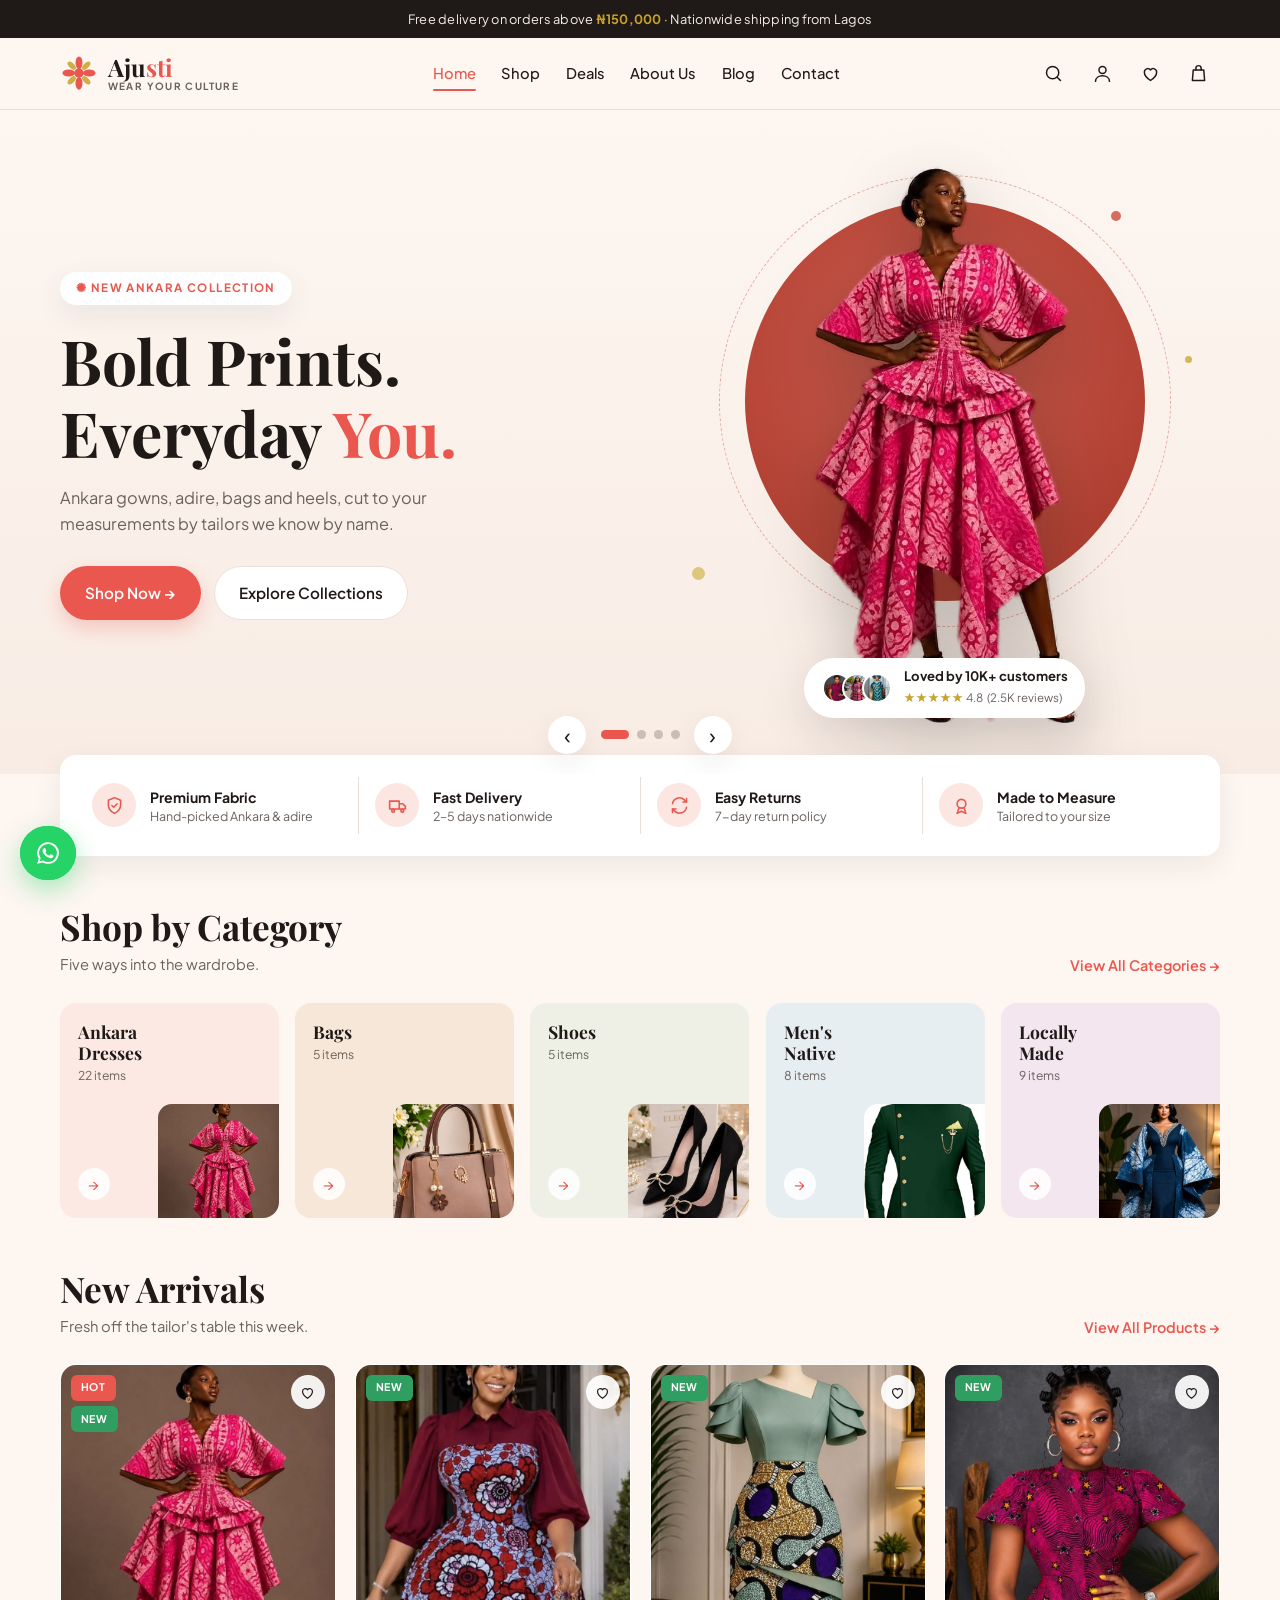
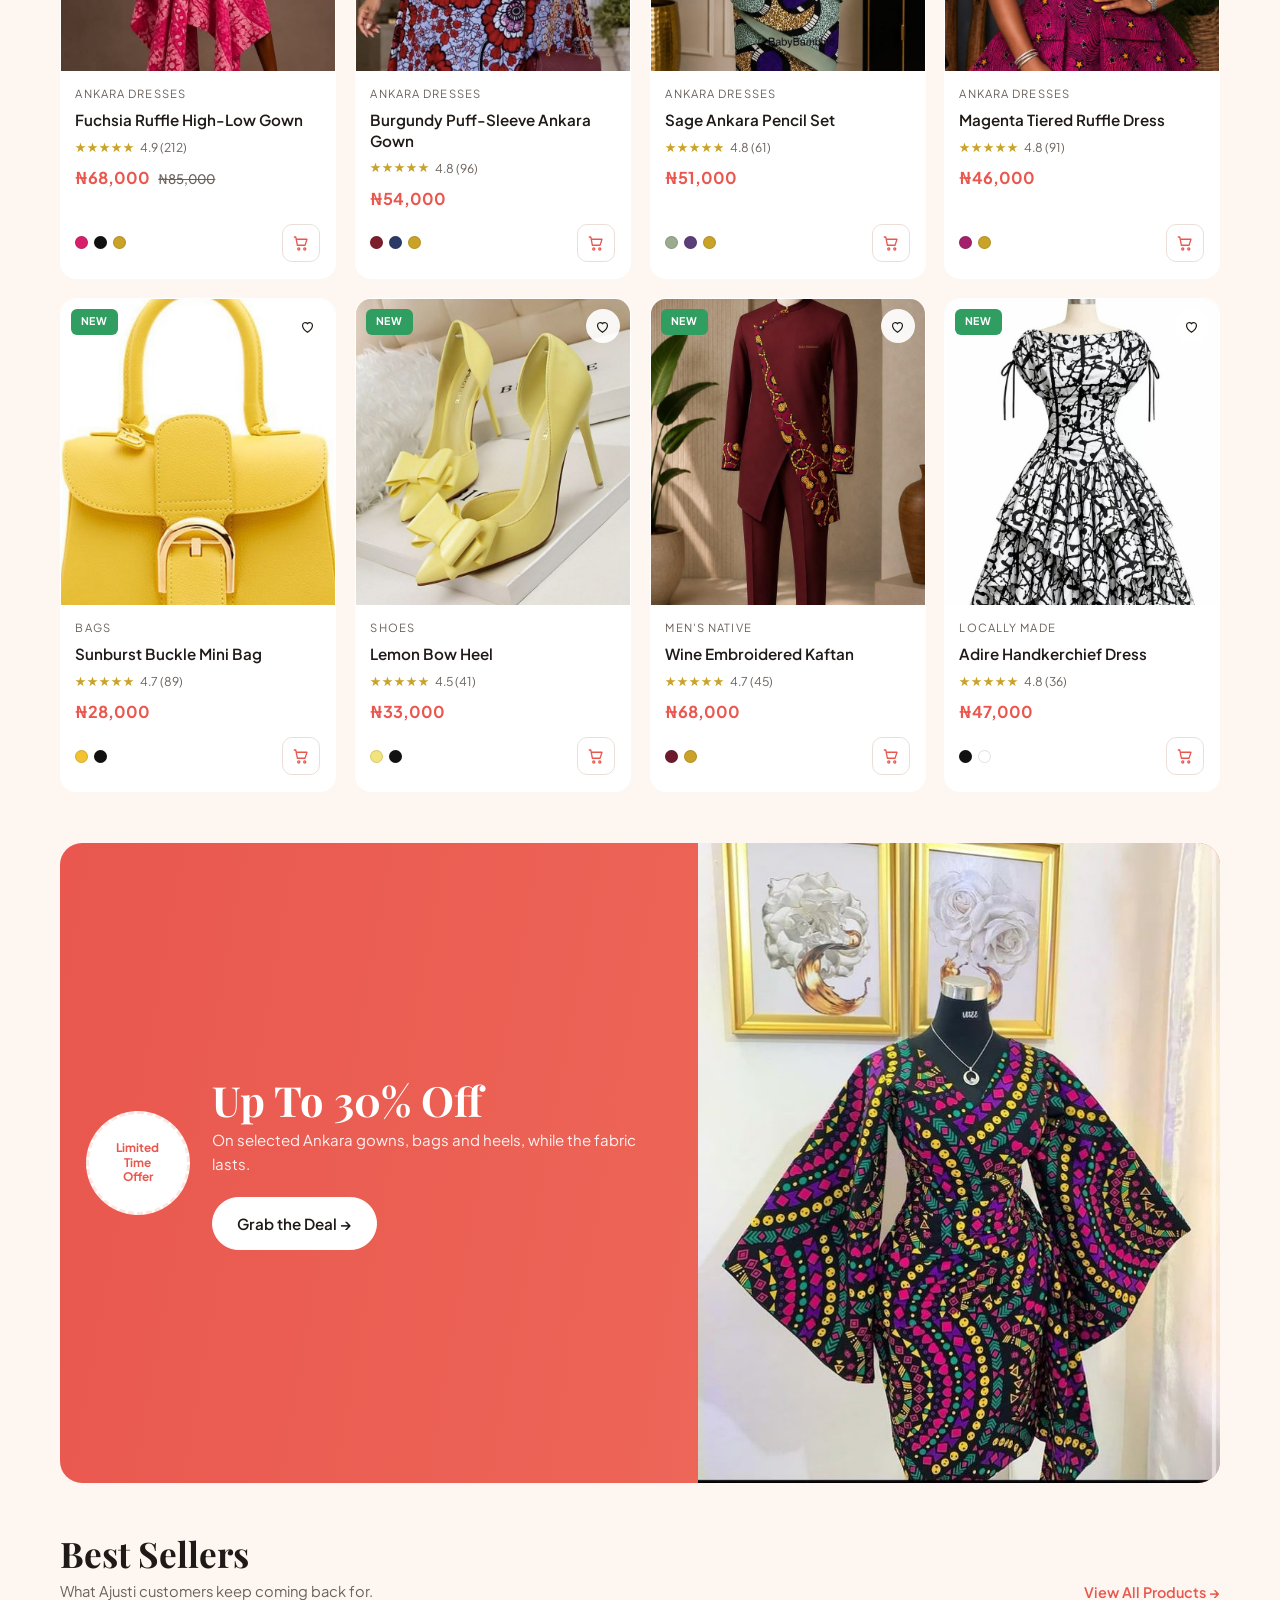
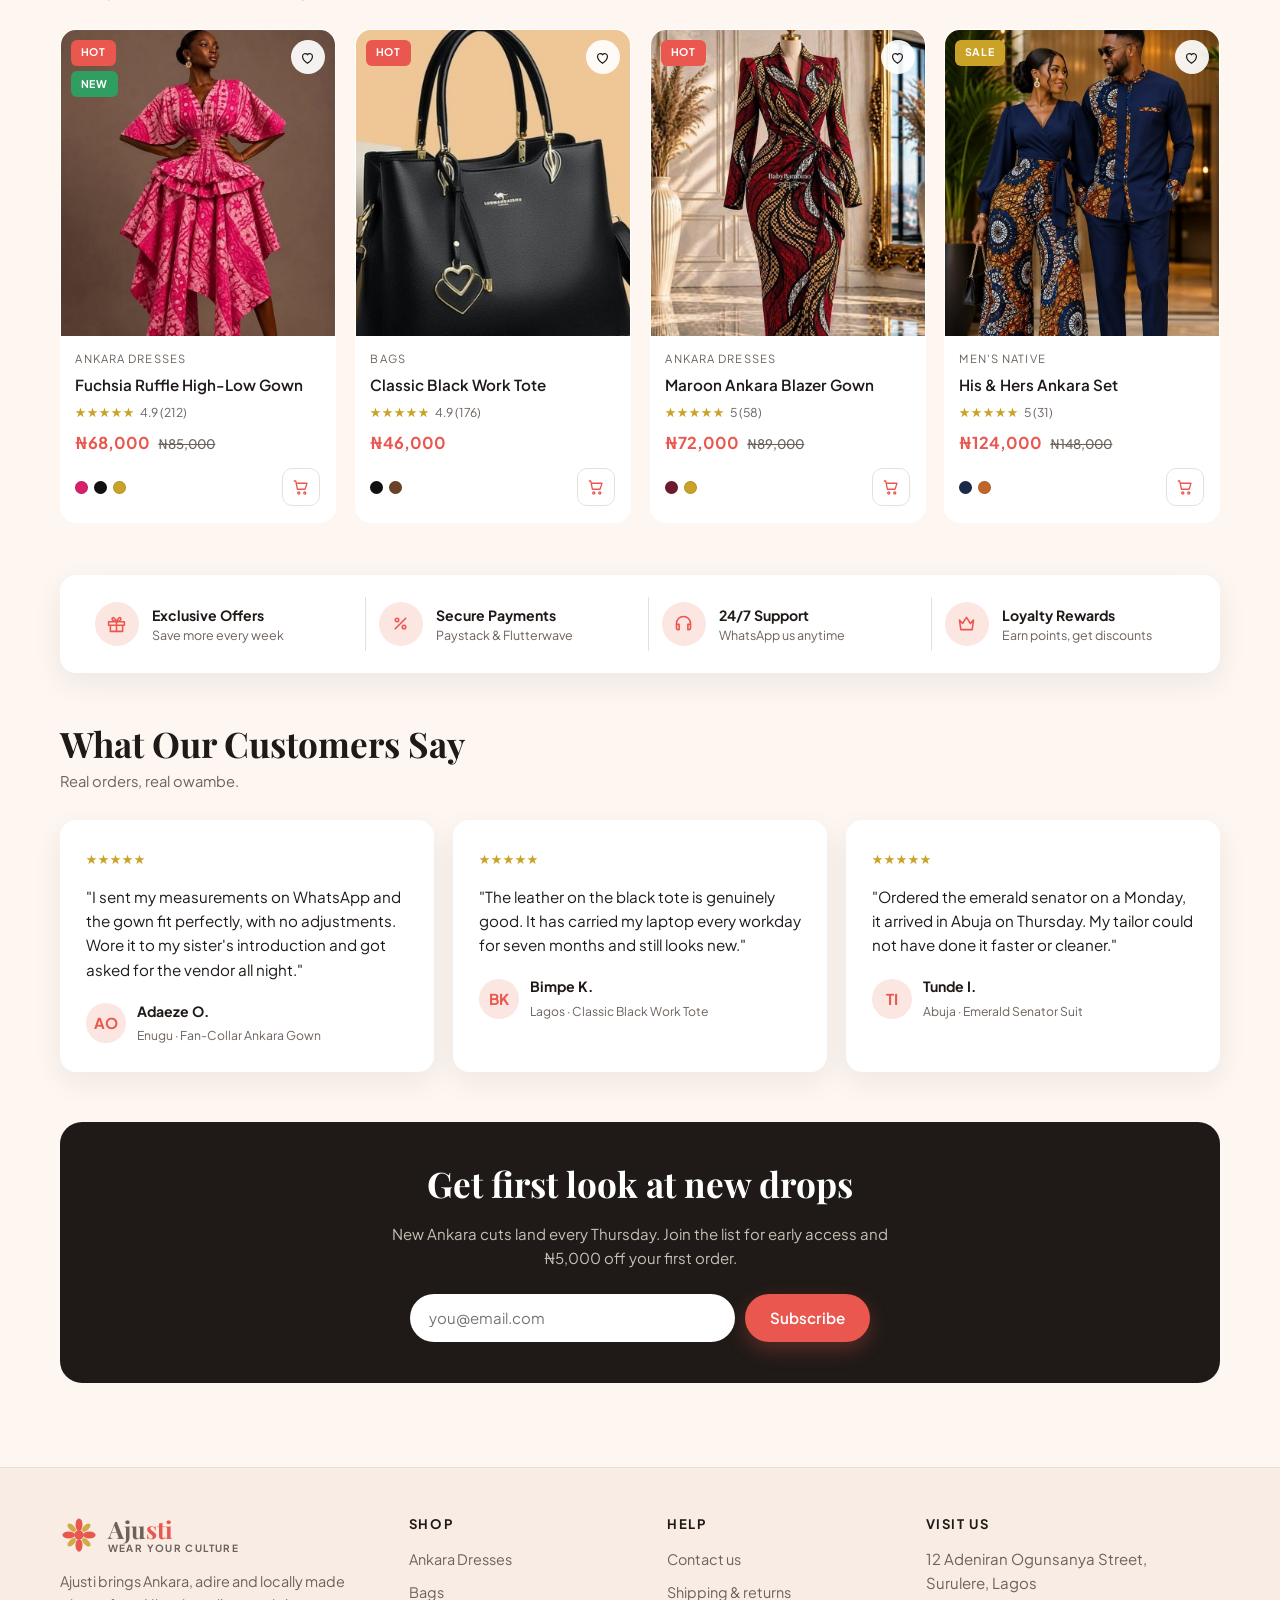
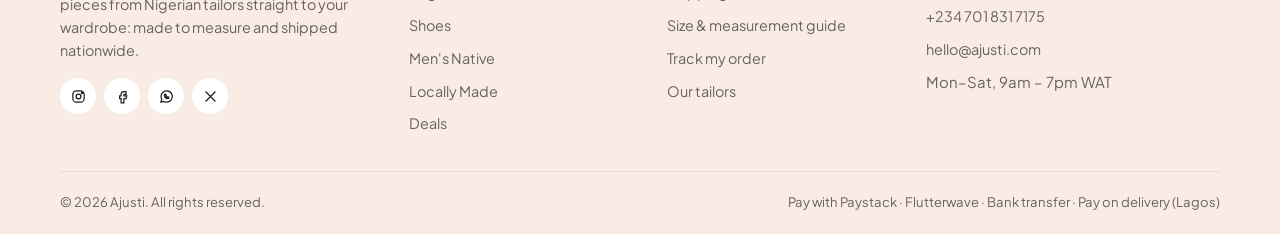
<file: index.html>
<!DOCTYPE html>
<html lang="en">
<head>
<meta charset="utf-8">
<meta name="viewport" content="width=device-width, initial-scale=1">
<title>Ajusti | Ankara Dresses, Bags, Shoes &amp; Locally Made Fashion</title>
<meta name="description" content="Ajusti sells Ankara dresses, adire, bags, shoes and locally made Nigerian fashion. Made-to-measure pieces from Lagos tailors, shipped nationwide.">
<link rel="icon" href="data:image/svg+xml,<svg xmlns='http://www.w3.org/2000/svg' viewBox='0 0 32 32'><circle cx='16' cy='16' r='14' fill='%23e9574e'/><text x='16' y='23' font-size='18' font-family='Georgia' fill='white' text-anchor='middle'>A</text></svg>">
<link rel="preconnect" href="https://fonts.googleapis.com">
<link rel="preconnect" href="https://fonts.gstatic.com" crossorigin>
<link href="https://fonts.googleapis.com/css2?family=Playfair+Display:wght@600;700;800&family=Plus+Jakarta+Sans:wght@400;500;600;700&display=swap" rel="stylesheet">
<link rel="manifest" href="manifest.webmanifest">
<meta name="theme-color" content="#e9574e">
<meta name="apple-mobile-web-app-capable" content="yes">
<meta name="apple-mobile-web-app-status-bar-style" content="default">
<meta name="apple-mobile-web-app-title" content="Ajusti">
<link rel="apple-touch-icon" href="assets/icons/apple-touch-icon.png">
<link rel="stylesheet" href="css/style.css">
</head>
<body data-page="index.html">
<div data-shell="header"></div>

<!-- ============ HERO CAROUSEL ============ -->
<section class="hero" id="hero" aria-roledescription="carousel" aria-label="Featured collections">
  <div class="hero-slides" id="heroSlides">
    <div class="hero-slide on anim" data-slide="0"
         style="--disc:#c8402f;--art-h:560px"
         role="group" aria-roledescription="slide" aria-label="1 of 4">
      <div class="hero-inner">
        <div class="hero-copy">
          <span class="eyebrow">✺ New Ankara Collection</span>
          <h1>Bold Prints.<br>Everyday <em>You.</em></h1>
          <p>Ankara gowns, adire, bags and heels, cut to your measurements by tailors we know by name.</p>
          <div class="hero-cta">
            <a class="btn btn-primary" href="shop.html?cat=ankara-dresses">Shop Now →</a>
            <a class="btn btn-ghost" href="#categories">Explore Collections</a>
          </div>
        </div>
        <div class="hero-art">
          <div class="hero-blob"></div>
          <span class="hero-dot d1"></span><span class="hero-dot d2"></span><span class="hero-dot d3"></span>
          <img src="assets/site/hero-model.webp" alt="Model wearing a fuchsia Ankara ruffle gown" width="476" height="1000" fetchpriority="high">
          <div class="hero-proof">
            <span class="avatars"><span style="background-image:url(assets/products/magenta-ankara-ruffle-dress.jpg)"></span><span style="background-image:url(assets/products/ankara-boubou-maxi.jpg)"></span><span style="background-image:url(assets/products/turquoise-lace-boubou.jpg)"></span></span>
            <span><b>Loved by 10K+ customers</b><small><span class="stars">★★★★★</span> 4.8 &nbsp;(2.5K reviews)</small></span>
          </div>
        </div>
      </div>
    </div>
    <div class="hero-slide" data-slide="1"
         style="--disc:#b5622f;--art-h:560px" aria-hidden="true"
         role="group" aria-roledescription="slide" aria-label="2 of 4">
      <div class="hero-inner">
        <div class="hero-copy">
          <span class="eyebrow">✺ His &amp; Hers</span>
          <h1>Step Out.<br><em>Together.</em></h1>
          <p>Matching Ankara sets and senator suits, tailored for both of you and sent out as one order.</p>
          <div class="hero-cta">
            <a class="btn btn-primary" href="shop.html?cat=mens-native">Shop Men's Native →</a>
            <a class="btn btn-ghost" href="product.html?id=couple-ankara-set">See couple sets</a>
          </div>
        </div>
        <div class="hero-art">
          <div class="hero-blob"></div>
          <span class="hero-dot d1"></span><span class="hero-dot d2"></span><span class="hero-dot d3"></span>
          <img src="assets/site/hero-couple.webp" alt="Couple in matching navy and Ankara outfits" width="593" height="1000" loading="lazy">
          <div class="hero-proof">
            <span class="avatars"><span style="background-image:url(assets/products/couple-ankara-set.jpg)"></span><span style="background-image:url(assets/products/emerald-senator-suit.jpg)"></span><span style="background-image:url(assets/products/kente-agbada-suit.jpg)"></span></span>
            <span><b>Dressed 500+ couples</b><small>Aso-ebi and family orders welcome</small></span>
          </div>
        </div>
      </div>
    </div>
    <div class="hero-slide" data-slide="2"
         style="--disc:#e9574e;--art-h:560px" aria-hidden="true"
         role="group" aria-roledescription="slide" aria-label="3 of 4">
      <div class="hero-inner">
        <div class="hero-copy">
          <span class="eyebrow">✺ Hand-Dyed in Nigeria</span>
          <h1>Adire.<br><em>One of One.</em></h1>
          <p>Indigo dyed by hand, then cut to order. No two pieces ever come out of the vat the same.</p>
          <div class="hero-cta">
            <a class="btn btn-primary" href="shop.html?cat=locally-made">Shop Locally Made →</a>
            <a class="btn btn-ghost" href="blog.html">How adire is made</a>
          </div>
        </div>
        <div class="hero-art">
          <div class="hero-blob"></div>
          <span class="hero-dot d1"></span><span class="hero-dot d2"></span><span class="hero-dot d3"></span>
          <img src="assets/site/hero-adire.webp" alt="Model wearing an indigo adire evening gown" width="609" height="1000" loading="lazy">
          <div class="hero-proof">
            <span class="avatars"><span style="background-image:url(assets/products/indigo-adire-flare-dress.jpg)"></span><span style="background-image:url(assets/products/monochrome-adire-handkerchief-dress.jpg)"></span><span style="background-image:url(assets/products/turquoise-lace-boubou.jpg)"></span></span>
            <span><b>Cut to order in 10–14 days</b><small>Free custom measurements on every piece</small></span>
          </div>
        </div>
      </div>
    </div>
    <div class="hero-slide" data-slide="3"
         style="--disc:#c9a227;--art-h:470px" aria-hidden="true"
         role="group" aria-roledescription="slide" aria-label="4 of 4">
      <div class="hero-inner">
        <div class="hero-copy">
          <span class="eyebrow">✺ Bags &amp; Heels</span>
          <h1>Finish the<br><em>Look.</em></h1>
          <p>Leather bags built for Lagos traffic, and heels with a padded insole you can actually walk in.</p>
          <div class="hero-cta">
            <a class="btn btn-primary" href="shop.html?cat=bags">Shop Bags →</a>
            <a class="btn btn-ghost" href="shop.html?cat=shoes">Shop Shoes</a>
          </div>
        </div>
        <div class="hero-art">
          <div class="hero-blob"></div>
          <span class="hero-dot d1"></span><span class="hero-dot d2"></span><span class="hero-dot d3"></span>
          <img src="assets/site/hero-bag.webp" alt="Black leather work tote with gold hardware" width="592" height="700" loading="lazy">
          <div class="hero-proof">
            <span class="avatars"><span style="background-image:url(assets/products/black-classic-tote.jpg)"></span><span style="background-image:url(assets/products/black-bow-stiletto.jpg)"></span><span style="background-image:url(assets/products/nude-pearl-handbag.jpg)"></span></span>
            <span><b>Free delivery above ₦150,000</b><small>Pay on delivery within Lagos</small></span>
          </div>
        </div>
      </div>
    </div>
  </div>
  <div class="hero-controls">
    <button class="hero-arrow" id="heroPrev" aria-label="Previous slide">‹</button>
    <div class="hero-dots" id="heroDots" aria-label="Choose slide"><button class="hero-dot-btn on" data-goto="0" aria-label="Show slide 1" aria-current="true"></button><button class="hero-dot-btn" data-goto="1" aria-label="Show slide 2"></button><button class="hero-dot-btn" data-goto="2" aria-label="Show slide 3"></button><button class="hero-dot-btn" data-goto="3" aria-label="Show slide 4"></button></div>
    <button class="hero-arrow" id="heroNext" aria-label="Next slide">›</button>
  </div>
</section>

<!-- ============ TRUST STRIP ============ -->
<div class="wrap">
  <div class="trust" id="trust"></div>
</div>

<!-- ============ CATEGORIES ============ -->
<section id="categories">
  <div class="wrap">
    <div class="sec-head">
      <div>
        <h2>Shop by Category</h2>
        <p>Five ways into the wardrobe.</p>
      </div>
      <a class="link-more" href="shop.html">View All Categories →</a>
    </div>
    <div class="cat-grid" id="catGrid"></div>
  </div>
</section>

<!-- ============ NEW ARRIVALS ============ -->
<section style="padding-top:0">
  <div class="wrap">
    <div class="sec-head">
      <div>
        <h2>New Arrivals</h2>
        <p>Fresh off the tailor's table this week.</p>
      </div>
      <a class="link-more" href="shop.html?sort=new">View All Products →</a>
    </div>
    <div class="product-grid" id="newGrid"></div>
  </div>
</section>

<!-- ============ DEAL BANNER ============ -->
<section style="padding-top:0">
  <div class="wrap">
    <div class="deal">
      <div class="deal-stamp">Limited<br>Time<br>Offer</div>
      <div class="deal-copy with-stamp">
        <h2>Up To 30% Off</h2>
        <p>On selected Ankara gowns, bags and heels, while the fabric lasts.</p>
        <a class="btn btn-ghost" href="deals.html">Grab the Deal →</a>
      </div>
      <div class="deal-img"><img src="assets/site/deal-banner.jpg" alt="Rainbow Ankara kimono on a rail"></div>
    </div>
  </div>
</section>

<!-- ============ BEST SELLERS ============ -->
<section style="padding-top:0">
  <div class="wrap">
    <div class="sec-head">
      <div>
        <h2>Best Sellers</h2>
        <p>What Ajusti customers keep coming back for.</p>
      </div>
      <a class="link-more" href="shop.html?sort=rating">View All Products →</a>
    </div>
    <div class="product-grid" id="bestGrid"></div>
  </div>
</section>

<!-- ============ PERKS ============ -->
<div class="wrap">
  <div class="perks" id="perks"></div>
</div>

<!-- ============ TESTIMONIALS ============ -->
<section>
  <div class="wrap">
    <div class="sec-head"><div><h2>What Our Customers Say</h2><p>Real orders, real owambe.</p></div></div>
    <div class="quote-grid">
      <div class="quote">
        <span class="stars">★★★★★</span>
        <p>"I sent my measurements on WhatsApp and the gown fit perfectly, with no adjustments. Wore it to my sister's introduction and got asked for the vendor all night."</p>
        <div class="who"><div>AO</div><span><b>Adaeze O.</b><small>Enugu · Fan-Collar Ankara Gown</small></span></div>
      </div>
      <div class="quote">
        <span class="stars">★★★★★</span>
        <p>"The leather on the black tote is genuinely good. It has carried my laptop every workday for seven months and still looks new."</p>
        <div class="who"><div>BK</div><span><b>Bimpe K.</b><small>Lagos · Classic Black Work Tote</small></span></div>
      </div>
      <div class="quote">
        <span class="stars">★★★★★</span>
        <p>"Ordered the emerald senator on a Monday, it arrived in Abuja on Thursday. My tailor could not have done it faster or cleaner."</p>
        <div class="who"><div>TI</div><span><b>Tunde I.</b><small>Abuja · Emerald Senator Suit</small></span></div>
      </div>
    </div>
  </div>
</section>

<!-- ============ NEWSLETTER ============ -->
<section style="padding-top:0">
  <div class="wrap">
    <div class="newsletter">
      <h2>Get first look at new drops</h2>
      <p>New Ankara cuts land every Thursday. Join the list for early access and ₦5,000 off your first order.</p>
      <form data-fake-submit="You're on the list. Check your inbox for the ₦5,000 code.">
        <input type="email" required placeholder="you@email.com" aria-label="Email address">
        <button class="btn btn-primary" type="submit">Subscribe</button>
      </form>
    </div>
  </div>
</section>

<div data-shell="footer"></div>

<script src="js/products.js"></script>
<script src="js/main.js"></script>
<script>
document.addEventListener('DOMContentLoaded', () => {
  // trust + perks strips
  const strip = (el, items) => el.innerHTML = items.map(([i, t, s]) =>
    `<div><span class="trust-ico">${svg(i)}</span><span><b>${t}</b><small>${s}</small></span></div>`).join('');
  strip(document.getElementById('trust'), [
    ['shield', 'Premium Fabric', 'Hand-picked Ankara &amp; adire'],
    ['truck', 'Fast Delivery', '2–5 days nationwide'],
    ['refresh', 'Easy Returns', '7-day return policy'],
    ['medal', 'Made to Measure', 'Tailored to your size']
  ]);
  strip(document.getElementById('perks'), [
    ['gift', 'Exclusive Offers', 'Save more every week'],
    ['percent', 'Secure Payments', 'Paystack &amp; Flutterwave'],
    ['headset', '24/7 Support', 'WhatsApp us anytime'],
    ['crown', 'Loyalty Rewards', 'Earn points, get discounts']
  ]);

  // category cards
  const COVER = {
    'ankara-dresses': 'fuchsia-ruffle-highlow', 'bags': 'nude-pearl-handbag', 'shoes': 'black-bow-stiletto',
    'mens-native': 'emerald-senator-suit', 'locally-made': 'indigo-adire-evening-gown'
  };
  document.getElementById('catGrid').innerHTML = CATEGORIES.map(c => {
    const n = PRODUCTS.filter(p => p.cat === c.slug).length;
    return `<a class="cat-card" href="shop.html?cat=${c.slug}" style="background:${c.tint}">
      <img src="assets/products/${COVER[c.slug]}.jpg" alt="">
      <b>${c.name}</b>
      <small>${n} items</small>
      <span class="arrow">→</span>
    </a>`;
  }).join('');

  // grids
  const byTag = t => PRODUCTS.filter(p => (p.tags || []).includes(t));
  const newest = [...byTag('new'), ...PRODUCTS.filter(p => !(p.tags || []).includes('new'))].slice(0, 8);
  renderGrid(document.getElementById('newGrid'), newest);
  renderGrid(document.getElementById('bestGrid'),
    [...PRODUCTS].sort((a, b) => (b.rating * 100 + b.reviews / 10) - (a.rating * 100 + a.reviews / 10)).slice(0, 4));


  /* ---------- hero carousel ---------- */
  const slides = [...document.querySelectorAll('.hero-slide')];
  if (slides.length > 1) {
    const dots = [...document.querySelectorAll('.hero-dot-btn')];
    const hero = document.getElementById('hero');
    const reduced = window.matchMedia('(prefers-reduced-motion: reduce)').matches;
    const DELAY = 6500;
    let current = 0, timer = null, paused = false;

    function show(next) {
      next = (next + slides.length) % slides.length;
      if (next === current) return;
      slides.forEach((s, i) => {
        const on = i === next;
        s.classList.toggle('on', on);
        s.toggleAttribute('aria-hidden', !on);
        // restart the entrance animation for the slide coming in
        s.classList.remove('anim');
        if (on) { void s.offsetWidth; s.classList.add('anim'); }
      });
      dots.forEach((d, i) => {
        d.classList.toggle('on', i === next);
        i === next ? d.setAttribute('aria-current', 'true') : d.removeAttribute('aria-current');
      });
      current = next;
    }

    const stop  = () => { clearInterval(timer); timer = null; };
    const start = () => {
      stop();
      if (reduced || paused) return;
      timer = setInterval(() => show(current + 1), DELAY);
    };

    document.getElementById('heroNext').addEventListener('click', () => { show(current + 1); start(); });
    document.getElementById('heroPrev').addEventListener('click', () => { show(current - 1); start(); });
    dots.forEach(d => d.addEventListener('click', () => { show(+d.dataset.goto); start(); }));

    // pause while someone is reading or interacting, and when the tab is hidden
    ['mouseenter', 'focusin'].forEach(ev =>
      hero.addEventListener(ev, () => { paused = true; stop(); }));
    ['mouseleave', 'focusout'].forEach(ev =>
      hero.addEventListener(ev, () => { paused = false; start(); }));
    document.addEventListener('visibilitychange', () => document.hidden ? stop() : start());

    // swipe
    let x0 = null;
    hero.addEventListener('touchstart', e => { x0 = e.touches[0].clientX; stop(); }, { passive: true });
    hero.addEventListener('touchend', e => {
      if (x0 === null) return;
      const dx = e.changedTouches[0].clientX - x0;
      if (Math.abs(dx) > 45) show(current + (dx < 0 ? 1 : -1));
      x0 = null; start();
    }, { passive: true });

    // arrow keys when focus is inside the hero
    hero.addEventListener('keydown', e => {
      if (e.key === 'ArrowRight') { show(current + 1); start(); }
      if (e.key === 'ArrowLeft')  { show(current - 1); start(); }
    });

    start();
  }

  // demo form handling
  document.querySelectorAll('[data-fake-submit]').forEach(f => f.addEventListener('submit', e => {
    e.preventDefault(); toast(f.dataset.fakeSubmit); f.reset();
  }));
});
</script>
</body>
</html>
</file>
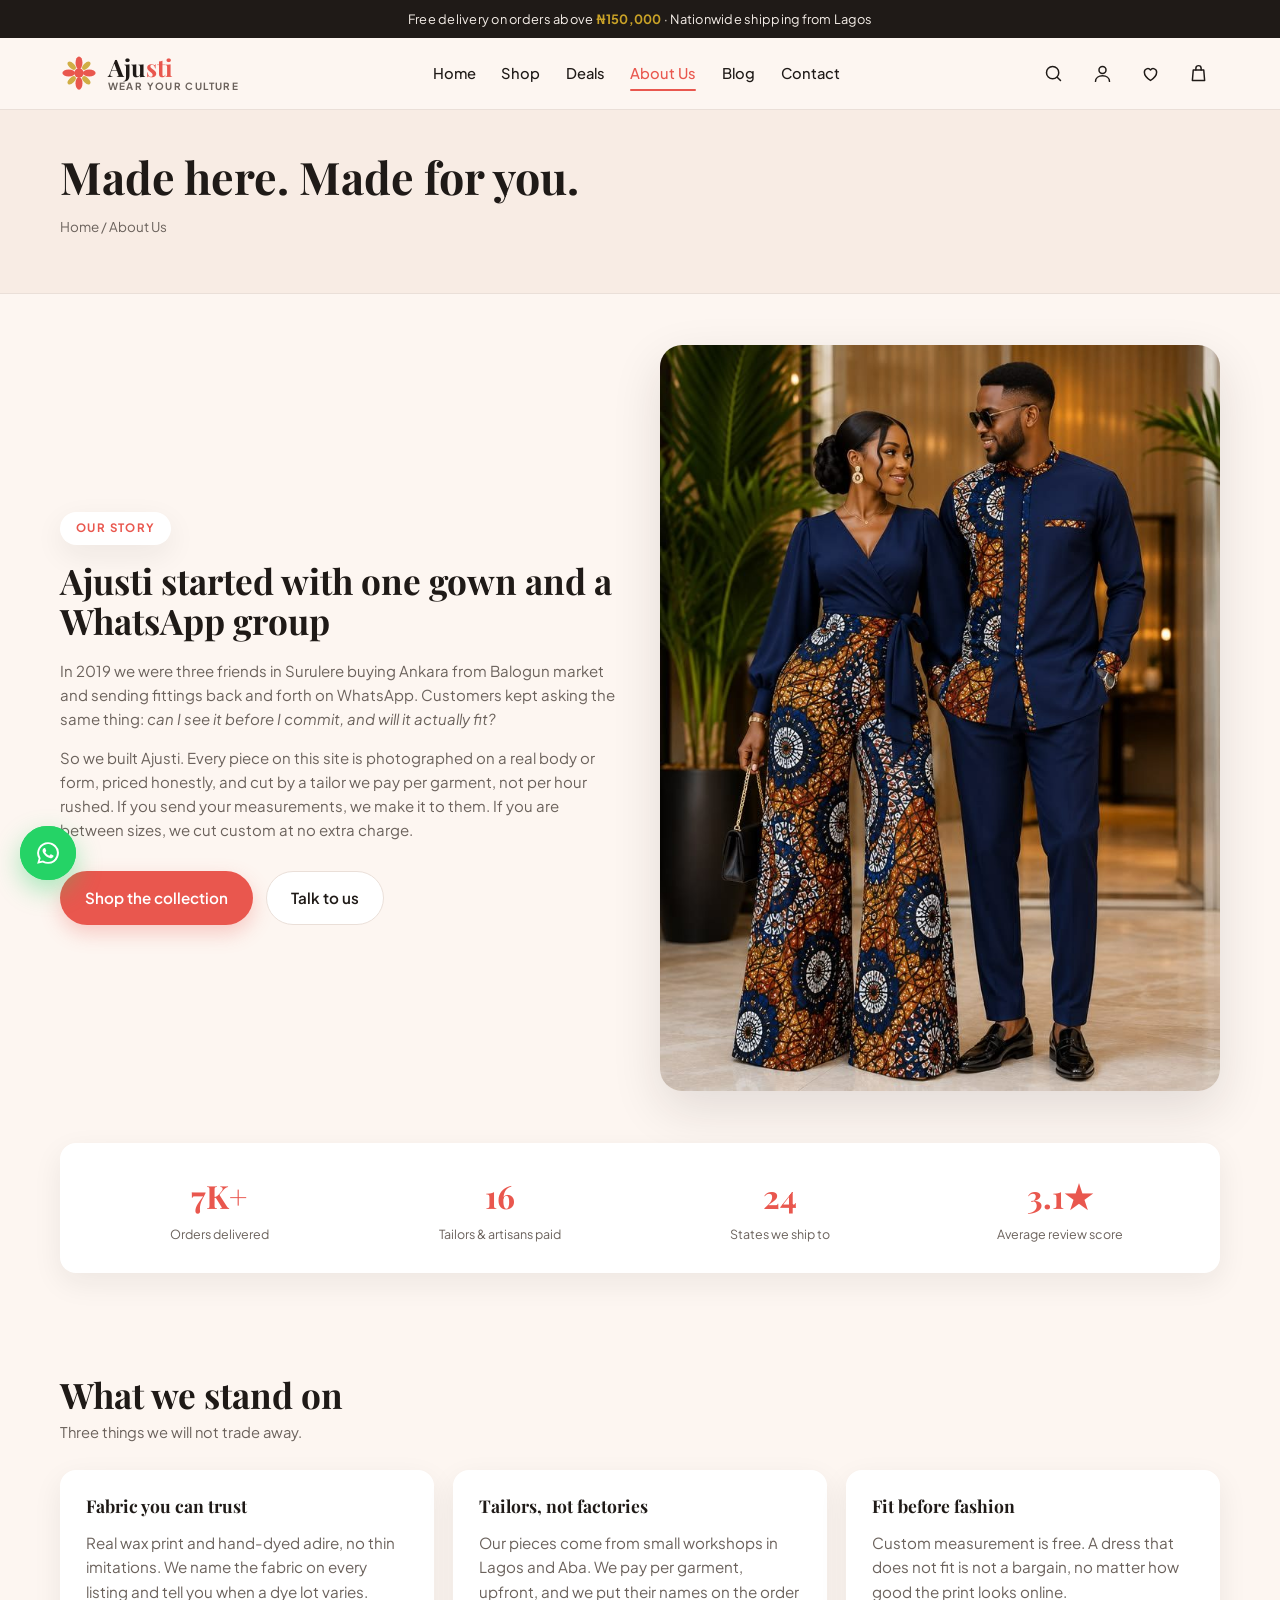
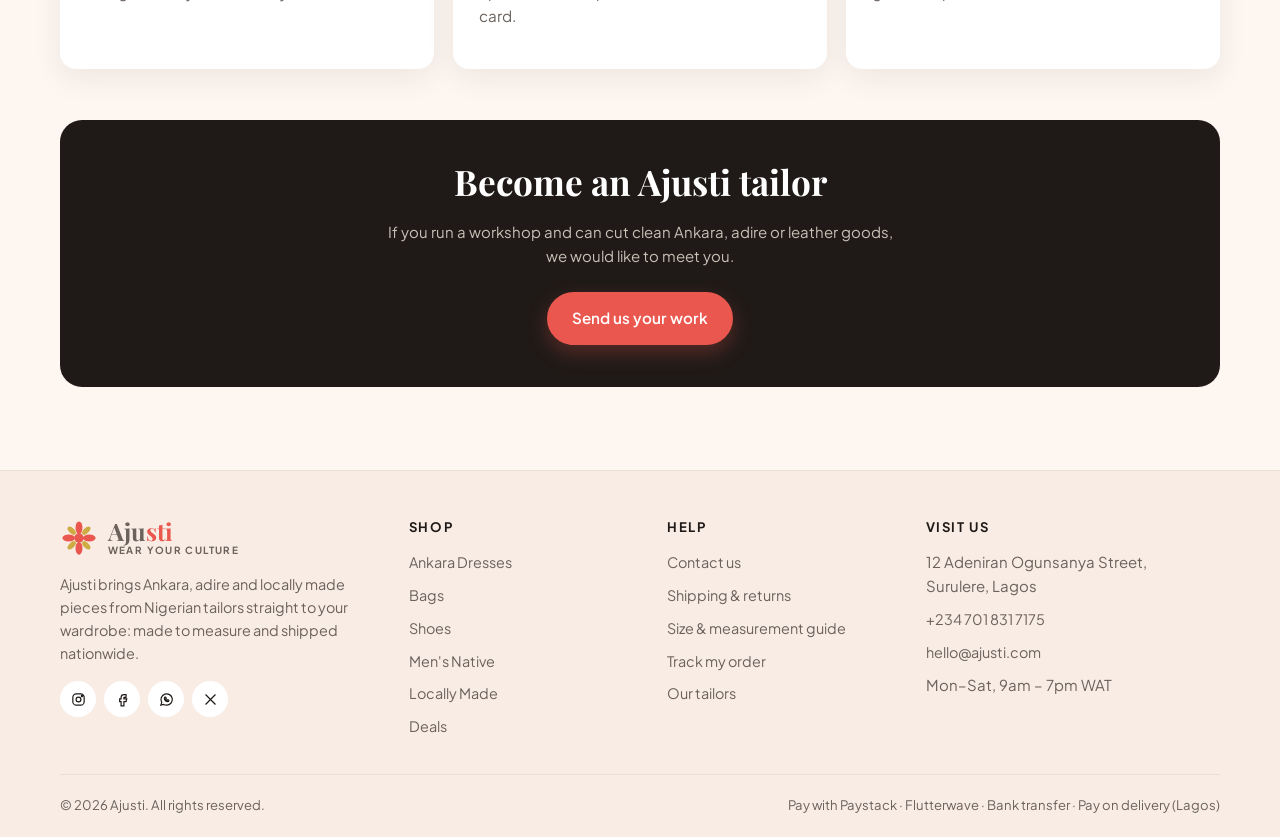
<file: about.html>
<!DOCTYPE html>
<html lang="en">
<head>
<meta charset="utf-8">
<meta name="viewport" content="width=device-width, initial-scale=1">
<title>About Us | Ajusti</title>
<meta name="description" content="Ajusti works with Nigerian tailors to make Ankara, adire and locally made pieces to measure.">
<link rel="icon" href="data:image/svg+xml,<svg xmlns='http://www.w3.org/2000/svg' viewBox='0 0 32 32'><circle cx='16' cy='16' r='14' fill='%23e9574e'/><text x='16' y='23' font-size='18' font-family='Georgia' fill='white' text-anchor='middle'>A</text></svg>">
<link rel="preconnect" href="https://fonts.googleapis.com">
<link rel="preconnect" href="https://fonts.gstatic.com" crossorigin>
<link href="https://fonts.googleapis.com/css2?family=Playfair+Display:wght@600;700;800&family=Plus+Jakarta+Sans:wght@400;500;600;700&display=swap" rel="stylesheet">
<link rel="manifest" href="manifest.webmanifest">
<meta name="theme-color" content="#e9574e">
<meta name="apple-mobile-web-app-capable" content="yes">
<meta name="apple-mobile-web-app-status-bar-style" content="default">
<meta name="apple-mobile-web-app-title" content="Ajusti">
<link rel="apple-touch-icon" href="assets/icons/apple-touch-icon.png">
<link rel="stylesheet" href="css/style.css">
</head>
<body data-page="about.html">
<div data-shell="header"></div>

<div class="page-head">
  <div class="wrap">
    <h1>Made here. Made for you.</h1>
    <p class="crumbs"><a href="index.html">Home</a> / About Us</p>
  </div>
</div>

<section>
  <div class="wrap split">
    <div>
      <span class="eyebrow">Our story</span>
      <h2 style="margin-top:1rem">Ajusti started with one gown and a WhatsApp group</h2>
      <p class="muted">In 2019 we were three friends in Surulere buying Ankara from Balogun market and sending
      fittings back and forth on WhatsApp. Customers kept asking the same thing: <em>can I see it before I
      commit, and will it actually fit?</em></p>
      <p class="muted">So we built Ajusti. Every piece on this site is photographed on a real body or form,
      priced honestly, and cut by a tailor we pay per garment, not per hour rushed. If you send your
      measurements, we make it to them. If you are between sizes, we cut custom at no extra charge.</p>
      <div class="hero-cta">
        <a class="btn btn-primary" href="shop.html">Shop the collection</a>
        <a class="btn btn-ghost" href="contact.html">Talk to us</a>
      </div>
    </div>
    <img src="assets/site/about-couple.jpg" alt="Couple in matching Ankara outfits">
  </div>
</section>

<section style="padding-top:0">
  <div class="wrap">
    <div class="card">
      <div class="stat-row">
        <div><b data-count="10" data-suffix="K+">10K+</b><small>Orders delivered</small></div>
        <div><b data-count="24">24</b><small>Tailors &amp; artisans paid</small></div>
        <div><b data-count="36">36</b><small>States we ship to</small></div>
        <div><b data-count="4.8" data-suffix="★">4.8★</b><small>Average review score</small></div>
      </div>
    </div>
  </div>
</section>

<section>
  <div class="wrap">
    <div class="sec-head"><div><h2>What we stand on</h2><p>Three things we will not trade away.</p></div></div>
    <div class="quote-grid">
      <div class="quote"><h3 style="margin-top:0">Fabric you can trust</h3>
        <p class="muted">Real wax print and hand-dyed adire, no thin imitations. We name the fabric on every listing and tell you when a dye lot varies.</p></div>
      <div class="quote"><h3 style="margin-top:0">Tailors, not factories</h3>
        <p class="muted">Our pieces come from small workshops in Lagos and Aba. We pay per garment, upfront, and we put their names on the order card.</p></div>
      <div class="quote"><h3 style="margin-top:0">Fit before fashion</h3>
        <p class="muted">Custom measurement is free. A dress that does not fit is not a bargain, no matter how good the print looks online.</p></div>
    </div>
  </div>
</section>

<section style="padding-top:0">
  <div class="wrap">
    <div class="newsletter">
      <h2>Become an Ajusti tailor</h2>
      <p>If you run a workshop and can cut clean Ankara, adire or leather goods, we would like to meet you.</p>
      <a class="btn btn-primary" href="contact.html">Send us your work</a>
    </div>
  </div>
</section>

<div data-shell="footer"></div>
<script src="js/products.js"></script>
<script src="js/main.js"></script>
</body>
</html>
</file>
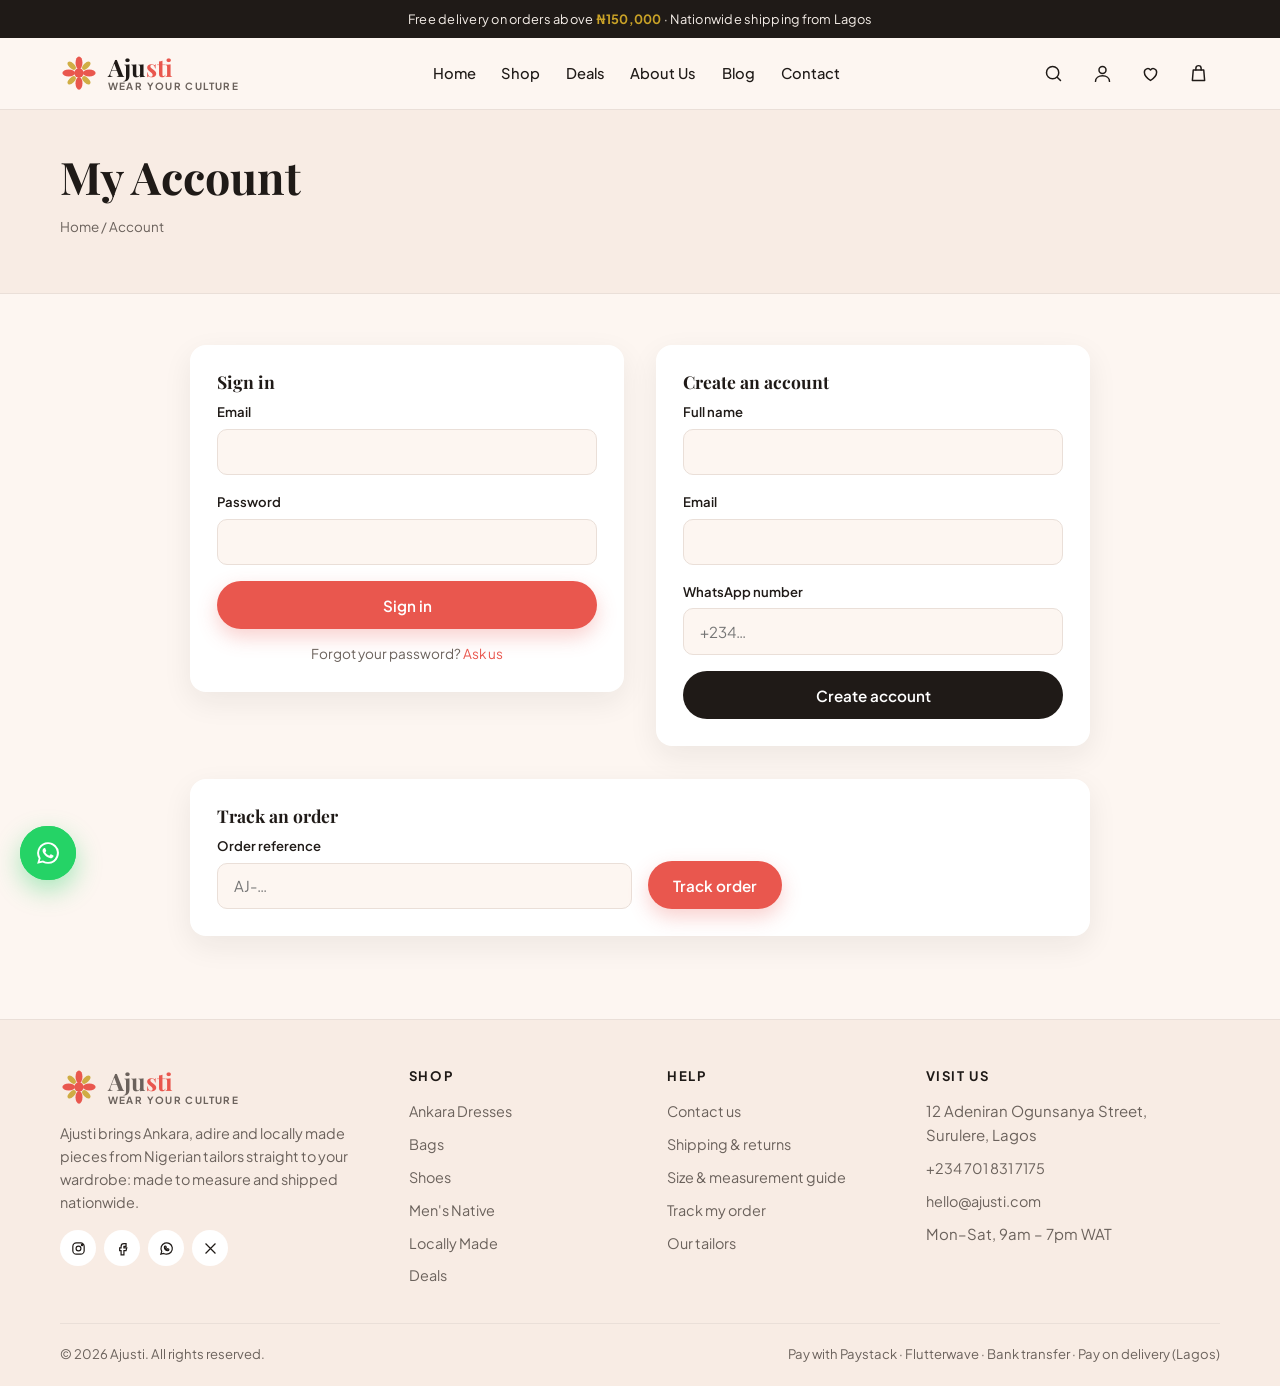
<file: account.html>
<!DOCTYPE html>
<html lang="en">
<head>
<meta charset="utf-8">
<meta name="viewport" content="width=device-width, initial-scale=1">
<title>My Account | Ajusti</title>
<meta name="description" content="Sign in to your Ajusti account to track orders and manage addresses.">
<link rel="icon" href="data:image/svg+xml,<svg xmlns='http://www.w3.org/2000/svg' viewBox='0 0 32 32'><circle cx='16' cy='16' r='14' fill='%23e9574e'/><text x='16' y='23' font-size='18' font-family='Georgia' fill='white' text-anchor='middle'>A</text></svg>">
<link rel="preconnect" href="https://fonts.googleapis.com">
<link rel="preconnect" href="https://fonts.gstatic.com" crossorigin>
<link href="https://fonts.googleapis.com/css2?family=Playfair+Display:wght@600;700;800&family=Plus+Jakarta+Sans:wght@400;500;600;700&display=swap" rel="stylesheet">
<link rel="manifest" href="manifest.webmanifest">
<meta name="theme-color" content="#e9574e">
<meta name="apple-mobile-web-app-capable" content="yes">
<meta name="apple-mobile-web-app-status-bar-style" content="default">
<meta name="apple-mobile-web-app-title" content="Ajusti">
<link rel="apple-touch-icon" href="assets/icons/apple-touch-icon.png">
<link rel="stylesheet" href="css/style.css">
</head>
<body data-page="account.html">
<div data-shell="header"></div>

<div class="page-head">
  <div class="wrap">
    <h1>My Account</h1>
    <p class="crumbs"><a href="index.html">Home</a> / Account</p>
  </div>
</div>

<section>
  <div class="wrap" style="max-width:940px">
    <div class="two-col" style="gap:2rem;align-items:start">
      <form class="card" data-fake-submit="Demo store: sign-in is not wired up yet.">
        <h3 style="margin-top:0">Sign in</h3>
        <div class="field"><label for="e1">Email</label><input id="e1" type="email" required></div>
        <div class="field"><label for="p1">Password</label><input id="p1" type="password" required></div>
        <button class="btn btn-primary btn-block" type="submit">Sign in</button>
        <p class="muted center" style="font-size:.85rem;margin-bottom:0">Forgot your password? <a href="contact.html" style="color:var(--coral)">Ask us</a></p>
      </form>
      <form class="card" data-fake-submit="Thanks, we'll set your account up and email you.">
        <h3 style="margin-top:0">Create an account</h3>
        <div class="field"><label for="n2">Full name</label><input id="n2" required></div>
        <div class="field"><label for="e2">Email</label><input id="e2" type="email" required></div>
        <div class="field"><label for="w2">WhatsApp number</label><input id="w2" type="tel" required placeholder="+234…"></div>
        <button class="btn btn-dark btn-block" type="submit">Create account</button>
      </form>
    </div>

    <div class="card" style="margin-top:2rem">
      <h3 style="margin-top:0">Track an order</h3>
      <form class="two-col" data-fake-submit="Order not found in this demo. Try AJ-XXXXX from a real order email.">
        <div class="field" style="margin-bottom:0"><label for="ref">Order reference</label><input id="ref" placeholder="AJ-…" required></div>
        <div class="field" style="margin-bottom:0;display:flex;align-items:flex-end"><button class="btn btn-primary" type="submit">Track order</button></div>
      </form>
    </div>
  </div>
</section>

<div data-shell="footer"></div>
<script src="js/products.js"></script>
<script src="js/main.js"></script>
<script>
document.addEventListener('DOMContentLoaded', () => {
  document.querySelectorAll('[data-fake-submit]').forEach(f => f.addEventListener('submit', e => {
    e.preventDefault(); toast(f.dataset.fakeSubmit);
  }));
});
</script>
</body>
</html>
</file>
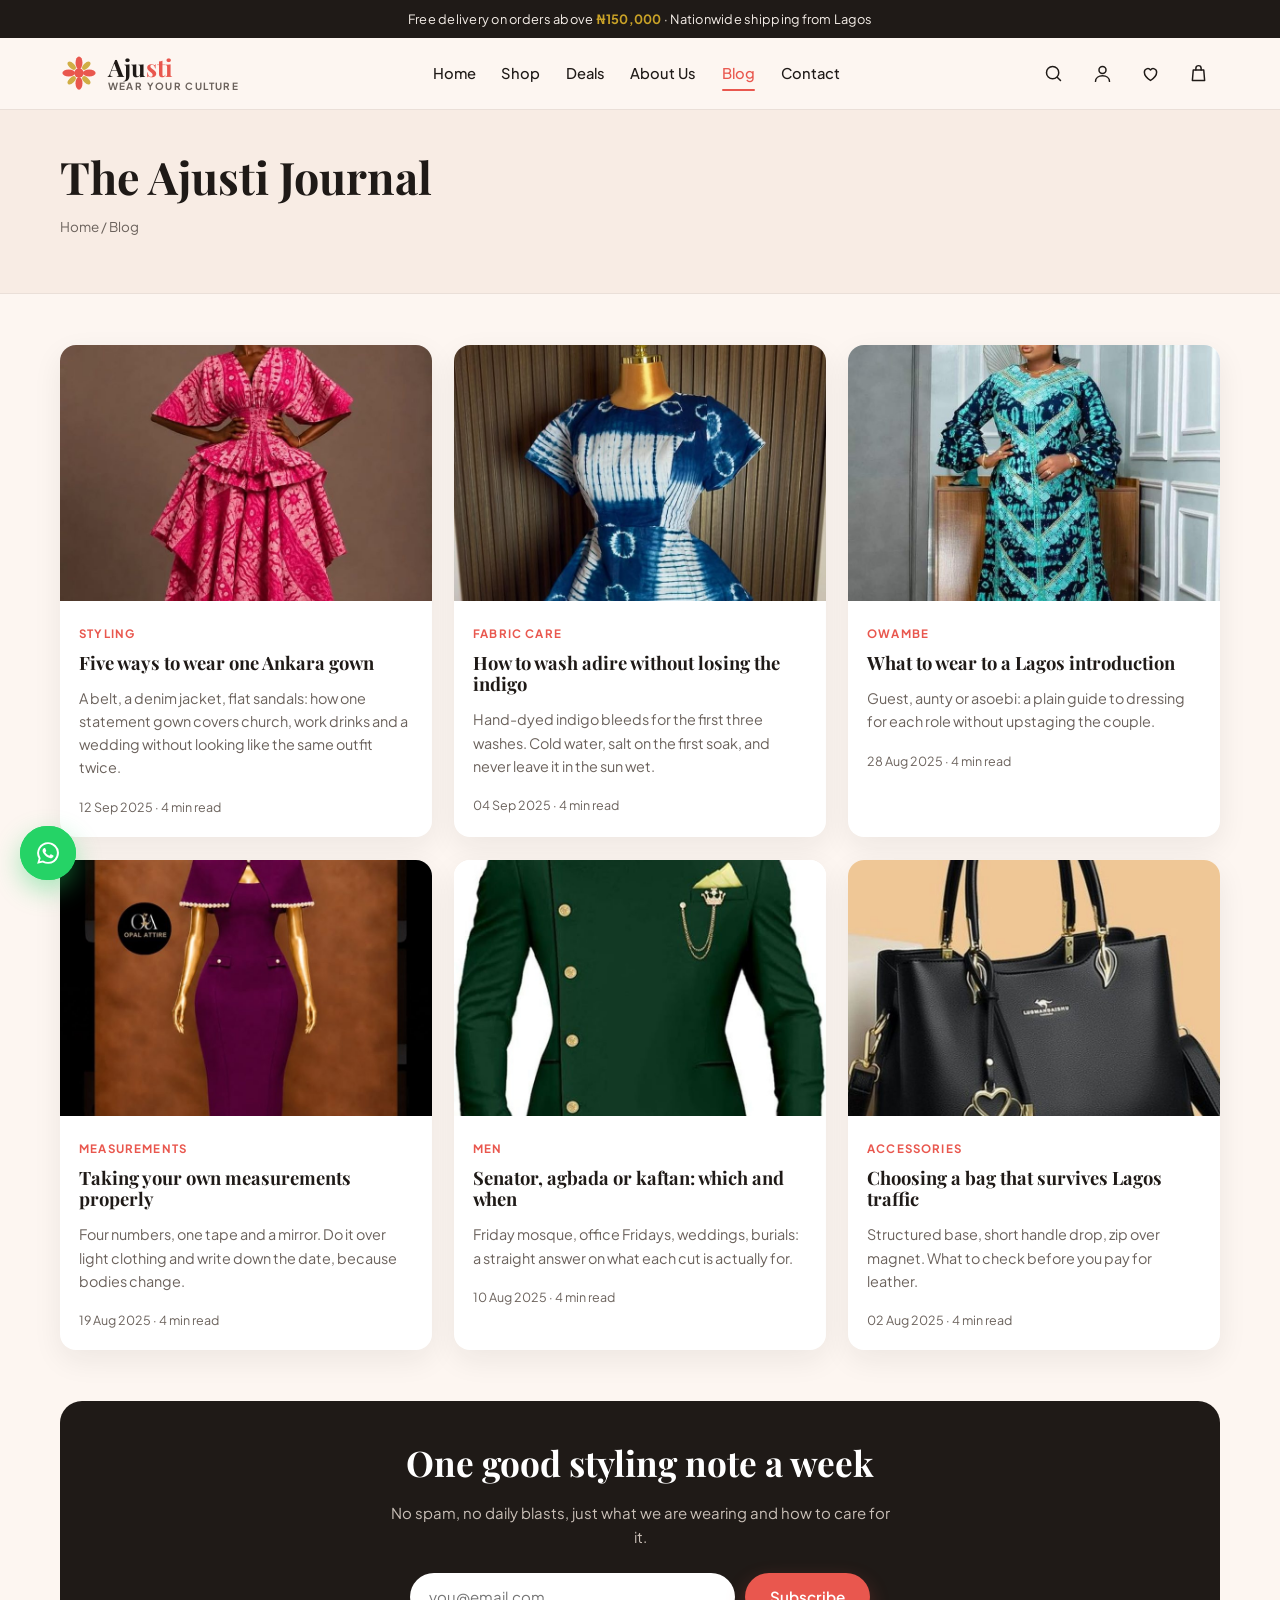
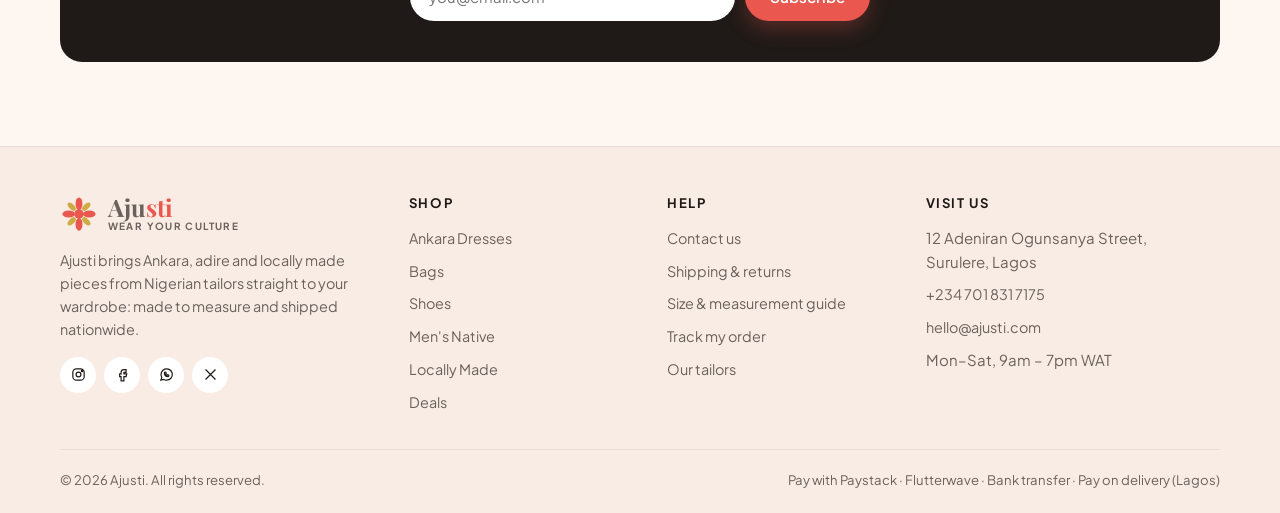
<file: blog.html>
<!DOCTYPE html>
<html lang="en">
<head>
<meta charset="utf-8">
<meta name="viewport" content="width=device-width, initial-scale=1">
<title>Journal | Ajusti</title>
<meta name="description" content="Styling notes, fabric care and owambe dressing from the Ajusti journal.">
<link rel="icon" href="data:image/svg+xml,<svg xmlns='http://www.w3.org/2000/svg' viewBox='0 0 32 32'><circle cx='16' cy='16' r='14' fill='%23e9574e'/><text x='16' y='23' font-size='18' font-family='Georgia' fill='white' text-anchor='middle'>A</text></svg>">
<link rel="preconnect" href="https://fonts.googleapis.com">
<link rel="preconnect" href="https://fonts.gstatic.com" crossorigin>
<link href="https://fonts.googleapis.com/css2?family=Playfair+Display:wght@600;700;800&family=Plus+Jakarta+Sans:wght@400;500;600;700&display=swap" rel="stylesheet">
<link rel="manifest" href="manifest.webmanifest">
<meta name="theme-color" content="#e9574e">
<meta name="apple-mobile-web-app-capable" content="yes">
<meta name="apple-mobile-web-app-status-bar-style" content="default">
<meta name="apple-mobile-web-app-title" content="Ajusti">
<link rel="apple-touch-icon" href="assets/icons/apple-touch-icon.png">
<link rel="stylesheet" href="css/style.css">
</head>
<body data-page="blog.html">
<div data-shell="header"></div>

<div class="page-head">
  <div class="wrap">
    <h1>The Ajusti Journal</h1>
    <p class="crumbs"><a href="index.html">Home</a> / Blog</p>
  </div>
</div>

<section>
  <div class="wrap">
    <div class="blog-grid" id="posts"></div>
  </div>
</section>

<section style="padding-top:0">
  <div class="wrap">
    <div class="newsletter">
      <h2>One good styling note a week</h2>
      <p>No spam, no daily blasts, just what we are wearing and how to care for it.</p>
      <form data-fake-submit="Subscribed. See you Thursday.">
        <input type="email" required placeholder="you@email.com" aria-label="Email address">
        <button class="btn btn-primary" type="submit">Subscribe</button>
      </form>
    </div>
  </div>
</section>

<div data-shell="footer"></div>
<script src="js/products.js"></script>
<script src="js/main.js"></script>
<script>
const POSTS = [
  { k: 'Styling', t: 'Five ways to wear one Ankara gown', d: '12 Sep 2025', img: 'fuchsia-ruffle-highlow',
    x: 'A belt, a denim jacket, flat sandals: how one statement gown covers church, work drinks and a wedding without looking like the same outfit twice.' },
  { k: 'Fabric care', t: 'How to wash adire without losing the indigo', d: '04 Sep 2025', img: 'indigo-adire-flare-dress',
    x: 'Hand-dyed indigo bleeds for the first three washes. Cold water, salt on the first soak, and never leave it in the sun wet.' },
  { k: 'Owambe', t: 'What to wear to a Lagos introduction', d: '28 Aug 2025', img: 'turquoise-lace-boubou',
    x: 'Guest, aunty or asoebi: a plain guide to dressing for each role without upstaging the couple.' },
  { k: 'Measurements', t: 'Taking your own measurements properly', d: '19 Aug 2025', img: 'magenta-capelet-dress',
    x: 'Four numbers, one tape and a mirror. Do it over light clothing and write down the date, because bodies change.' },
  { k: 'Men', t: 'Senator, agbada or kaftan: which and when', d: '10 Aug 2025', img: 'emerald-senator-suit',
    x: 'Friday mosque, office Fridays, weddings, burials: a straight answer on what each cut is actually for.' },
  { k: 'Accessories', t: 'Choosing a bag that survives Lagos traffic', d: '02 Aug 2025', img: 'black-classic-tote',
    x: 'Structured base, short handle drop, zip over magnet. What to check before you pay for leather.' }
];
document.addEventListener('DOMContentLoaded', () => {
  document.getElementById('posts').innerHTML = POSTS.map(p => `
    <article class="post">
      <img src="assets/products/${p.img}.jpg" alt="" loading="lazy">
      <div class="body">
        <span class="kicker">${p.k}</span>
        <h3>${p.t}</h3>
        <p class="muted" style="font-size:.9rem">${p.x}</p>
        <small class="muted">${p.d} · 4 min read</small>
      </div>
    </article>`).join('');
  document.querySelectorAll('[data-fake-submit]').forEach(f => f.addEventListener('submit', e => {
    e.preventDefault(); toast(f.dataset.fakeSubmit); f.reset();
  }));
});
</script>
</body>
</html>
</file>
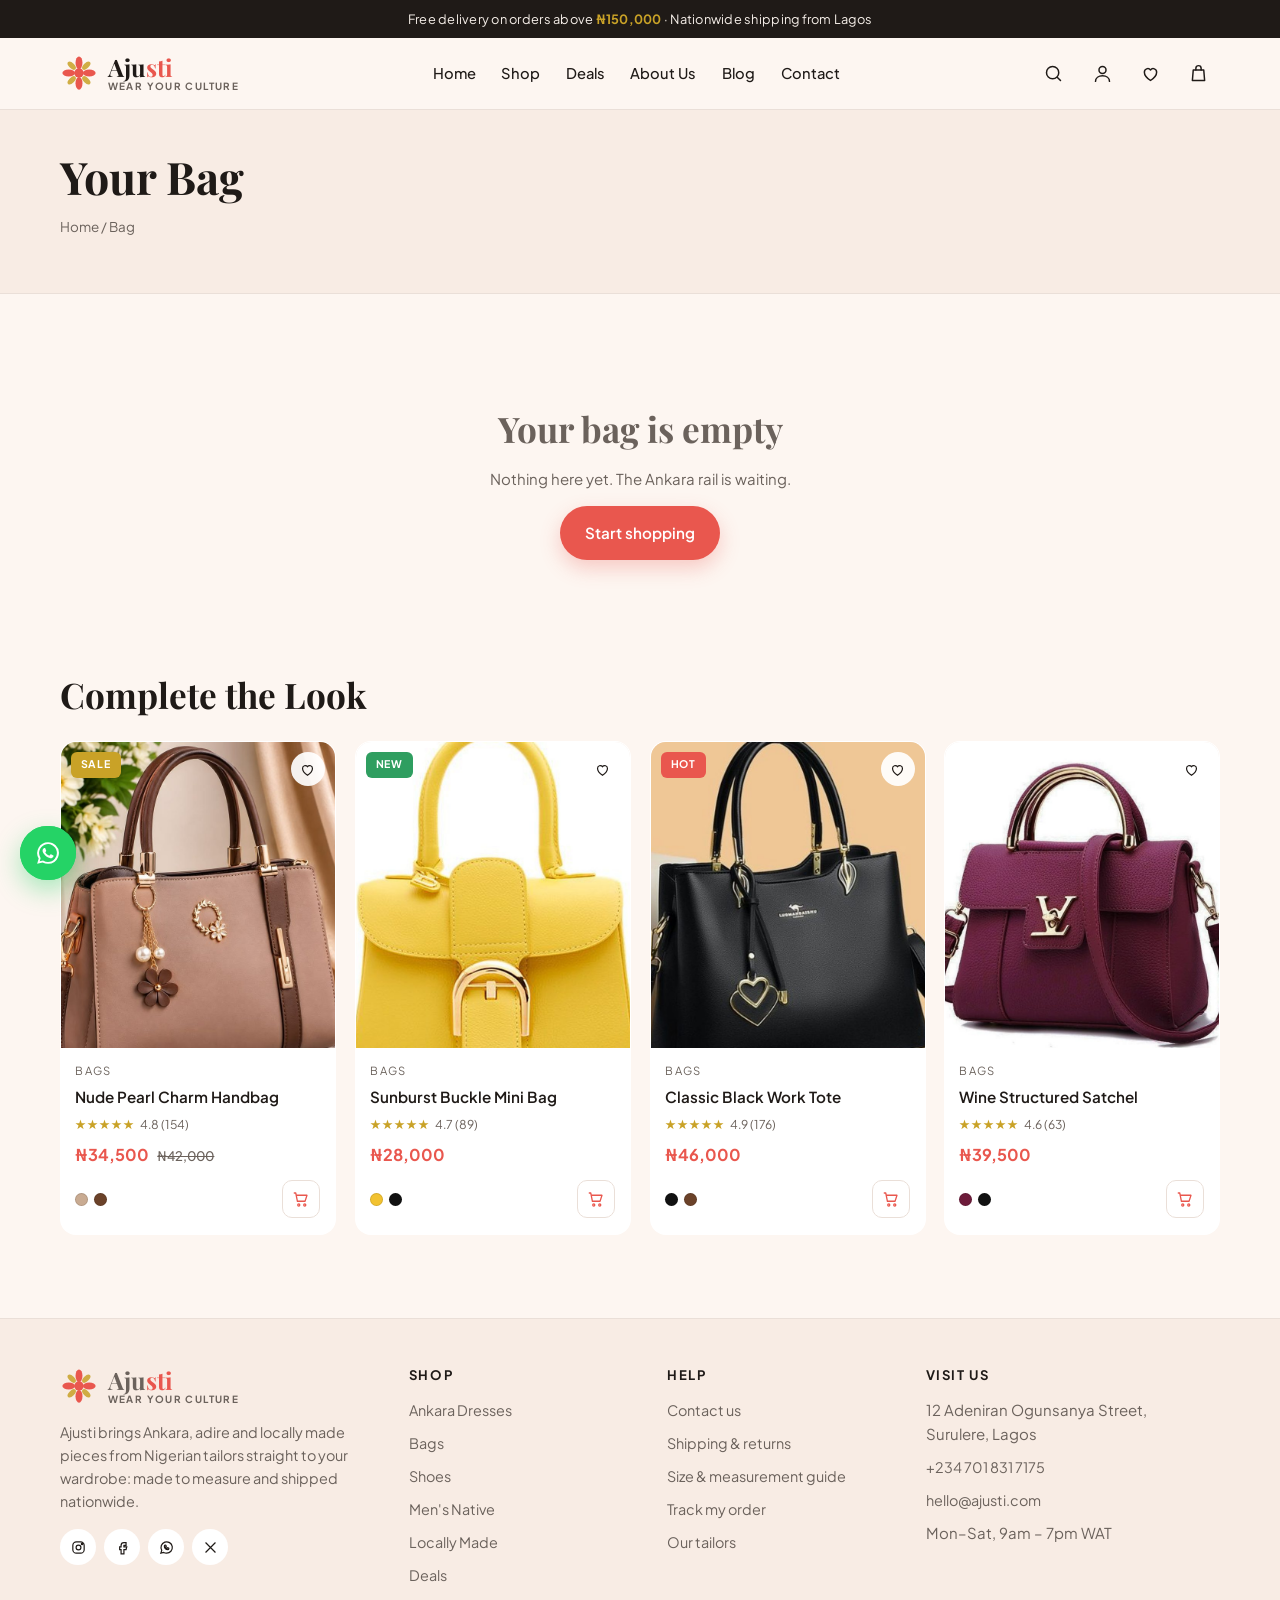
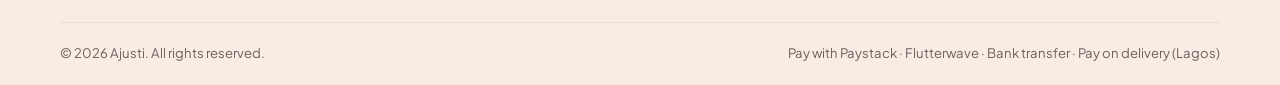
<file: cart.html>
<!DOCTYPE html>
<html lang="en">
<head>
<meta charset="utf-8">
<meta name="viewport" content="width=device-width, initial-scale=1">
<title>Your Bag | Ajusti</title>
<meta name="description" content="Review your Ajusti bag and check out.">
<link rel="icon" href="data:image/svg+xml,<svg xmlns='http://www.w3.org/2000/svg' viewBox='0 0 32 32'><circle cx='16' cy='16' r='14' fill='%23e9574e'/><text x='16' y='23' font-size='18' font-family='Georgia' fill='white' text-anchor='middle'>A</text></svg>">
<link rel="preconnect" href="https://fonts.googleapis.com">
<link rel="preconnect" href="https://fonts.gstatic.com" crossorigin>
<link href="https://fonts.googleapis.com/css2?family=Playfair+Display:wght@600;700;800&family=Plus+Jakarta+Sans:wght@400;500;600;700&display=swap" rel="stylesheet">
<link rel="manifest" href="manifest.webmanifest">
<meta name="theme-color" content="#e9574e">
<meta name="apple-mobile-web-app-capable" content="yes">
<meta name="apple-mobile-web-app-status-bar-style" content="default">
<meta name="apple-mobile-web-app-title" content="Ajusti">
<link rel="apple-touch-icon" href="assets/icons/apple-touch-icon.png">
<link rel="stylesheet" href="css/style.css">
</head>
<body data-page="cart.html">
<div data-shell="header"></div>

<div class="page-head">
  <div class="wrap">
    <h1>Your Bag</h1>
    <p class="crumbs"><a href="index.html">Home</a> / Bag</p>
  </div>
</div>

<section>
  <div class="wrap">
    <div class="cart-layout" id="cartLayout">
      <div class="cart-list" id="cartList"></div>
      <aside class="summary">
        <h3 style="margin-top:0">Order Summary</h3>
        <div class="summary-row"><span>Subtotal</span><b id="sub">₦0</b></div>
        <div class="summary-row"><span>Delivery</span><b id="ship">₦0</b></div>
        <div class="summary-row"><span>Discount</span><b id="disc">−₦0</b></div>
        <div class="promo">
          <input id="promo" placeholder="Promo code (try AJUSTI10)" aria-label="Promo code">
          <button class="btn btn-dark btn-sm" id="applyPromo">Apply</button>
        </div>
        <div class="summary-row total"><span>Total</span><b id="total">₦0</b></div>
        <a class="btn btn-primary btn-block" href="checkout.html" style="margin-top:1rem">Proceed to Checkout</a>
        <a class="btn btn-ghost btn-block" href="shop.html" style="margin-top:.6rem">Continue Shopping</a>
        <a class="btn btn-ghost btn-block" id="orderWa" target="_blank" rel="noopener" style="margin-top:.6rem">Order on WhatsApp instead</a>
        <p class="muted" style="font-size:.8rem;margin-bottom:0">Free delivery on orders above ₦150,000. Pay on delivery available in Lagos.</p>
      </aside>
    </div>
  </div>
</section>

<section style="padding-top:0">
  <div class="wrap">
    <div class="sec-head"><div><h2>Complete the Look</h2></div></div>
    <div class="product-grid" id="suggest"></div>
  </div>
</section>

<div data-shell="footer"></div>

<script src="js/products.js"></script>
<script src="js/main.js"></script>
<script>
document.addEventListener('DOMContentLoaded', () => {
  let promoOn = store.get('promo', false);
  window.WA_MESSAGE = 'Hi Ajusti, I have a question about my order.';

  function draw() {
    const list = document.getElementById('cartList');
    if (!cart.length) {
      document.getElementById('cartLayout').innerHTML = `
        <div class="empty" style="grid-column:1/-1">
          <h2>Your bag is empty</h2>
          <p>Nothing here yet. The Ankara rail is waiting.</p>
          <a class="btn btn-primary" href="shop.html">Start shopping</a>
        </div>`;
      return;
    }
    list.innerHTML = cart.map((l, i) => {
      const p = PRODUCTS.find(x => x.id === l.id);
      return `<div class="cart-row">
        <a href="product.html?id=${l.id}"><img src="${img(p)}" alt="${l.name}"></a>
        <div>
          <a href="product.html?id=${l.id}"><b>${l.name}</b></a>
          <div class="opt">Size ${l.size} · <span style="display:inline-block;width:10px;height:10px;border-radius:50%;background:${l.color};vertical-align:middle"></span> colour</div>
          <div class="qty" style="margin-top:.5rem">
            <button data-q="-1" data-i="${i}">−</button><span>${l.qty}</span><button data-q="1" data-i="${i}">+</button>
          </div>
          <button class="rm" data-rm="${i}">Remove</button>
        </div>
        <b>${money(l.price * l.qty)}</b>
      </div>`;
    }).join('');

    const sub = cartTotal();
    const ship = sub >= 150000 || sub === 0 ? 0 : 5000;
    const disc = promoOn ? Math.round(sub * 0.10) : 0;
    document.getElementById('sub').textContent = money(sub);
    document.getElementById('ship').textContent = ship ? money(ship) : 'Free';
    document.getElementById('disc').textContent = '−' + money(disc);
    document.getElementById('total').textContent = money(sub + ship - disc);
    store.set('totals', { sub, ship, disc, total: sub + ship - disc });
  }

  document.addEventListener('click', e => {
    const q = e.target.closest('[data-q]');
    if (q) {
      const i = +q.dataset.i;
      cart[i].qty = Math.max(1, cart[i].qty + +q.dataset.q);
      saveCart(); draw(); return;
    }
    const rm = e.target.closest('[data-rm]');
    if (rm) { cart.splice(+rm.dataset.rm, 1); saveCart(); draw(); toast('Removed from bag'); }
  });

  document.getElementById('applyPromo')?.addEventListener('click', () => {
    const code = document.getElementById('promo').value.trim().toUpperCase();
    if (code === 'AJUSTI10') { promoOn = true; store.set('promo', true); toast('AJUSTI10 applied: 10% off'); }
    else toast('That code is not valid');
    draw();
  });

  const waBtn = document.getElementById('orderWa');
  if (waBtn) waBtn.href = waLink(
    'Hi Ajusti, I would like to order:\n' +
    (cart.length
      ? cart.map(l => `• ${l.qty} × ${l.name} (size ${l.size}) at ${money(l.price * l.qty)}`).join('\n')
      : '(nothing in my bag yet)'));

  draw();
  renderGrid(document.getElementById('suggest'),
    PRODUCTS.filter(p => ['bags', 'shoes'].includes(p.cat)).slice(0, 4));
});
</script>
</body>
</html>
</file>
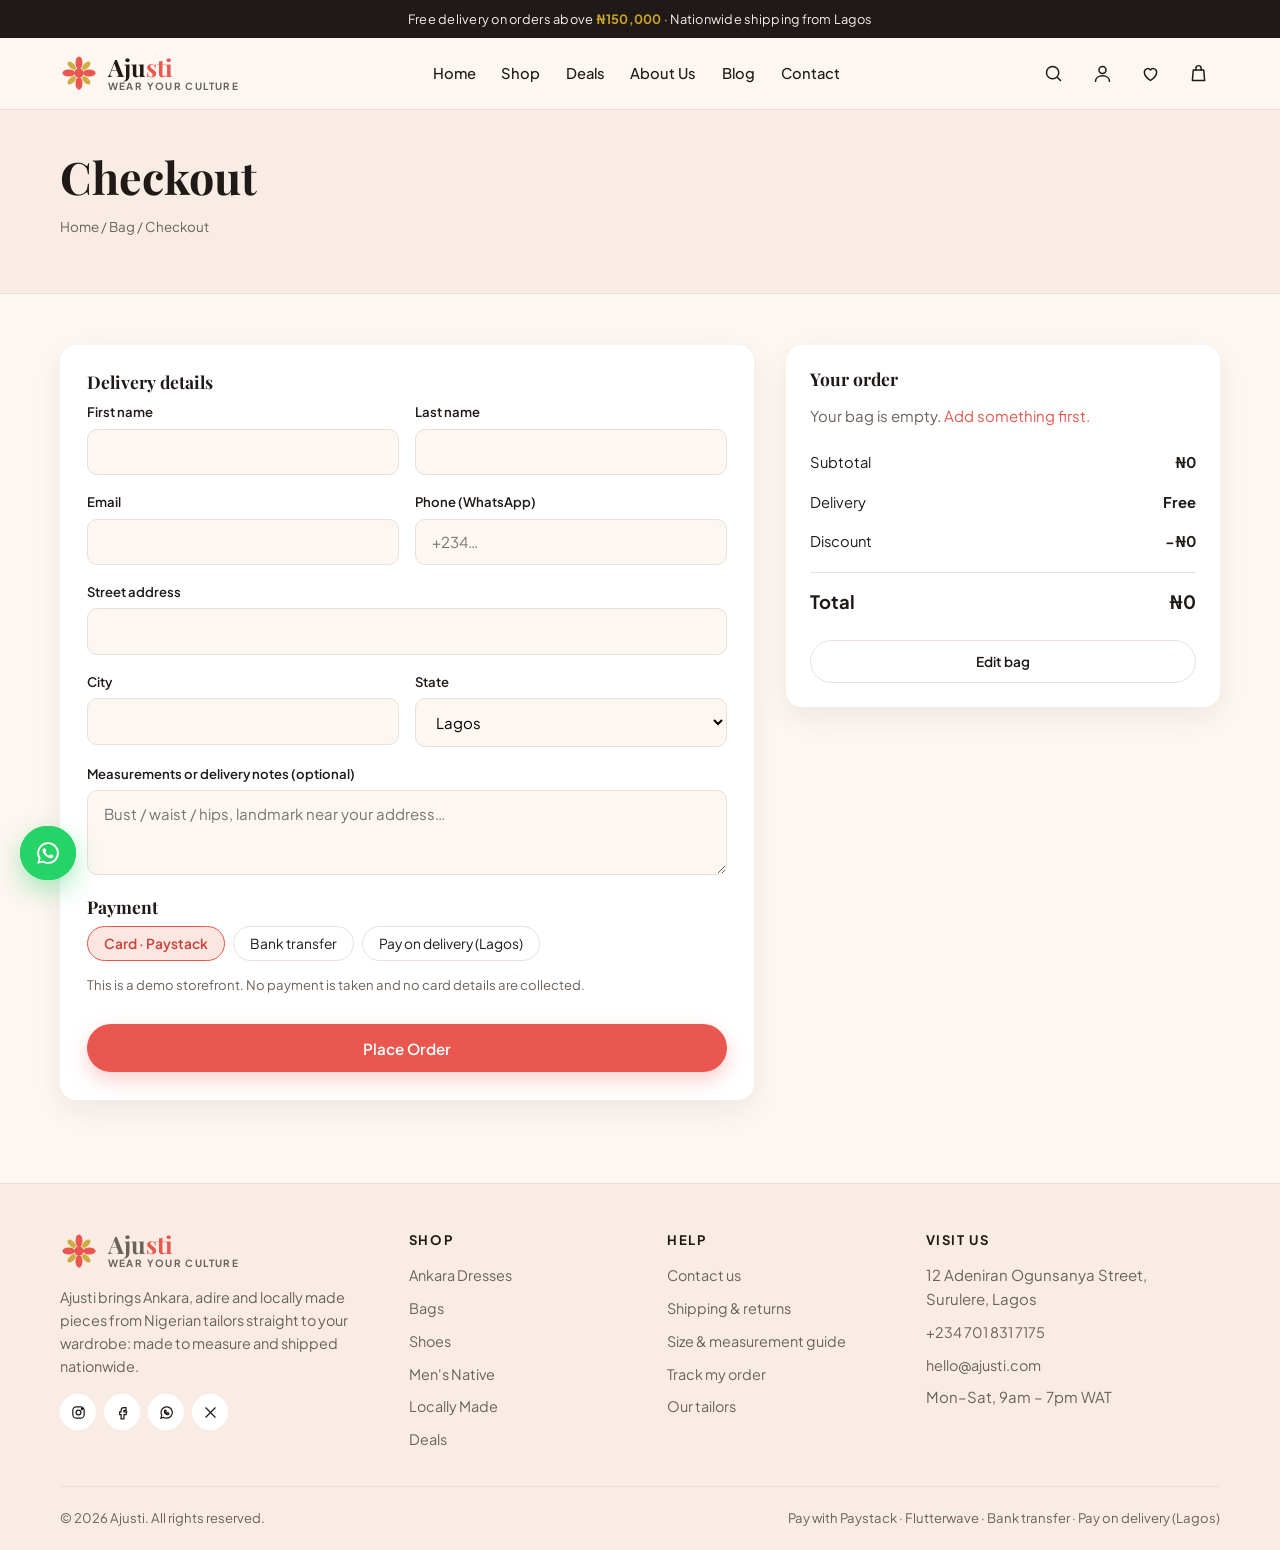
<file: checkout.html>
<!DOCTYPE html>
<html lang="en">
<head>
<meta charset="utf-8">
<meta name="viewport" content="width=device-width, initial-scale=1">
<title>Checkout | Ajusti</title>
<meta name="description" content="Complete your Ajusti order.">
<link rel="icon" href="data:image/svg+xml,<svg xmlns='http://www.w3.org/2000/svg' viewBox='0 0 32 32'><circle cx='16' cy='16' r='14' fill='%23e9574e'/><text x='16' y='23' font-size='18' font-family='Georgia' fill='white' text-anchor='middle'>A</text></svg>">
<link rel="preconnect" href="https://fonts.googleapis.com">
<link rel="preconnect" href="https://fonts.gstatic.com" crossorigin>
<link href="https://fonts.googleapis.com/css2?family=Playfair+Display:wght@600;700;800&family=Plus+Jakarta+Sans:wght@400;500;600;700&display=swap" rel="stylesheet">
<link rel="manifest" href="manifest.webmanifest">
<meta name="theme-color" content="#e9574e">
<meta name="apple-mobile-web-app-capable" content="yes">
<meta name="apple-mobile-web-app-status-bar-style" content="default">
<meta name="apple-mobile-web-app-title" content="Ajusti">
<link rel="apple-touch-icon" href="assets/icons/apple-touch-icon.png">
<link rel="stylesheet" href="css/style.css">
</head>
<body data-page="cart.html">
<div data-shell="header"></div>

<div class="page-head">
  <div class="wrap">
    <h1>Checkout</h1>
    <p class="crumbs"><a href="index.html">Home</a> / <a href="cart.html">Bag</a> / Checkout</p>
  </div>
</div>

<section>
  <div class="wrap cart-layout">
    <form class="card" id="checkoutForm">
      <h3 style="margin-top:0">Delivery details</h3>
      <div class="two-col">
        <div class="field"><label for="fn">First name</label><input id="fn" required></div>
        <div class="field"><label for="ln">Last name</label><input id="ln" required></div>
      </div>
      <div class="two-col">
        <div class="field"><label for="em">Email</label><input id="em" type="email" required></div>
        <div class="field"><label for="ph">Phone (WhatsApp)</label><input id="ph" type="tel" required placeholder="+234…"></div>
      </div>
      <div class="field"><label for="ad">Street address</label><input id="ad" required></div>
      <div class="two-col">
        <div class="field"><label for="ct">City</label><input id="ct" required></div>
        <div class="field">
          <label for="st">State</label>
          <select id="st" required>
            <option>Lagos</option><option>Abuja (FCT)</option><option>Rivers</option><option>Oyo</option>
            <option>Enugu</option><option>Kano</option><option>Kaduna</option><option>Anambra</option><option>Other</option>
          </select>
        </div>
      </div>
      <div class="field"><label for="nt">Measurements or delivery notes (optional)</label><textarea id="nt" rows="3" placeholder="Bust / waist / hips, landmark near your address…"></textarea></div>

      <h3>Payment</h3>
      <div class="chips" id="payChips">
        <button type="button" class="chip sel" data-pay="Paystack card">Card · Paystack</button>
        <button type="button" class="chip" data-pay="Bank transfer">Bank transfer</button>
        <button type="button" class="chip" data-pay="Pay on delivery">Pay on delivery (Lagos)</button>
      </div>
      <p class="muted" style="font-size:.82rem">This is a demo storefront. No payment is taken and no card details are collected.</p>
      <button class="btn btn-primary btn-block" type="submit" style="margin-top:1rem">Place Order</button>
    </form>

    <aside class="summary">
      <h3 style="margin-top:0">Your order</h3>
      <div id="lines"></div>
      <div class="summary-row"><span>Subtotal</span><b id="sub">₦0</b></div>
      <div class="summary-row"><span>Delivery</span><b id="ship">Free</b></div>
      <div class="summary-row"><span>Discount</span><b id="disc">−₦0</b></div>
      <div class="summary-row total"><span>Total</span><b id="total">₦0</b></div>
      <a class="btn btn-ghost btn-block btn-sm" href="cart.html" style="margin-top:1rem">Edit bag</a>
    </aside>
  </div>
</section>

<div data-shell="footer"></div>

<script src="js/products.js"></script>
<script src="js/main.js"></script>
<script>
document.addEventListener('DOMContentLoaded', () => {
  let pay = 'Paystack card';
  const t = store.get('totals', null) || (() => {
    const sub = cartTotal(); const ship = sub >= 150000 || !sub ? 0 : 5000;
    return { sub, ship, disc: 0, total: sub + ship };
  })();

  document.getElementById('lines').innerHTML = cart.length
    ? cart.map(l => `<div class="summary-row"><span>${l.name} <span class="muted">×${l.qty}</span></span><b>${money(l.price * l.qty)}</b></div>`).join('')
    : '<p class="muted">Your bag is empty. <a href="shop.html" style="color:var(--coral)">Add something first.</a></p>';
  document.getElementById('sub').textContent = money(t.sub);
  document.getElementById('ship').textContent = t.ship ? money(t.ship) : 'Free';
  document.getElementById('disc').textContent = '−' + money(t.disc);
  document.getElementById('total').textContent = money(t.total);

  document.getElementById('payChips').addEventListener('click', e => {
    const b = e.target.closest('[data-pay]'); if (!b) return;
    pay = b.dataset.pay;
    document.querySelectorAll('#payChips .chip').forEach(c => c.classList.toggle('sel', c === b));
  });

  document.getElementById('checkoutForm').addEventListener('submit', e => {
    e.preventDefault();
    if (!cart.length) { toast('Your bag is empty'); return; }
    const ref = 'AJ-' + Math.random().toString(36).slice(2, 7).toUpperCase();
    cart.length = 0; saveCart(); store.set('promo', false);
    document.querySelector('.cart-layout').innerHTML = `
      <div class="card center" style="grid-column:1/-1;padding:3rem 1.5rem">
        <div style="font-size:3rem">✓</div>
        <h2>Order placed</h2>
        <p class="muted">Reference <b>${ref}</b> · paying by ${pay}.<br>
        We'll WhatsApp you within an hour to confirm measurements and delivery.</p>
        <a class="btn btn-primary" href="shop.html">Keep shopping</a>
      </div>`;
  });
});
</script>
</body>
</html>
</file>
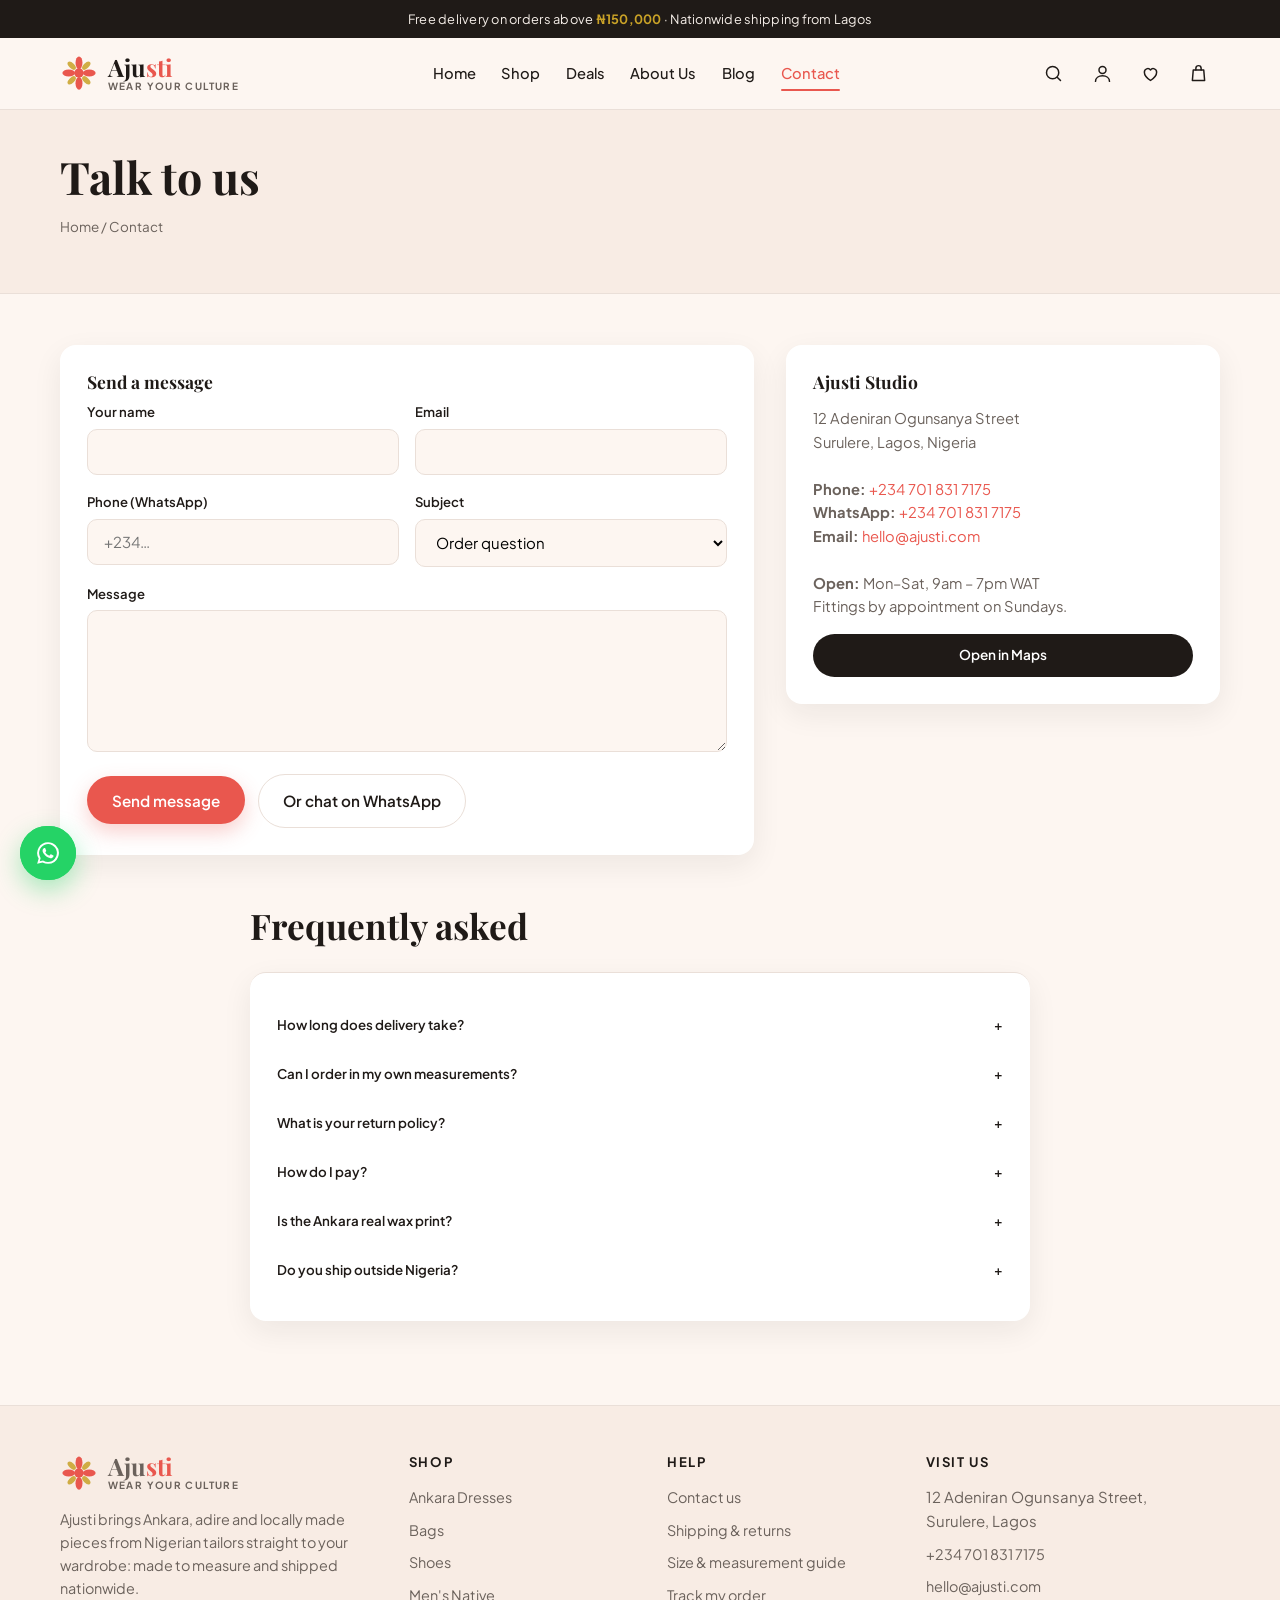
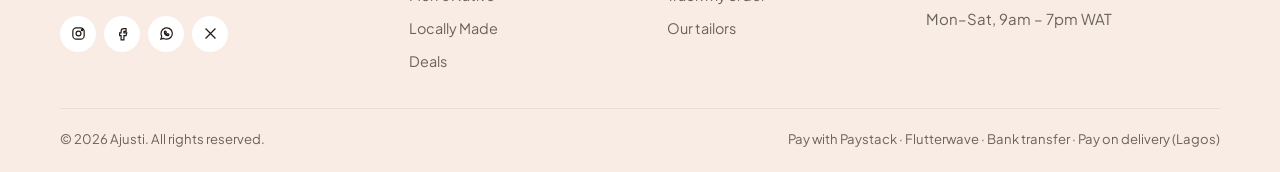
<file: contact.html>
<!DOCTYPE html>
<html lang="en">
<head>
<meta charset="utf-8">
<meta name="viewport" content="width=device-width, initial-scale=1">
<title>Contact | Ajusti</title>
<meta name="description" content="Reach Ajusti on WhatsApp, by phone or at our Surulere, Lagos studio.">
<link rel="icon" href="data:image/svg+xml,<svg xmlns='http://www.w3.org/2000/svg' viewBox='0 0 32 32'><circle cx='16' cy='16' r='14' fill='%23e9574e'/><text x='16' y='23' font-size='18' font-family='Georgia' fill='white' text-anchor='middle'>A</text></svg>">
<link rel="preconnect" href="https://fonts.googleapis.com">
<link rel="preconnect" href="https://fonts.gstatic.com" crossorigin>
<link href="https://fonts.googleapis.com/css2?family=Playfair+Display:wght@600;700;800&family=Plus+Jakarta+Sans:wght@400;500;600;700&display=swap" rel="stylesheet">
<link rel="manifest" href="manifest.webmanifest">
<meta name="theme-color" content="#e9574e">
<meta name="apple-mobile-web-app-capable" content="yes">
<meta name="apple-mobile-web-app-status-bar-style" content="default">
<meta name="apple-mobile-web-app-title" content="Ajusti">
<link rel="apple-touch-icon" href="assets/icons/apple-touch-icon.png">
<link rel="stylesheet" href="css/style.css">
</head>
<body data-page="contact.html">
<div data-shell="header"></div>

<div class="page-head">
  <div class="wrap">
    <h1>Talk to us</h1>
    <p class="crumbs"><a href="index.html">Home</a> / Contact</p>
  </div>
</div>

<section>
  <div class="wrap">
    <div class="cart-layout">
      <form class="card" data-fake-submit="Message sent. We reply within one working day.">
        <h3 style="margin-top:0">Send a message</h3>
        <div class="two-col">
          <div class="field"><label for="n">Your name</label><input id="n" required></div>
          <div class="field"><label for="e">Email</label><input id="e" type="email" required></div>
        </div>
        <div class="two-col">
          <div class="field"><label for="p">Phone (WhatsApp)</label><input id="p" type="tel" placeholder="+234…"></div>
          <div class="field"><label for="s">Subject</label>
            <select id="s"><option>Order question</option><option>Custom measurements</option>
            <option>Returns &amp; exchanges</option><option>Wholesale / bulk order</option>
            <option>Work with us as a tailor</option><option>Something else</option></select></div>
        </div>
        <div class="field"><label for="m">Message</label><textarea id="m" rows="6" required></textarea></div>
        <button class="btn btn-primary" type="submit">Send message</button>
        <a class="btn btn-ghost" href="https://wa.me/2347018317175" target="_blank" rel="noopener" style="margin-left:.6rem">Or chat on WhatsApp</a>
      </form>

      <aside class="card">
        <h3 style="margin-top:0">Ajusti Studio</h3>
        <p class="muted" style="font-size:.92rem">
          12 Adeniran Ogunsanya Street<br>Surulere, Lagos, Nigeria<br><br>
          <b>Phone:</b> <a href="tel:+2347018317175" style="color:var(--coral)">+234 701 831 7175</a><br>
          <b>WhatsApp:</b> <a href="https://wa.me/2347018317175" target="_blank" rel="noopener" style="color:var(--coral)">+234 701 831 7175</a><br>
          <b>Email:</b> <a href="mailto:hello@ajusti.com" style="color:var(--coral)">hello@ajusti.com</a><br><br>
          <b>Open:</b> Mon–Sat, 9am – 7pm WAT<br>Fittings by appointment on Sundays.
        </p>
        <a class="btn btn-dark btn-block btn-sm" href="#">Open in Maps</a>
      </aside>
    </div>
  </div>
</section>

<section id="faq" style="padding-top:0">
  <div class="wrap" style="max-width:820px">
    <div class="sec-head"><div><h2>Frequently asked</h2></div></div>
    <div class="card accordion" id="faqList"></div>
  </div>
</section>

<div data-shell="footer"></div>
<script src="js/products.js"></script>
<script src="js/main.js"></script>
<script>
const FAQ = [
  ['How long does delivery take?', 'Lagos deliveries arrive in 1–2 working days. Other states take 3–5 working days via GIG Logistics or DHL. Custom-measured pieces add 3–7 days for tailoring, and we tell you the date before you pay.'],
  ['Can I order in my own measurements?', 'Yes, and it costs nothing extra. Choose <b>Custom</b> as your size at checkout and we will WhatsApp you for bust, waist, hips and length within the hour.'],
  ['What is your return policy?', 'Unworn items with tags can be returned within 7 days of delivery for a refund or exchange. Custom-measured pieces are exchange-only, since they are cut for one person.'],
  ['How do I pay?', 'Card through Paystack, bank transfer, or Flutterwave. Within Lagos you can also pay on delivery, and the rider waits while you check the item.'],
  ['Is the Ankara real wax print?', 'Yes. We buy from Balogun and Aba markets and list the fabric type on each product. Hand-dyed adire varies slightly piece to piece; that is the process, not a defect.'],
  ['Do you ship outside Nigeria?', 'We ship to the UK, US and Canada via DHL. Rates are quoted on WhatsApp before you pay, and duties are the customer’s responsibility.']
];
document.addEventListener('DOMContentLoaded', () => {
  document.getElementById('faqList').innerHTML = FAQ.map(([q, a]) =>
    `<button data-acc>${q} <span>+</span></button><div class="body">${a}</div>`).join('');
  document.querySelectorAll('[data-acc]').forEach(b => b.addEventListener('click', () => {
    const open = b.nextElementSibling.classList.toggle('open');
    b.querySelector('span').textContent = open ? '−' : '+';
  }));
  document.querySelectorAll('[data-fake-submit]').forEach(f => f.addEventListener('submit', e => {
    e.preventDefault(); toast(f.dataset.fakeSubmit); f.reset();
  }));
});
</script>
</body>
</html>
</file>
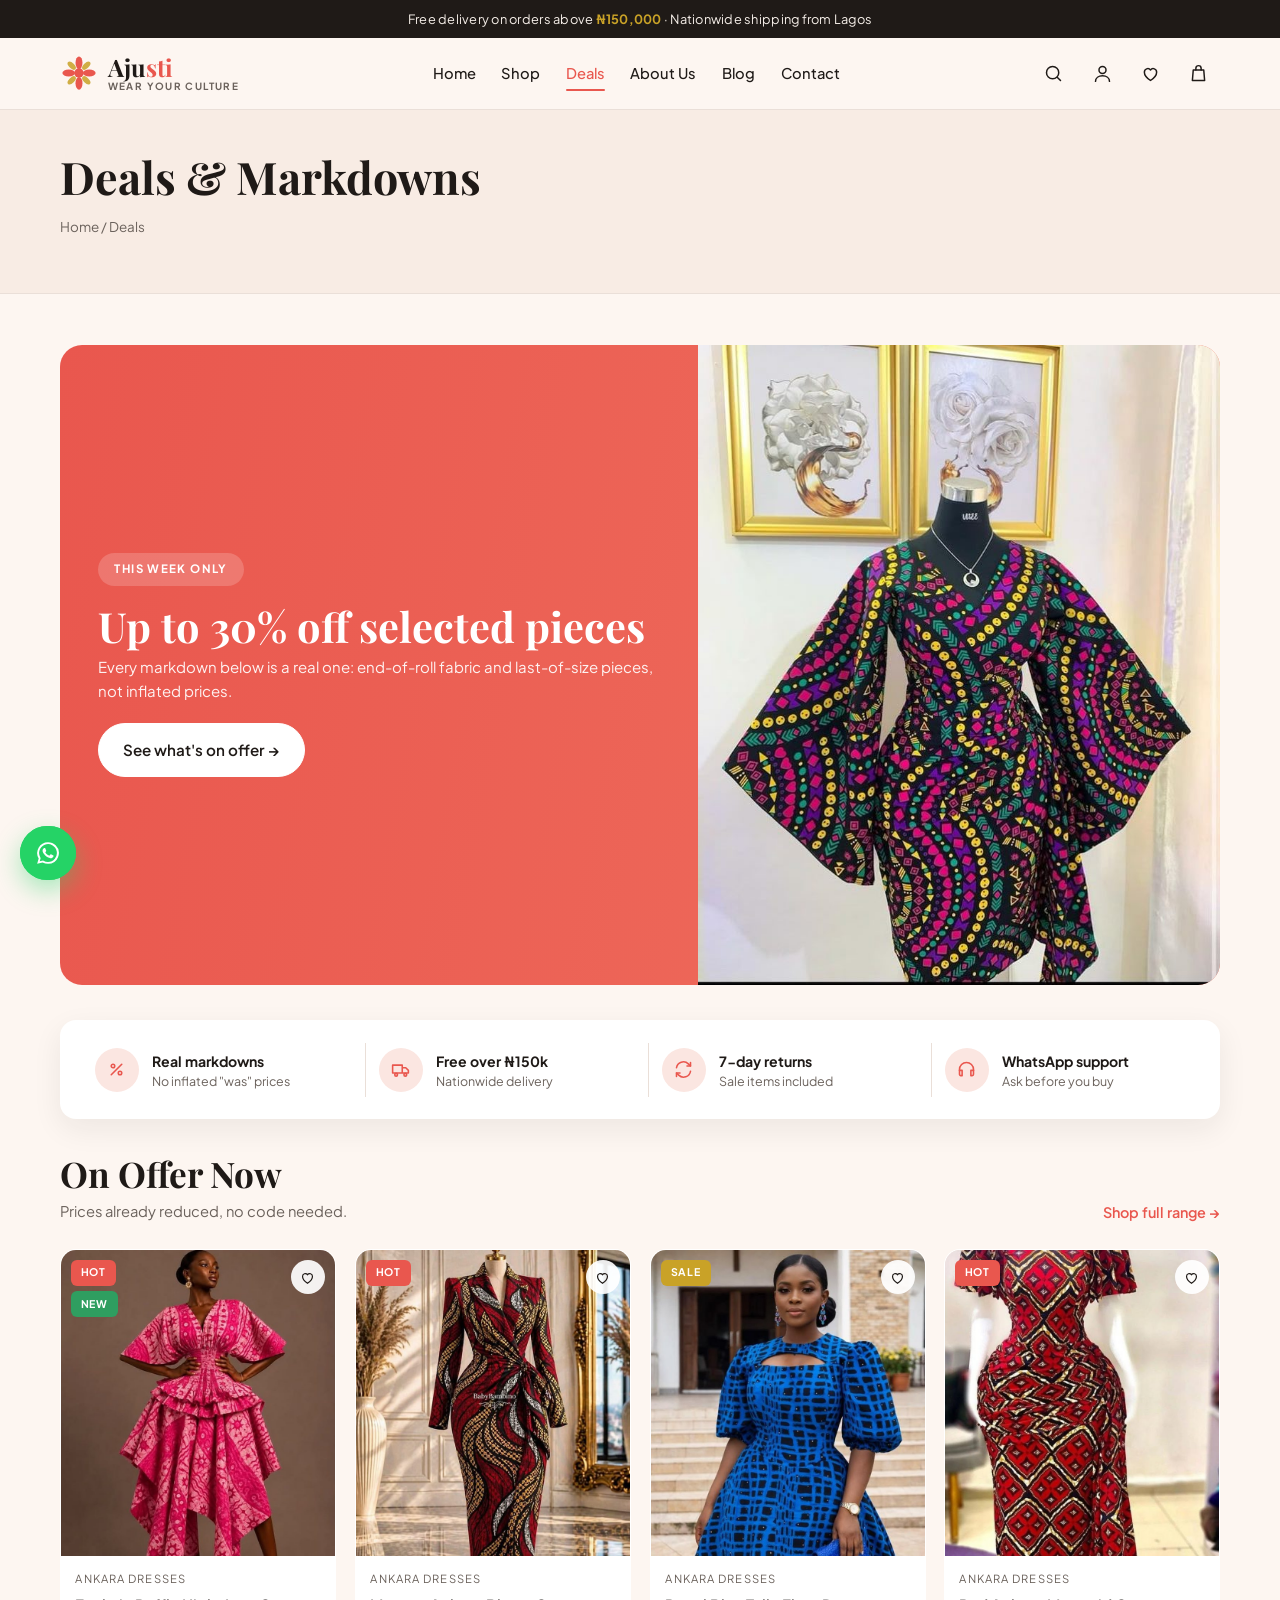
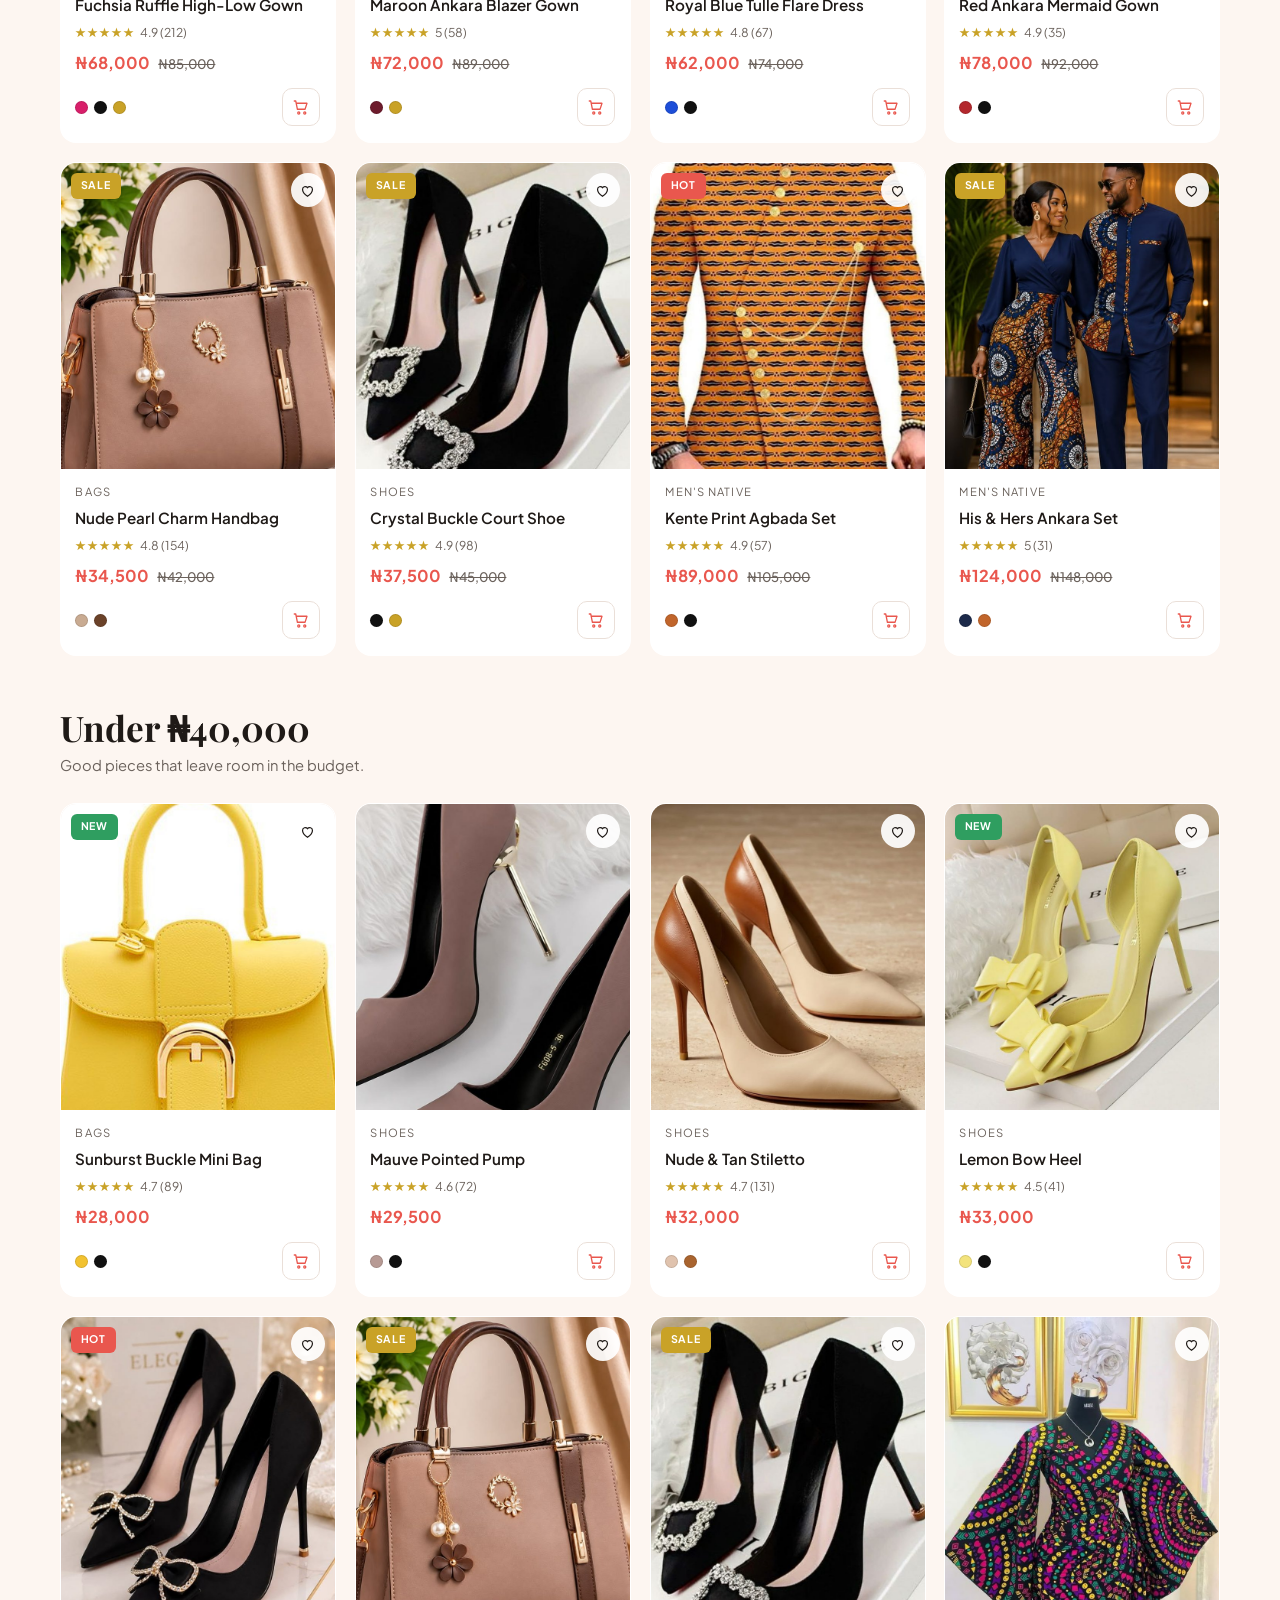
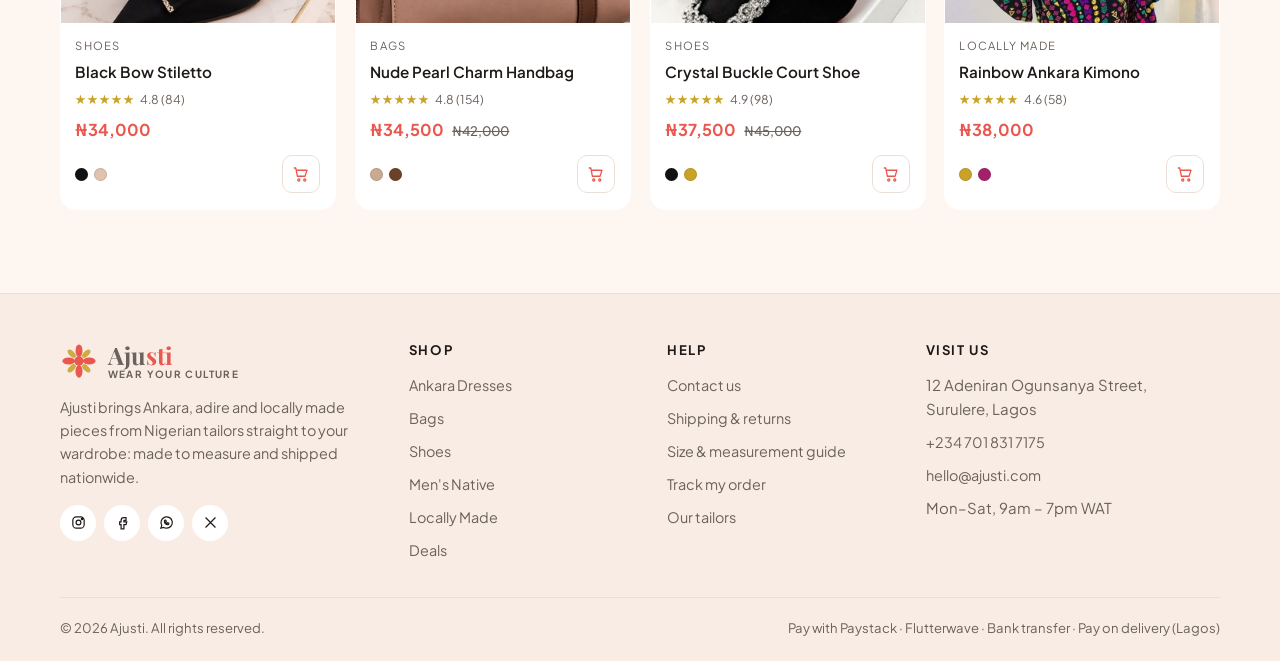
<file: deals.html>
<!DOCTYPE html>
<html lang="en">
<head>
<meta charset="utf-8">
<meta name="viewport" content="width=device-width, initial-scale=1">
<title>Deals | Ajusti</title>
<meta name="description" content="Discounted Ankara gowns, bags and shoes at Ajusti. Limited runs, real markdowns.">
<link rel="icon" href="data:image/svg+xml,<svg xmlns='http://www.w3.org/2000/svg' viewBox='0 0 32 32'><circle cx='16' cy='16' r='14' fill='%23e9574e'/><text x='16' y='23' font-size='18' font-family='Georgia' fill='white' text-anchor='middle'>A</text></svg>">
<link rel="preconnect" href="https://fonts.googleapis.com">
<link rel="preconnect" href="https://fonts.gstatic.com" crossorigin>
<link href="https://fonts.googleapis.com/css2?family=Playfair+Display:wght@600;700;800&family=Plus+Jakarta+Sans:wght@400;500;600;700&display=swap" rel="stylesheet">
<link rel="manifest" href="manifest.webmanifest">
<meta name="theme-color" content="#e9574e">
<meta name="apple-mobile-web-app-capable" content="yes">
<meta name="apple-mobile-web-app-status-bar-style" content="default">
<meta name="apple-mobile-web-app-title" content="Ajusti">
<link rel="apple-touch-icon" href="assets/icons/apple-touch-icon.png">
<link rel="stylesheet" href="css/style.css">
</head>
<body data-page="deals.html">
<div data-shell="header"></div>

<div class="page-head">
  <div class="wrap">
    <h1>Deals &amp; Markdowns</h1>
    <p class="crumbs"><a href="index.html">Home</a> / Deals</p>
  </div>
</div>

<section>
  <div class="wrap">
    <div class="deal" style="margin-bottom:2.2rem">
      <div class="deal-copy">
        <span class="eyebrow" style="background:rgba(255,255,255,.18);color:#fff;box-shadow:none">This week only</span>
        <h2 style="margin-top:1rem">Up to 30% off selected pieces</h2>
        <p>Every markdown below is a real one: end-of-roll fabric and last-of-size pieces, not inflated prices.</p>
        <a class="btn btn-ghost" href="#sale">See what's on offer →</a>
      </div>
      <div class="deal-img"><img src="assets/site/deal-banner.jpg" alt="Ankara pieces on a rail"></div>
    </div>

    <div class="perks" id="perks" style="margin-bottom:2.2rem"></div>

    <div class="sec-head" id="sale"><div><h2>On Offer Now</h2><p>Prices already reduced, no code needed.</p></div>
      <a class="link-more" href="shop.html">Shop full range →</a></div>
    <div class="product-grid" id="saleGrid"></div>
  </div>
</section>

<section style="padding-top:0">
  <div class="wrap">
    <div class="sec-head"><div><h2>Under ₦40,000</h2><p>Good pieces that leave room in the budget.</p></div></div>
    <div class="product-grid" id="budgetGrid"></div>
  </div>
</section>

<div data-shell="footer"></div>
<script src="js/products.js"></script>
<script src="js/main.js"></script>
<script>
document.addEventListener('DOMContentLoaded', () => {
  document.getElementById('perks').innerHTML = [
    ['percent','Real markdowns','No inflated "was" prices'],
    ['truck','Free over ₦150k','Nationwide delivery'],
    ['refresh','7-day returns','Sale items included'],
    ['headset','WhatsApp support','Ask before you buy']
  ].map(([i,t,s]) => `<div><span class="trust-ico">${svg(i)}</span><span><b>${t}</b><small>${s}</small></span></div>`).join('');
  renderGrid(document.getElementById('saleGrid'), PRODUCTS.filter(p => p.was));
  renderGrid(document.getElementById('budgetGrid'),
    PRODUCTS.filter(p => p.price < 40000).sort((a,b) => a.price - b.price).slice(0, 8));
});
</script>
</body>
</html>
</file>
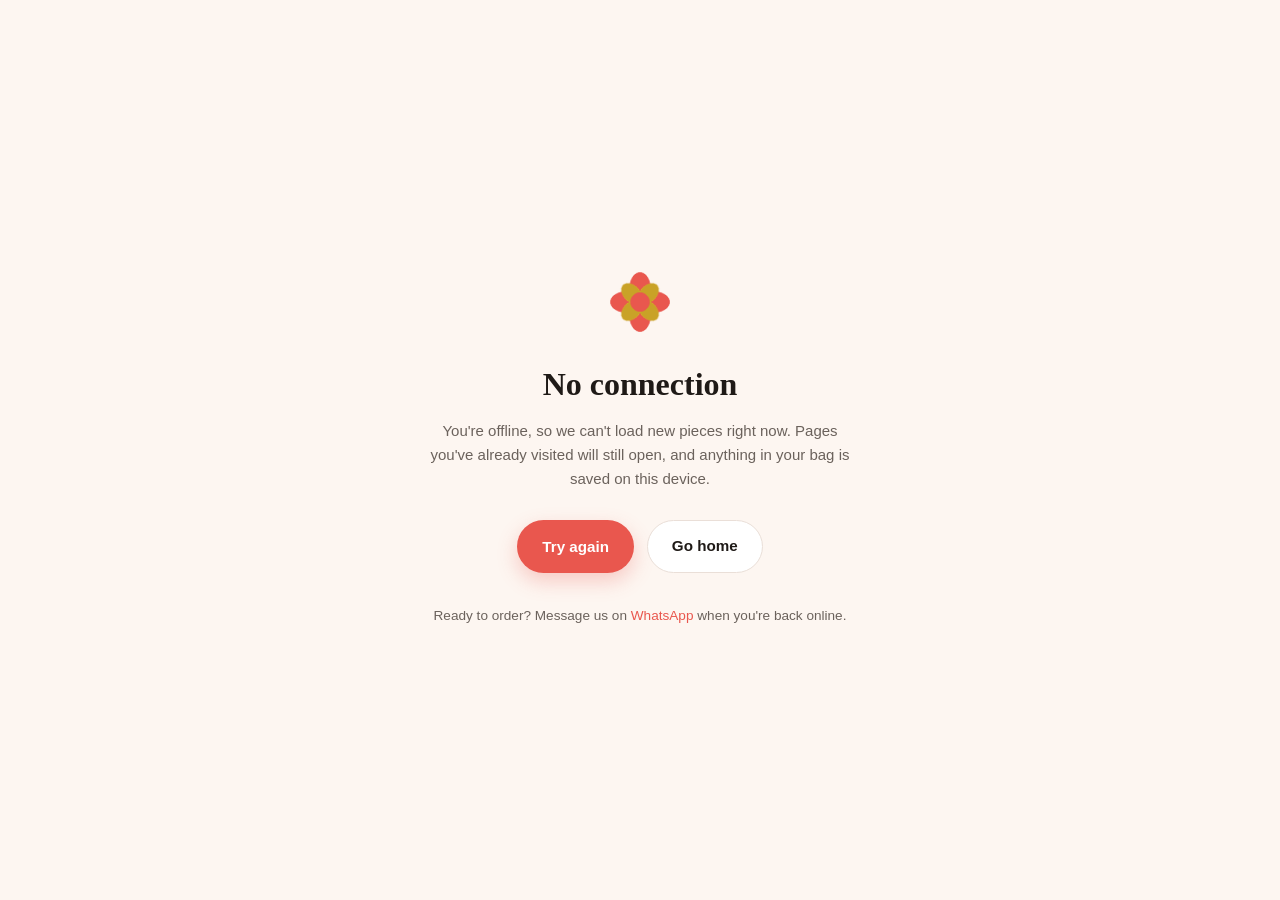
<file: offline.html>
<!DOCTYPE html>
<html lang="en">
<head>
<meta charset="utf-8">
<meta name="viewport" content="width=device-width, initial-scale=1">
<title>You're offline | Ajusti</title>
<link rel="icon" href="assets/icons/icon-192.png">
<link rel="manifest" href="manifest.webmanifest">
<meta name="theme-color" content="#e9574e">
<meta name="apple-mobile-web-app-capable" content="yes">
<meta name="apple-mobile-web-app-status-bar-style" content="default">
<meta name="apple-mobile-web-app-title" content="Ajusti">
<link rel="apple-touch-icon" href="assets/icons/apple-touch-icon.png">
<link rel="stylesheet" href="css/style.css">
</head>
<body data-page="index.html" style="display:grid;place-items:center;min-height:100vh">
  <main class="wrap center" style="max-width:460px;padding:2rem 20px">
    <img src="assets/icons/icon-192.png" alt="" width="84" height="84" style="margin:0 auto 1.4rem;border-radius:22px">
    <h1 style="font-size:2rem">No connection</h1>
    <p class="muted">You're offline, so we can't load new pieces right now. Pages you've already
    visited will still open, and anything in your bag is saved on this device.</p>
    <div class="hero-cta" style="justify-content:center">
      <button class="btn btn-primary" onclick="location.reload()">Try again</button>
      <a class="btn btn-ghost" href="index.html">Go home</a>
    </div>
    <p class="muted" style="font-size:.85rem;margin-top:2rem">
      Ready to order? Message us on
      <a href="https://wa.me/2347018317175" style="color:var(--coral)">WhatsApp</a>
      when you're back online.
    </p>
  </main>
  <script>
    // Slip straight back to the site the moment the network returns.
    addEventListener('online', () => location.replace('index.html'));
  </script>
</body>
</html>
</file>
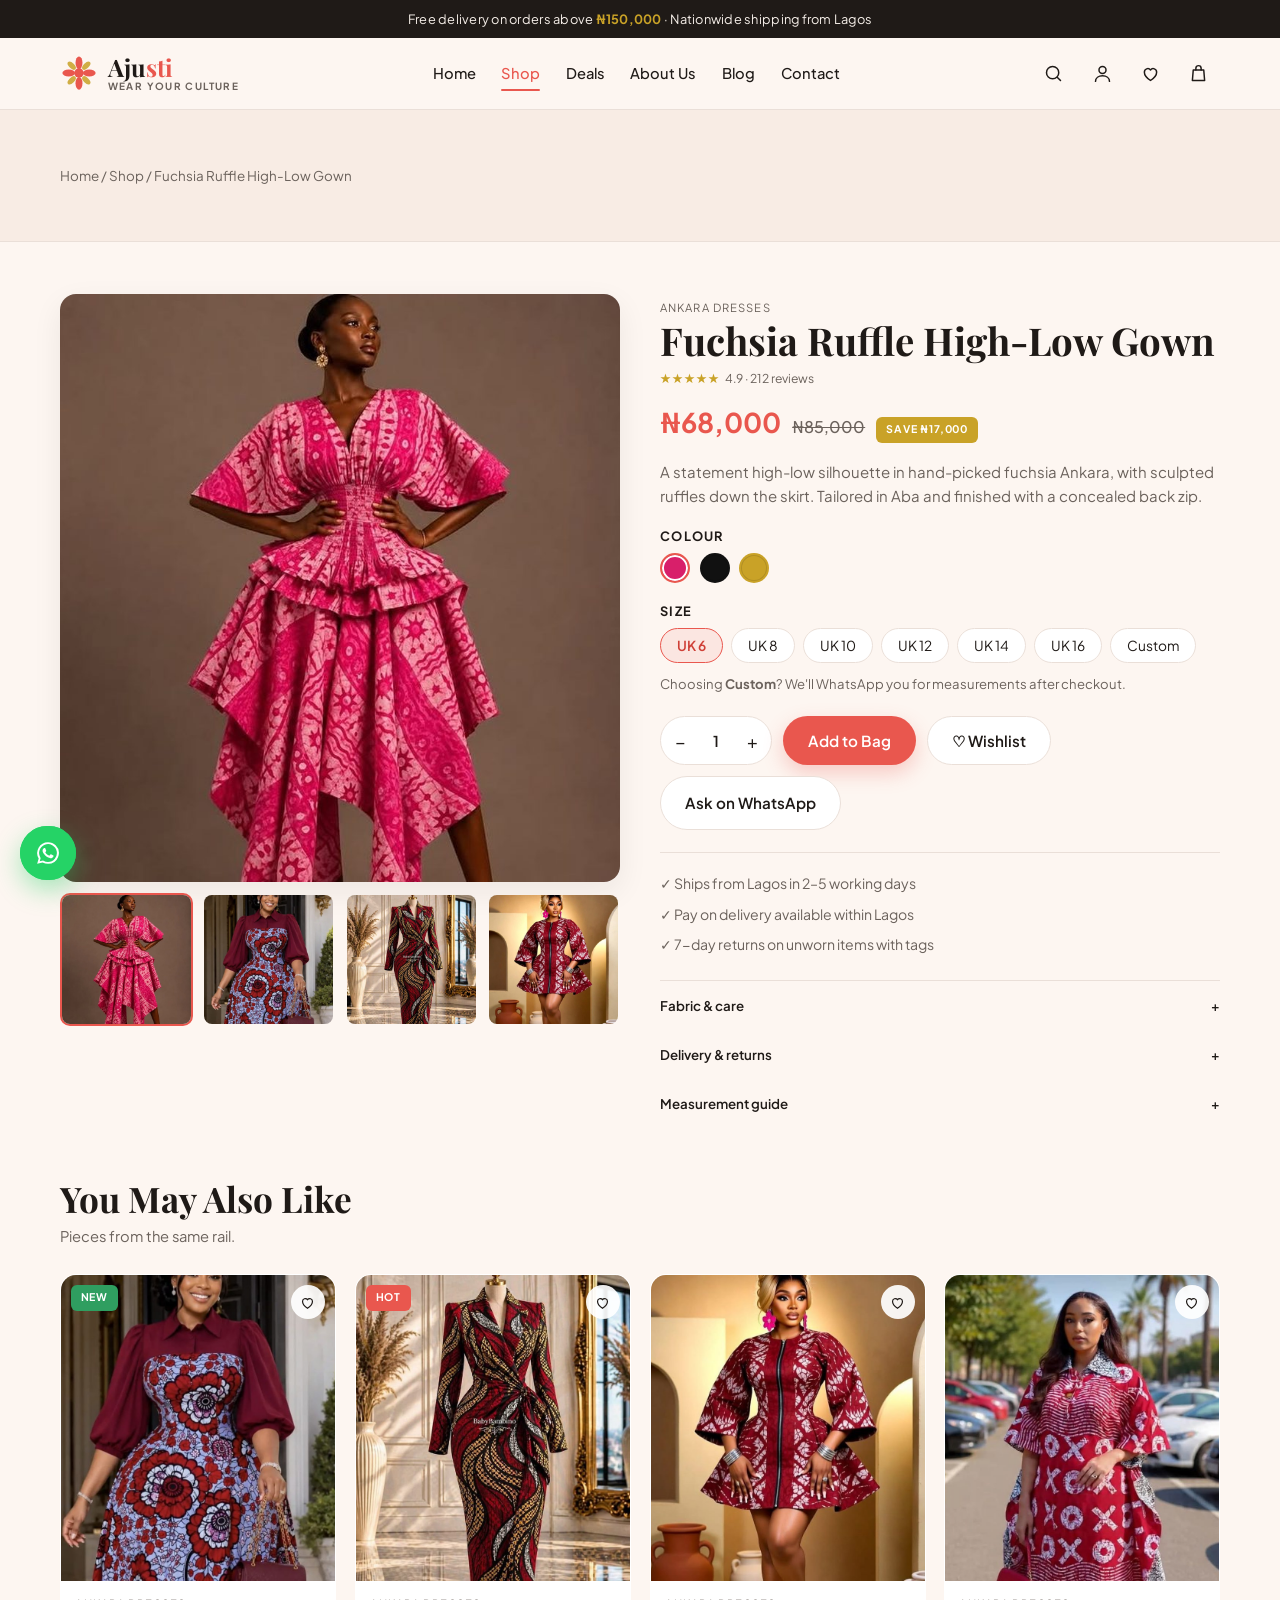
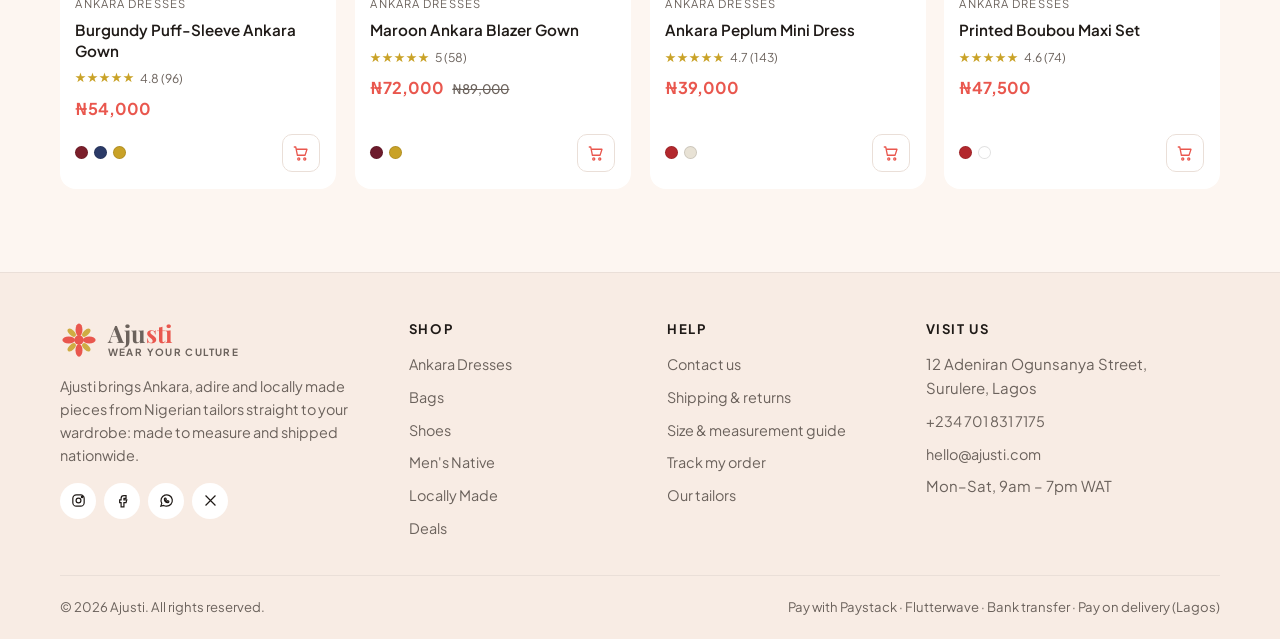
<file: product.html>
<!DOCTYPE html>
<html lang="en">
<head>
<meta charset="utf-8">
<meta name="viewport" content="width=device-width, initial-scale=1">
<title>Product | Ajusti</title>
<meta name="description" content="Made-to-measure Ankara, adire, bags and shoes from Ajusti.">
<link rel="icon" href="data:image/svg+xml,<svg xmlns='http://www.w3.org/2000/svg' viewBox='0 0 32 32'><circle cx='16' cy='16' r='14' fill='%23e9574e'/><text x='16' y='23' font-size='18' font-family='Georgia' fill='white' text-anchor='middle'>A</text></svg>">
<link rel="preconnect" href="https://fonts.googleapis.com">
<link rel="preconnect" href="https://fonts.gstatic.com" crossorigin>
<link href="https://fonts.googleapis.com/css2?family=Playfair+Display:wght@600;700;800&family=Plus+Jakarta+Sans:wght@400;500;600;700&display=swap" rel="stylesheet">
<link rel="manifest" href="manifest.webmanifest">
<meta name="theme-color" content="#e9574e">
<meta name="apple-mobile-web-app-capable" content="yes">
<meta name="apple-mobile-web-app-status-bar-style" content="default">
<meta name="apple-mobile-web-app-title" content="Ajusti">
<link rel="apple-touch-icon" href="assets/icons/apple-touch-icon.png">
<link rel="stylesheet" href="css/style.css">
</head>
<body data-page="shop.html">
<div data-shell="header"></div>

<div class="page-head">
  <div class="wrap">
    <p class="crumbs"><a href="index.html">Home</a> / <a href="shop.html">Shop</a> / <span id="crumb"></span></p>
  </div>
</div>

<section>
  <div class="wrap">
    <div class="pdp" id="pdp"></div>
  </div>
</section>

<section style="padding-top:0">
  <div class="wrap">
    <div class="sec-head"><div><h2>You May Also Like</h2><p>Pieces from the same rail.</p></div></div>
    <div class="product-grid" id="related"></div>
  </div>
</section>

<div data-shell="footer"></div>

<script src="js/products.js"></script>
<script src="js/main.js"></script>
<script>
document.addEventListener('DOMContentLoaded', () => {
  const id = new URLSearchParams(location.search).get('id');
  const p = PRODUCTS.find(x => x.id === id) || PRODUCTS[0];
  const sizes = SIZES[p.cat] || ['One size'];
  const sel = { size: sizes[0], color: p.colors[0], qty: 1 };

  document.title = `${p.name} | Ajusti`;
  window.WA_MESSAGE = `Hi Ajusti, I'm interested in the ${p.name} (${money(p.price)}). Is it available?`;
  document.getElementById('crumb').textContent = p.name;

  // gallery: the product itself plus three siblings for context
  const gallery = [p, ...PRODUCTS.filter(x => x.cat === p.cat && x.id !== p.id).slice(0, 3)].map(img);

  document.getElementById('pdp').innerHTML = `
    <div>
      <div class="pdp-media"><img id="mainShot" src="${gallery[0]}" alt="${p.name}"></div>
      <div class="pdp-thumbs">${gallery.map((g, i) => `<img src="${g}" alt="" class="${i ? '' : 'sel'}" data-shot="${g}">`).join('')}</div>
    </div>
    <div>
      <span class="pc-cat">${catName(p.cat)}</span>
      <h1>${p.name}</h1>
      <span class="pc-rating"><span class="stars">${starBar(p.rating)}</span> ${p.rating} · ${p.reviews} reviews</span>
      <div class="pdp-price">${money(p.price)}${p.was ? `<del>${money(p.was)}</del>` : ''}${p.was ? `<span class="tag sale">Save ${money(p.was - p.price)}</span>` : ''}</div>
      <p class="muted">${p.desc}</p>

      <div class="opt-group">
        <h4>Colour</h4>
        <div class="color-dots" id="colors">
          ${p.colors.map((c, i) => `<button data-color="${c}" class="${i ? '' : 'sel'}" style="background:${c}" aria-label="Colour ${i + 1}"></button>`).join('')}
        </div>
      </div>

      <div class="opt-group">
        <h4>${p.cat === 'shoes' ? 'Size (EU)' : 'Size'}</h4>
        <div class="chips" id="sizes">
          ${sizes.map((s, i) => `<button class="chip${i ? '' : ' sel'}" data-size="${s}">${s}</button>`).join('')}
        </div>
        <p class="muted" style="font-size:.82rem;margin:.6rem 0 0">
          Choosing <b>Custom</b>? We'll WhatsApp you for measurements after checkout.
        </p>
      </div>

      <div class="pdp-actions">
        <div class="qty"><button id="minus" aria-label="Decrease">−</button><span id="qty">1</span><button id="plus" aria-label="Increase">+</button></div>
        <button class="btn btn-primary" id="addBtn">Add to Bag</button>
        <button class="btn btn-ghost" data-wish="${p.id}" id="wishBtn">♡ Wishlist</button>
        <a class="btn btn-ghost" id="askBtn" target="_blank" rel="noopener"
           href="${waLink(`Hi Ajusti, I'm interested in the ${p.name} (${money(p.price)}). Is it available?`)}">Ask on WhatsApp</a>
      </div>

      <div class="pdp-meta">
        <span>✓ Ships from Lagos in 2–5 working days</span>
        <span>✓ Pay on delivery available within Lagos</span>
        <span>✓ 7-day returns on unworn items with tags</span>
      </div>

      <div class="accordion" style="margin-top:1.5rem">
        <button data-acc>Fabric &amp; care <span>+</span></button>
        <div class="body">Machine wash cold, inside out, or dry clean. Do not bleach, because Ankara and adire dyes are reactive. Warm iron on the reverse.</div>
        <button data-acc>Delivery &amp; returns <span>+</span></button>
        <div class="body">Lagos: 1–2 days. Other states: 3–5 days via GIG or DHL. Returns accepted within 7 days if unworn with tags. Custom-measured pieces are exchange-only.</div>
        <button data-acc>Measurement guide <span>+</span></button>
        <div class="body">Measure bust, waist, hips and full length over light clothing, then send the numbers on WhatsApp. If you are between sizes, choose <b>Custom</b>, and there is no extra charge.</div>
      </div>
    </div>`;

  // gallery switching
  document.querySelectorAll('[data-shot]').forEach(t => t.addEventListener('click', () => {
    document.getElementById('mainShot').src = t.dataset.shot;
    document.querySelectorAll('[data-shot]').forEach(x => x.classList.toggle('sel', x === t));
  }));
  // options
  document.getElementById('colors').addEventListener('click', e => {
    const b = e.target.closest('[data-color]'); if (!b) return;
    sel.color = b.dataset.color;
    document.querySelectorAll('#colors button').forEach(x => x.classList.toggle('sel', x === b));
  });
  document.getElementById('sizes').addEventListener('click', e => {
    const b = e.target.closest('[data-size]'); if (!b) return;
    sel.size = b.dataset.size;
    document.querySelectorAll('#sizes .chip').forEach(x => x.classList.toggle('sel', x === b));
  });
  const qEl = document.getElementById('qty');
  document.getElementById('plus').addEventListener('click', () => { sel.qty++; qEl.textContent = sel.qty; });
  document.getElementById('minus').addEventListener('click', () => { if (sel.qty > 1) { sel.qty--; qEl.textContent = sel.qty; } });
  document.getElementById('addBtn').addEventListener('click', () => addToCart(p.id, sel));
  if (wishlist.includes(p.id)) document.getElementById('wishBtn').textContent = '♥ Saved';

  // accordion
  document.querySelectorAll('[data-acc]').forEach(b => b.addEventListener('click', () => {
    const body = b.nextElementSibling;
    const open = body.classList.toggle('open');
    b.querySelector('span').textContent = open ? '−' : '+';
  }));

  renderGrid(document.getElementById('related'),
    PRODUCTS.filter(x => x.cat === p.cat && x.id !== p.id).slice(0, 4));
});
</script>
</body>
</html>
</file>
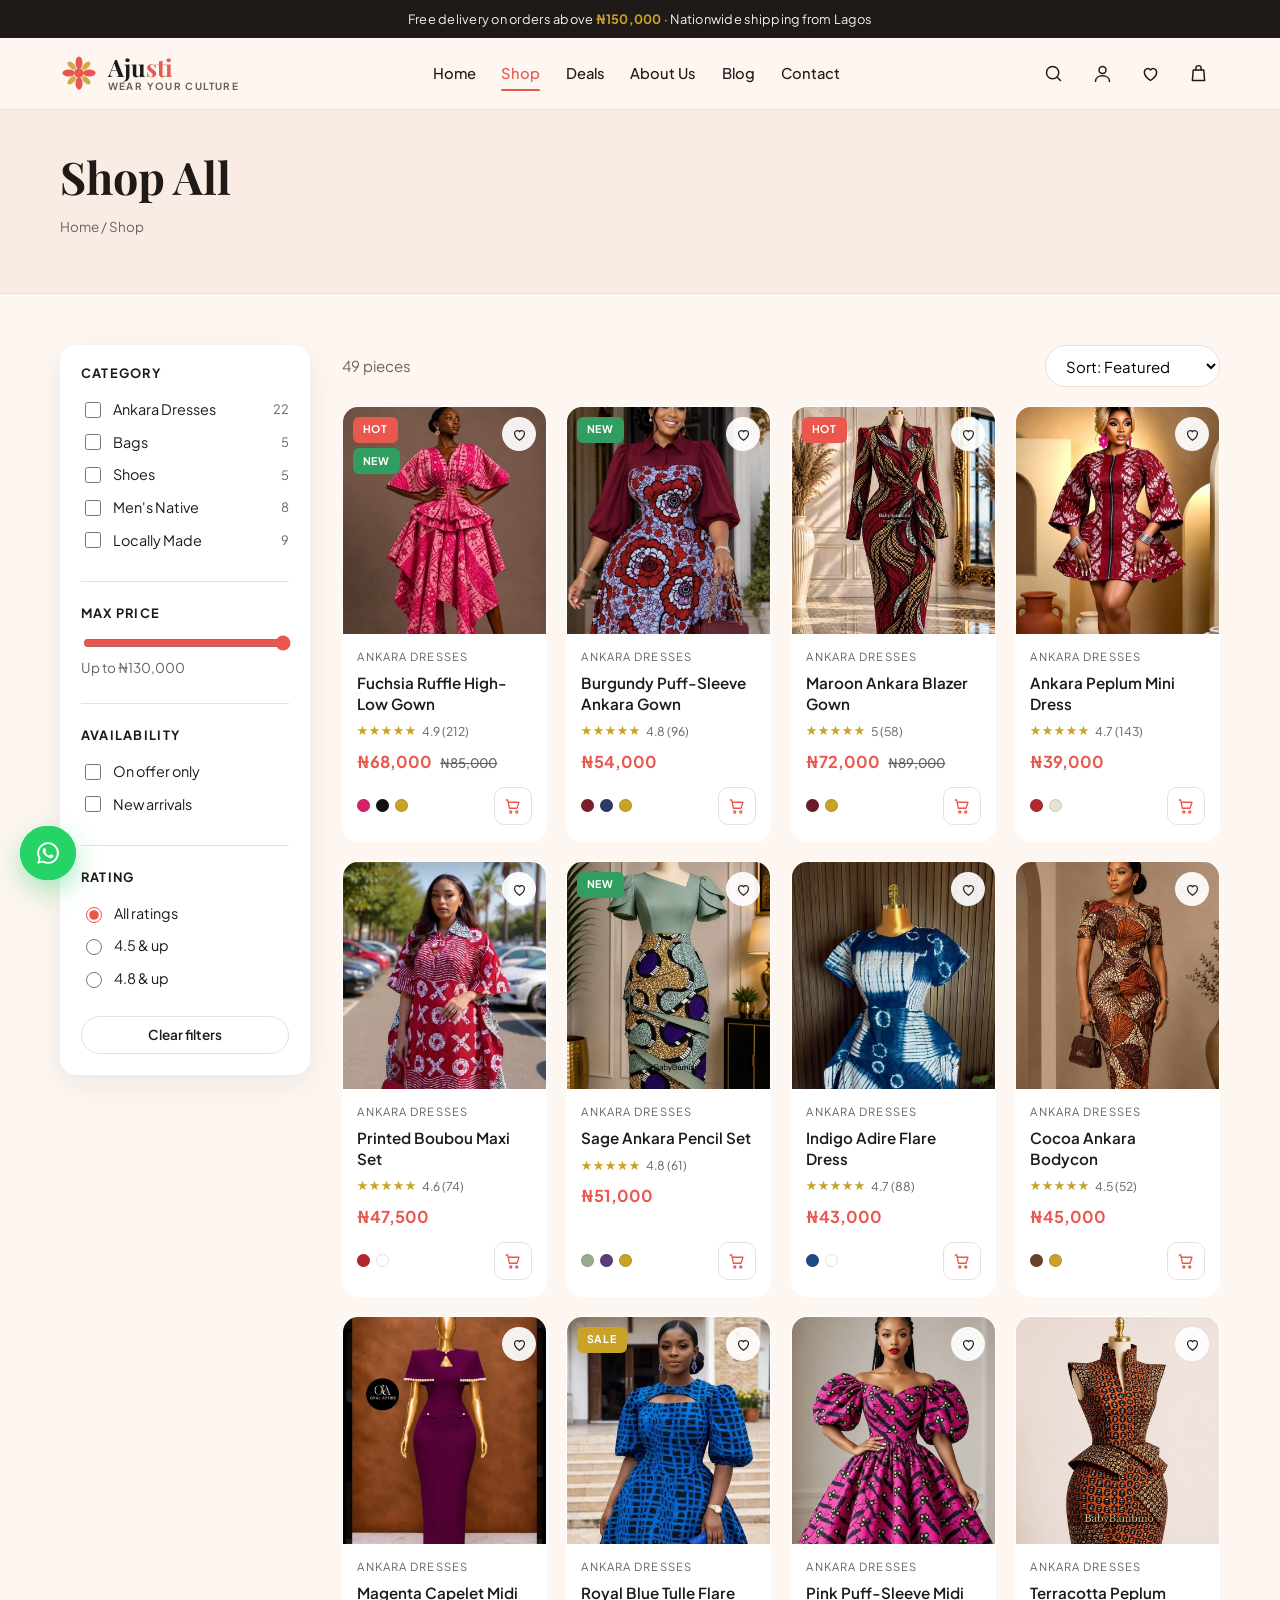
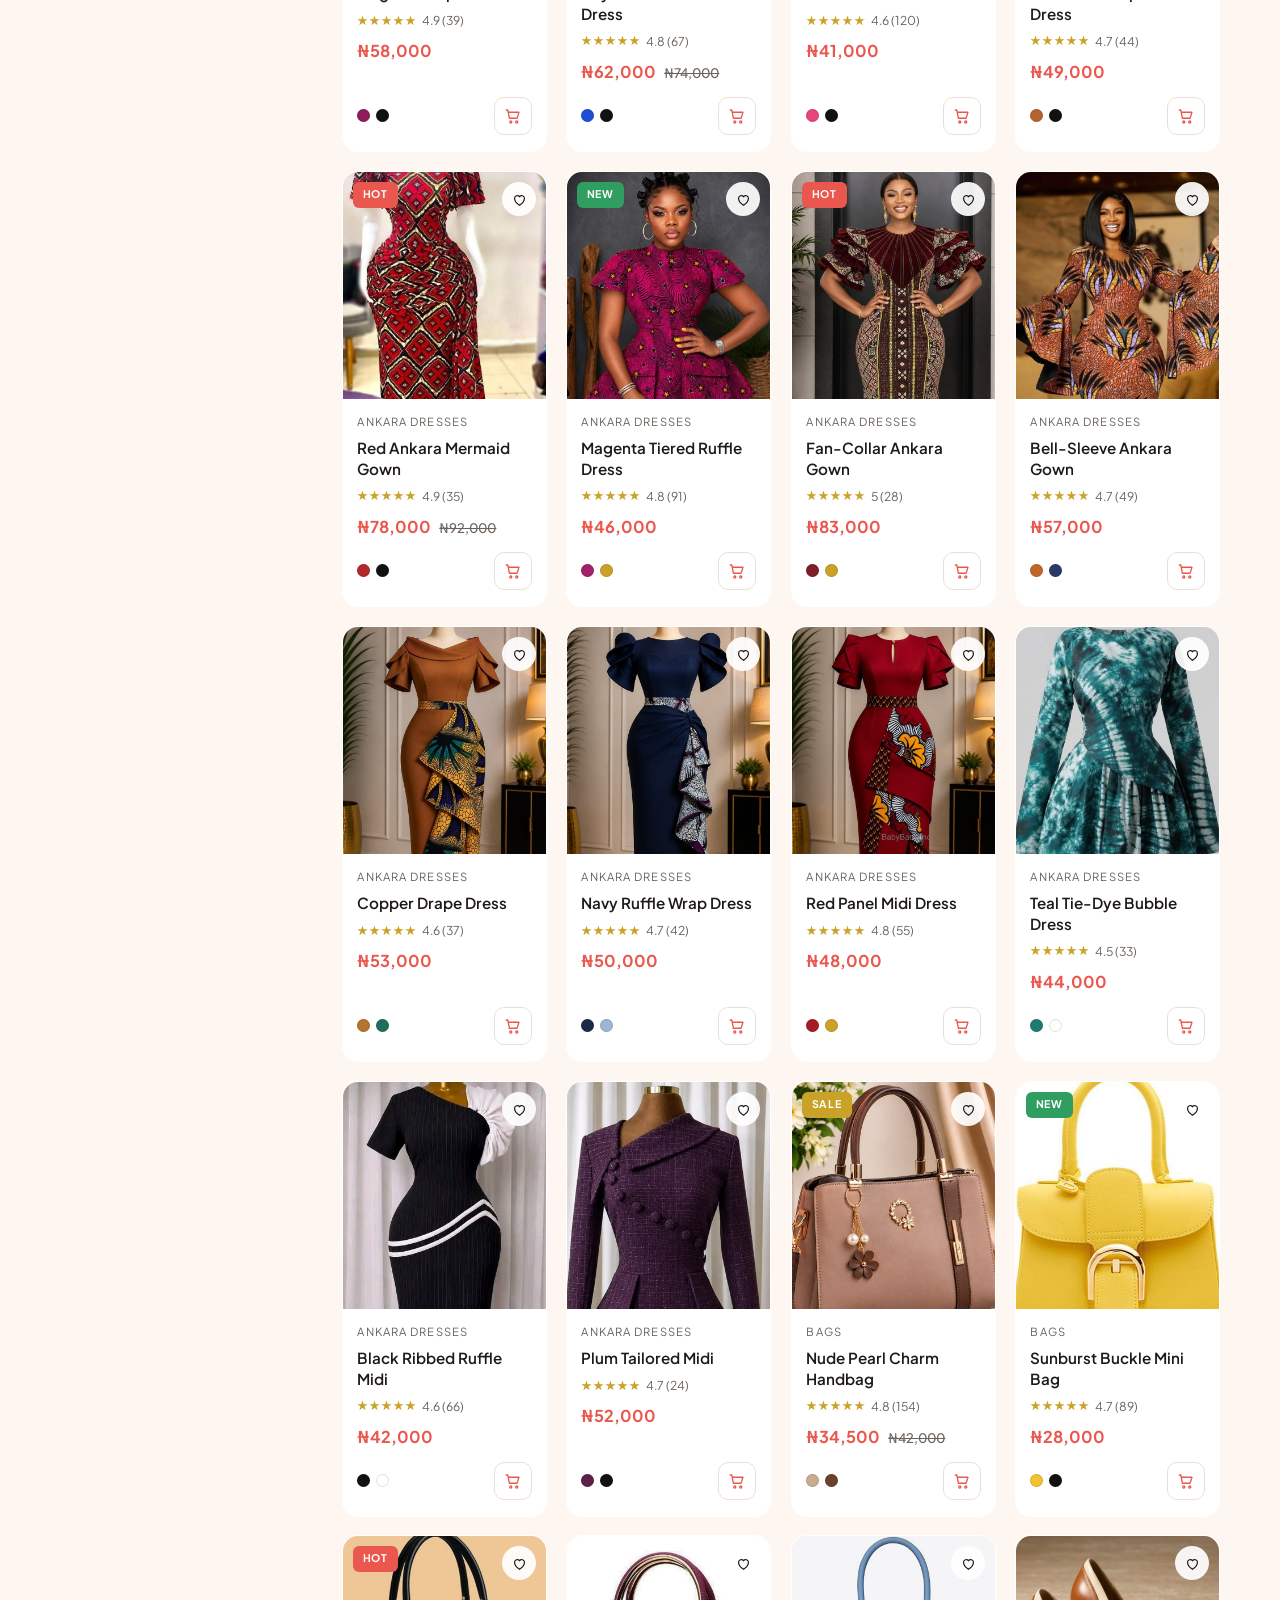
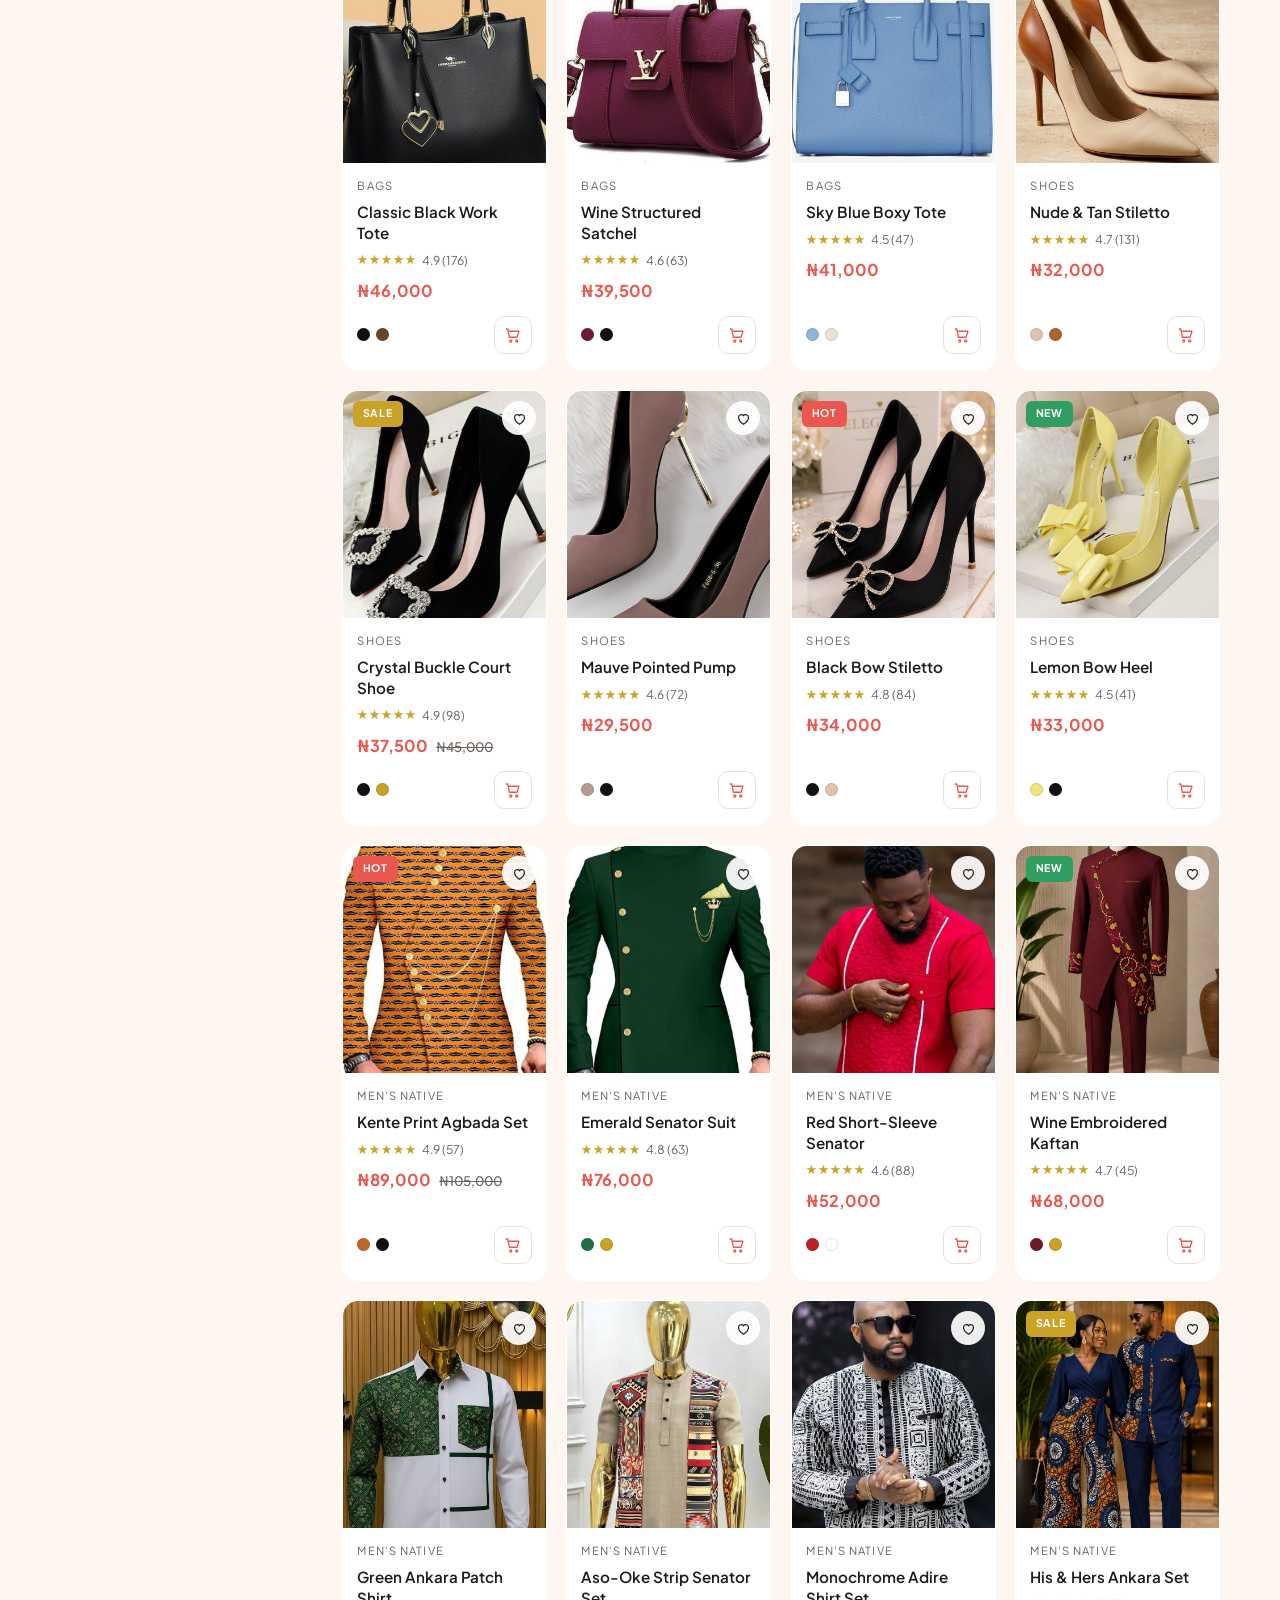
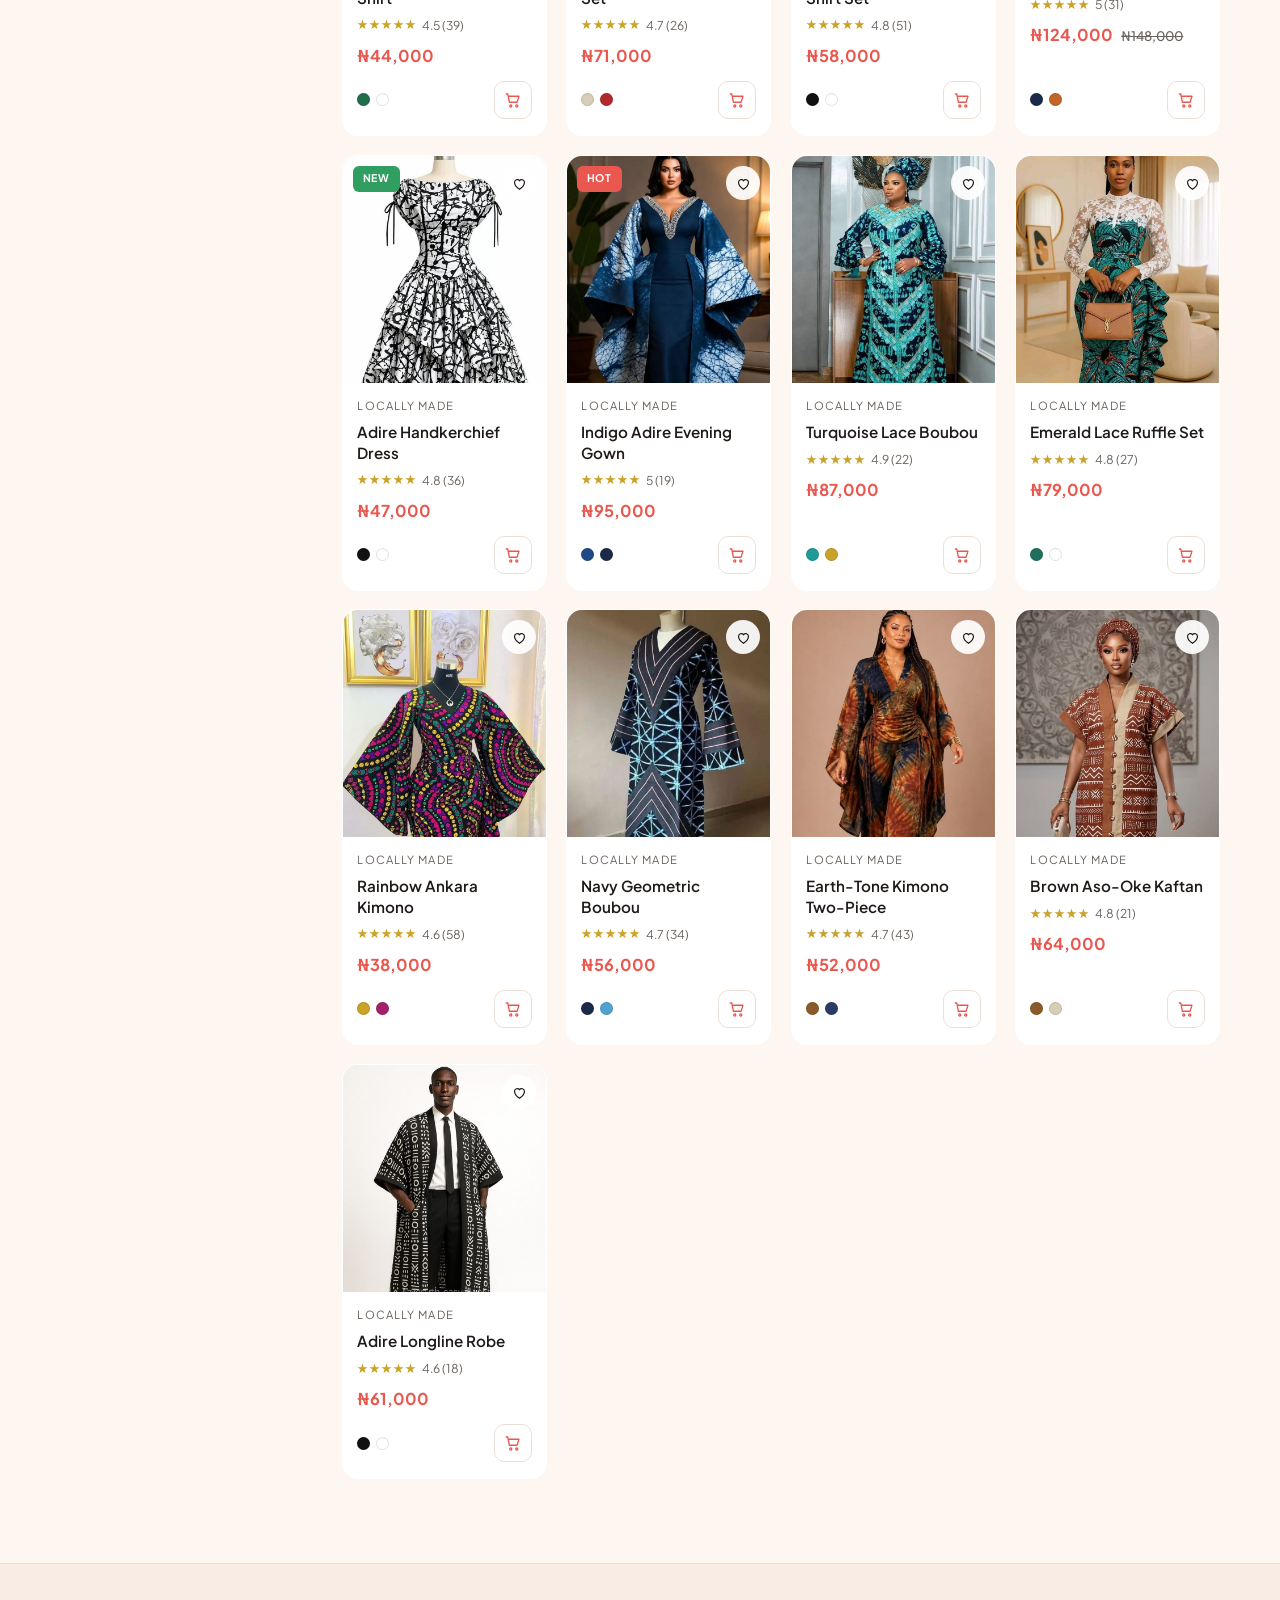
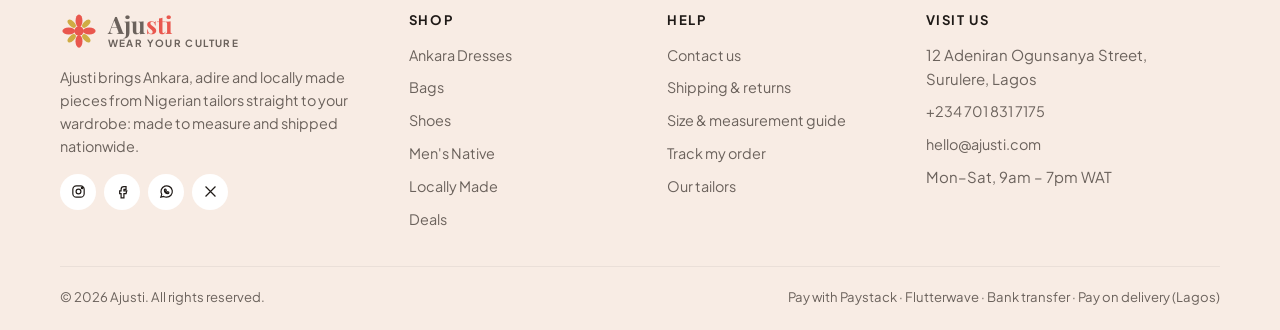
<file: shop.html>
<!DOCTYPE html>
<html lang="en">
<head>
<meta charset="utf-8">
<meta name="viewport" content="width=device-width, initial-scale=1">
<title>Shop | Ajusti</title>
<meta name="description" content="Browse every Ajusti piece: Ankara dresses, adire, bags, shoes and men's native wear. Filter by category, price and size.">
<link rel="icon" href="data:image/svg+xml,<svg xmlns='http://www.w3.org/2000/svg' viewBox='0 0 32 32'><circle cx='16' cy='16' r='14' fill='%23e9574e'/><text x='16' y='23' font-size='18' font-family='Georgia' fill='white' text-anchor='middle'>A</text></svg>">
<link rel="preconnect" href="https://fonts.googleapis.com">
<link rel="preconnect" href="https://fonts.gstatic.com" crossorigin>
<link href="https://fonts.googleapis.com/css2?family=Playfair+Display:wght@600;700;800&family=Plus+Jakarta+Sans:wght@400;500;600;700&display=swap" rel="stylesheet">
<link rel="manifest" href="manifest.webmanifest">
<meta name="theme-color" content="#e9574e">
<meta name="apple-mobile-web-app-capable" content="yes">
<meta name="apple-mobile-web-app-status-bar-style" content="default">
<meta name="apple-mobile-web-app-title" content="Ajusti">
<link rel="apple-touch-icon" href="assets/icons/apple-touch-icon.png">
<link rel="stylesheet" href="css/style.css">
</head>
<body data-page="shop.html">
<div data-shell="header"></div>

<div class="page-head">
  <div class="wrap">
    <h1 id="shopTitle">Shop All</h1>
    <p class="crumbs"><a href="index.html">Home</a> / <span id="crumbNow">Shop</span></p>
  </div>
</div>

<section>
  <div class="wrap shop-layout">
    <aside class="filters" id="filters">
      <div class="filter-block">
        <h4>Category</h4>
        <div id="catFilters"></div>
      </div>
      <div class="filter-block">
        <h4>Max price</h4>
        <input type="range" id="priceRange" min="25000" max="130000" step="5000" value="130000">
        <div class="muted" style="font-size:.85rem">Up to <span id="priceLabel">₦130,000</span></div>
      </div>
      <div class="filter-block">
        <h4>Availability</h4>
        <label><input type="checkbox" id="onlySale"> On offer only</label>
        <label><input type="checkbox" id="onlyNew"> New arrivals</label>
      </div>
      <div class="filter-block">
        <h4>Rating</h4>
        <label><input type="radio" name="rate" value="0" checked> All ratings</label>
        <label><input type="radio" name="rate" value="4.5"> 4.5 &amp; up</label>
        <label><input type="radio" name="rate" value="4.8"> 4.8 &amp; up</label>
      </div>
      <button class="btn btn-ghost btn-block btn-sm" id="clearFilters" style="margin-top:1.3rem">Clear filters</button>
    </aside>

    <div>
      <div class="shop-toolbar">
        <button class="btn btn-ghost btn-sm filter-toggle" id="filterToggle">Filters</button>
        <span class="muted" id="resultCount"></span>
        <select id="sort" aria-label="Sort products">
          <option value="featured">Sort: Featured</option>
          <option value="new">Newest first</option>
          <option value="low">Price: low to high</option>
          <option value="high">Price: high to low</option>
          <option value="rating">Top rated</option>
        </select>
      </div>
      <div class="product-grid" id="grid"></div>
    </div>
  </div>
</section>

<div data-shell="footer"></div>

<script src="js/products.js"></script>
<script src="js/main.js"></script>
<script>
document.addEventListener('DOMContentLoaded', () => {
  const params = new URLSearchParams(location.search);
  const state = {
    cats: new Set(params.get('cat') ? [params.get('cat')] : []),
    q: (params.get('q') || '').trim().toLowerCase(),
    max: 130000, sale: params.get('tag') === 'sale', fresh: false, rate: 0,
    sort: params.get('sort') || 'featured'
  };
  document.getElementById('sort').value = state.sort;

  if (state.cats.size) {
    const name = catName([...state.cats][0]);
    document.getElementById('shopTitle').textContent = name;
    document.getElementById('crumbNow').textContent = name;
  } else if (state.q) {
    document.getElementById('shopTitle').textContent = `Results for “${params.get('q')}”`;
  }

  // category checkboxes
  document.getElementById('catFilters').innerHTML = CATEGORIES.map(c => {
    const n = PRODUCTS.filter(p => p.cat === c.slug).length;
    return `<label><input type="checkbox" value="${c.slug}" ${state.cats.has(c.slug) ? 'checked' : ''}> ${c.name} <span class="muted" style="margin-left:auto;font-size:.8rem">${n}</span></label>`;
  }).join('');

  function apply() {
    let list = PRODUCTS.filter(p =>
      (!state.cats.size || state.cats.has(p.cat)) &&
      p.price <= state.max &&
      (!state.sale || p.was) &&
      (!state.fresh || (p.tags || []).includes('new')) &&
      p.rating >= state.rate &&
      (!state.q || (p.name + ' ' + p.desc + ' ' + catName(p.cat)).toLowerCase().includes(state.q))
    );
    const s = state.sort;
    if (s === 'low') list.sort((a, b) => a.price - b.price);
    else if (s === 'high') list.sort((a, b) => b.price - a.price);
    else if (s === 'rating') list.sort((a, b) => b.rating - a.rating || b.reviews - a.reviews);
    else if (s === 'new') list.sort((a, b) => ((b.tags || []).includes('new') ? 1 : 0) - ((a.tags || []).includes('new') ? 1 : 0));
    document.getElementById('resultCount').textContent = `${list.length} piece${list.length === 1 ? '' : 's'}`;
    renderGrid(document.getElementById('grid'), list);
  }

  document.getElementById('catFilters').addEventListener('change', e => {
    e.target.checked ? state.cats.add(e.target.value) : state.cats.delete(e.target.value);
    apply();
  });
  const range = document.getElementById('priceRange');
  range.addEventListener('input', () => {
    state.max = +range.value;
    document.getElementById('priceLabel').textContent = money(state.max);
    apply();
  });
  document.getElementById('onlySale').checked = state.sale;
  document.getElementById('onlySale').addEventListener('change', e => { state.sale = e.target.checked; apply(); });
  document.getElementById('onlyNew').addEventListener('change', e => { state.fresh = e.target.checked; apply(); });
  document.querySelectorAll('input[name=rate]').forEach(r =>
    r.addEventListener('change', e => { state.rate = +e.target.value; apply(); }));
  document.getElementById('sort').addEventListener('change', e => { state.sort = e.target.value; apply(); });
  document.getElementById('filterToggle').addEventListener('click', () =>
    document.getElementById('filters').classList.toggle('open'));
  document.getElementById('clearFilters').addEventListener('click', () => {
    state.cats.clear(); state.max = 130000; state.sale = state.fresh = false; state.rate = 0; state.q = '';
    document.querySelectorAll('#catFilters input').forEach(i => i.checked = false);
    document.getElementById('onlySale').checked = document.getElementById('onlyNew').checked = false;
    document.querySelector('input[name=rate]').checked = true;
    range.value = 130000; document.getElementById('priceLabel').textContent = money(130000);
    apply();
  });

  apply();
});
</script>
</body>
</html>
</file>
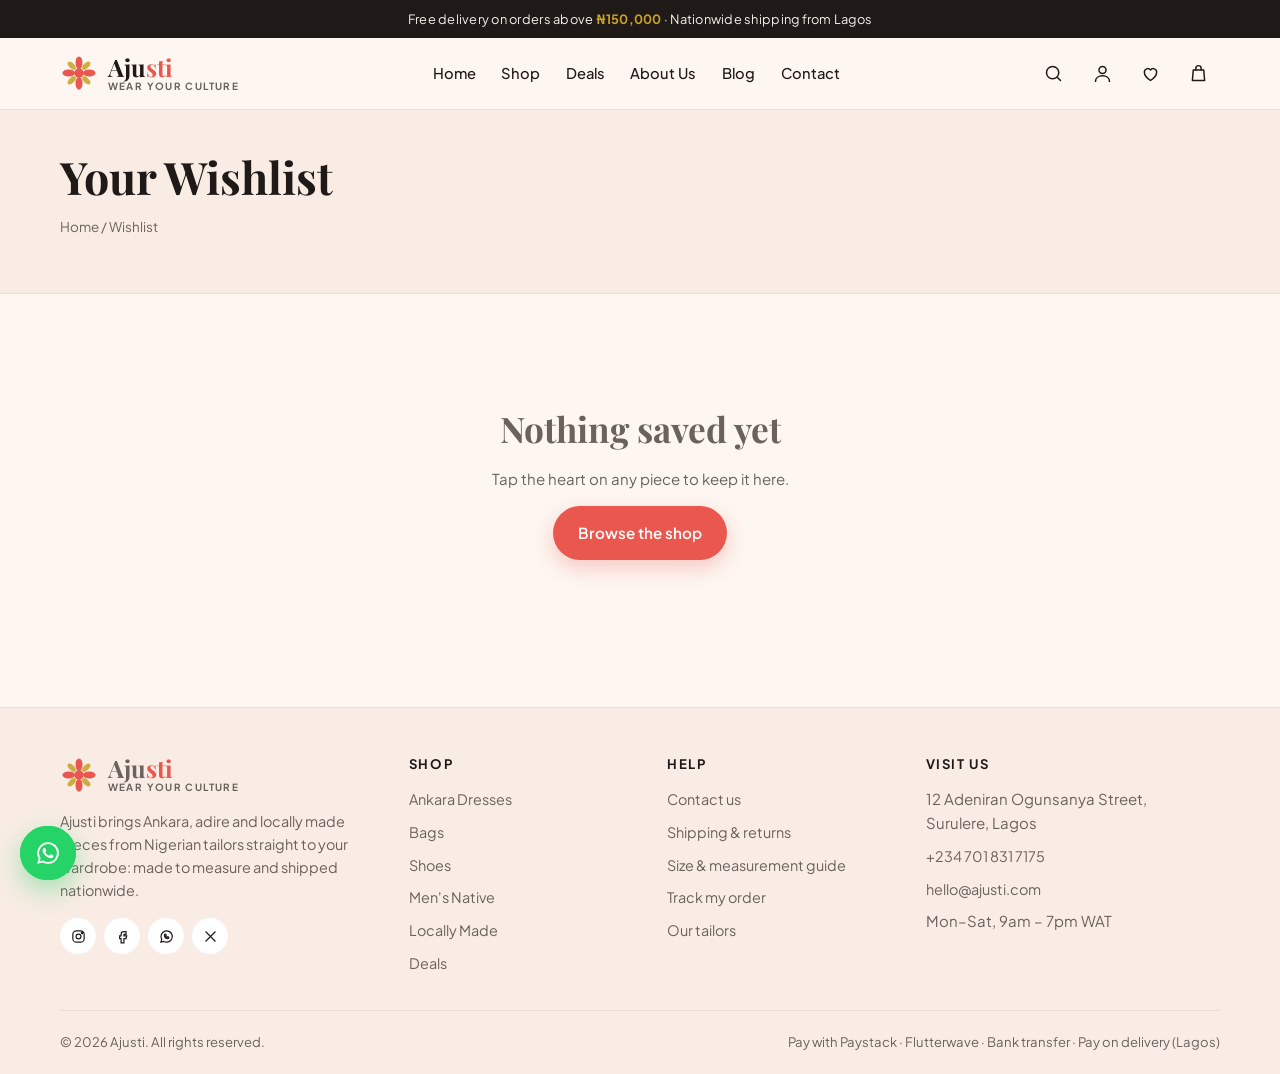
<file: wishlist.html>
<!DOCTYPE html>
<html lang="en">
<head>
<meta charset="utf-8">
<meta name="viewport" content="width=device-width, initial-scale=1">
<title>Wishlist | Ajusti</title>
<meta name="description" content="The Ajusti pieces you have saved.">
<link rel="icon" href="data:image/svg+xml,<svg xmlns='http://www.w3.org/2000/svg' viewBox='0 0 32 32'><circle cx='16' cy='16' r='14' fill='%23e9574e'/><text x='16' y='23' font-size='18' font-family='Georgia' fill='white' text-anchor='middle'>A</text></svg>">
<link rel="preconnect" href="https://fonts.googleapis.com">
<link rel="preconnect" href="https://fonts.gstatic.com" crossorigin>
<link href="https://fonts.googleapis.com/css2?family=Playfair+Display:wght@600;700;800&family=Plus+Jakarta+Sans:wght@400;500;600;700&display=swap" rel="stylesheet">
<link rel="manifest" href="manifest.webmanifest">
<meta name="theme-color" content="#e9574e">
<meta name="apple-mobile-web-app-capable" content="yes">
<meta name="apple-mobile-web-app-status-bar-style" content="default">
<meta name="apple-mobile-web-app-title" content="Ajusti">
<link rel="apple-touch-icon" href="assets/icons/apple-touch-icon.png">
<link rel="stylesheet" href="css/style.css">
</head>
<body data-page="wishlist.html">
<div data-shell="header"></div>

<div class="page-head">
  <div class="wrap">
    <h1>Your Wishlist</h1>
    <p class="crumbs"><a href="index.html">Home</a> / Wishlist</p>
  </div>
</div>

<section>
  <div class="wrap">
    <div class="product-grid" id="wishGrid"></div>
  </div>
</section>

<div data-shell="footer"></div>
<script src="js/products.js"></script>
<script src="js/main.js"></script>
<script>
document.addEventListener('DOMContentLoaded', () => {
  const draw = () => {
    const list = PRODUCTS.filter(p => wishlist.includes(p.id));
    const el = document.getElementById('wishGrid');
    if (!list.length) {
      el.innerHTML = `<div class="empty"><h2>Nothing saved yet</h2>
        <p>Tap the heart on any piece to keep it here.</p>
        <a class="btn btn-primary" href="shop.html">Browse the shop</a></div>`;
      return;
    }
    renderGrid(el, list);
  };
  draw();
  document.addEventListener('click', e => { if (e.target.closest('[data-wish]')) setTimeout(draw, 0); });
});
</script>
</body>
</html>
</file>
<file: css/style.css>
/* ===========================================================
   Ajusti: Wear Your Culture
   Base styles for the whole storefront
   =========================================================== */

:root {
  --coral: #e9574e;
  --coral-dark: #cf3f36;
  --coral-soft: #fbe6e1;
  --gold: #c9a227;
  --ink: #1f1a17;
  --ink-soft: #6b625c;
  --line: #eadfd8;
  --cream: #fdf6f1;
  --cream-deep: #f8ece4;
  --white: #fff;
  --green: #2f9e60;
  --radius: 16px;
  --radius-sm: 10px;
  --shadow: 0 10px 30px rgba(31, 26, 23, .07);
  --shadow-lg: 0 18px 50px rgba(31, 26, 23, .12);
  --wrap: 1200px;
  --head: 'Playfair Display', Georgia, serif;
  --body: 'Plus Jakarta Sans', -apple-system, BlinkMacSystemFont, 'Segoe UI', sans-serif;
}

* { box-sizing: border-box; }

/* The shell wrappers generate no box of their own, so the injected
   header can stick to the viewport rather than to its container. */
[data-shell] { display: contents; }

html { scroll-behavior: smooth; }

body {
  margin: 0;
  font-family: var(--body);
  color: var(--ink);
  background: var(--cream);
  font-size: 15px;
  line-height: 1.6;
  -webkit-font-smoothing: antialiased;
}

img { max-width: 100%; display: block; }
a { color: inherit; text-decoration: none; }
button { font-family: inherit; cursor: pointer; border: 0; background: none; color: inherit; }
input, select, textarea { font-family: inherit; font-size: 15px; }

h1, h2, h3, h4 { font-family: var(--head); font-weight: 700; line-height: 1.15; margin: 0 0 .5em; }
h1 { font-size: clamp(2.4rem, 5.5vw, 3.9rem); }
h2 { font-size: clamp(1.6rem, 3vw, 2.2rem); }

.wrap { max-width: var(--wrap); margin: 0 auto; padding: 0 20px; }
.muted { color: var(--ink-soft); }
.center { text-align: center; }

/* ---------- buttons ---------- */
.btn {
  display: inline-flex; align-items: center; justify-content: center; gap: .55rem;
  padding: .85rem 1.5rem; border-radius: 999px; font-weight: 600; font-size: .95rem;
  transition: transform .18s ease, background .2s ease, color .2s ease, box-shadow .2s ease;
  border: 1.5px solid transparent; white-space: nowrap;
}
.btn:hover { transform: translateY(-2px); }
.btn-primary { background: var(--coral); color: #fff; box-shadow: 0 8px 20px rgba(233, 87, 78, .28); }
.btn-primary:hover { background: var(--coral-dark); }
.btn-ghost { border-color: var(--line); background: var(--white); color: var(--ink); }
.btn-ghost:hover { border-color: var(--coral); color: var(--coral); }
.btn-dark { background: var(--ink); color: #fff; }
.btn-block { width: 100%; }
.btn-sm { padding: .6rem 1.1rem; font-size: .85rem; }

/* ---------- announcement + header ---------- */
.topbar {
  background: var(--ink); color: #f6efe9; font-size: .8rem; letter-spacing: .02em;
  text-align: center; padding: .55rem 20px;
}
.topbar strong { color: var(--gold); }

.site-header {
  position: sticky; top: 0; z-index: 68; /* above the nav scrim so the close button stays tappable */
  /* No backdrop-filter here: it would become the containing block for the
     fixed mobile nav drawer and clip it to the header's height. */
  background: #fdf6f1;
  border-bottom: 1px solid var(--line);
}
.header-inner { display: flex; align-items: center; gap: 1.5rem; padding: .9rem 20px; max-width: var(--wrap); margin: 0 auto; }

.logo { display: flex; align-items: center; gap: .6rem; }
.logo-mark { width: 38px; height: 38px; flex: none; }
.logo-text { font-family: var(--head); font-size: 1.5rem; font-weight: 700; line-height: 1; }
.logo-text span { color: var(--coral); }
.logo-tag { display: block; font-family: var(--body); font-size: .62rem; letter-spacing: .14em; text-transform: uppercase; color: var(--ink-soft); margin-top: 3px; }

.nav { display: flex; gap: 1.6rem; margin-left: auto; }
.nav a { font-size: .92rem; font-weight: 500; padding: .35rem 0; position: relative; }
.nav a::after {
  content: ''; position: absolute; left: 0; right: 100%; bottom: 0; height: 2px;
  background: var(--coral); border-radius: 2px; transition: right .25s ease;
}
.nav a:hover::after, .nav a.active::after { right: 0; }
.nav a.active { color: var(--coral); }

.header-actions { display: flex; align-items: center; gap: .4rem; margin-left: auto; }
.icon-btn {
  width: 42px; height: 42px; display: grid; place-items: center; border-radius: 50%;
  position: relative; transition: background .2s ease;
}
.icon-btn:hover { background: var(--coral-soft); }
.icon-btn svg { width: 21px; height: 21px; stroke: var(--ink); fill: none; stroke-width: 1.7; stroke-linecap: round; stroke-linejoin: round; }
.badge {
  position: absolute; top: 2px; right: 0; min-width: 18px; height: 18px; padding: 0 5px;
  background: var(--coral); color: #fff; border-radius: 999px;
  font-size: .68rem; font-weight: 700; display: grid; place-items: center;
}
.menu-toggle, .nav-close { display: none; }

/* mobile nav */
@media (max-width: 900px) {
  /* Off-canvas drawer. It is display:none when closed so it never adds
     a sideways scroll to the page, and slides in on open. */
  .nav {
    display: none;
    position: fixed; inset: 0 0 0 auto; width: min(80vw, 320px);
    background: var(--white); flex-direction: column; gap: 0; padding: 5rem 1.5rem;
    box-shadow: var(--shadow-lg); z-index: 70;
  }
  .nav.open { display: flex; animation: navIn .28s ease both; }
  @keyframes navIn { from { transform: translateX(100%); } to { transform: none; } }
  .nav a { padding: .9rem 0; border-bottom: 1px solid var(--line); font-size: 1rem; }
  .menu-toggle { display: grid; }
  .nav-close { display: grid; position: absolute; top: 1rem; right: 1rem; }
  .nav-close:hover { background: var(--coral-soft); }
  .header-actions { margin-left: auto; }
  .nav-scrim { position: fixed; inset: 0; background: rgba(31,26,23,.4); z-index: 65; }
}

/* ---------- search overlay ---------- */
.search-panel {
  display: none; border-bottom: 1px solid var(--line); background: var(--white);
  position: sticky; top: 63px; z-index: 55;
}
.search-panel.open { display: block; }
.search-panel form { display: flex; gap: .6rem; max-width: var(--wrap); margin: 0 auto; padding: 1rem 20px; }
.search-panel input {
  flex: 1; padding: .85rem 1.1rem; border: 1.5px solid var(--line); border-radius: 999px; background: var(--cream);
}
.search-panel input:focus { outline: none; border-color: var(--coral); }

/* ---------- hero ---------- */
.hero {
  position: relative; overflow: hidden; padding: 0;   /* it is a <section>, so opt out of the global section padding */
  background: linear-gradient(180deg, var(--cream) 0%, var(--cream-deep) 100%);
}

/* ---------- hero carousel ---------- */
/* Slides share one grid cell, so the section is as tall as the tallest
   slide and nothing jumps when they change. */
.hero-slides { display: grid; }
.hero-slide {
  grid-area: 1 / 1;
  opacity: 0; visibility: hidden;
  transition: opacity .55s ease, visibility .55s;
}
.hero-slide.on { opacity: 1; visibility: visible; }

/* One control bar under the slides: at ~1080px the side arrows sat on top
   of the headline, and a single centred row works at every width. */
.hero-controls {
  position: absolute; left: 0; right: 0; bottom: 20px; z-index: 6;
  display: flex; justify-content: center; align-items: center; gap: .9rem;
}
.hero-arrow {
  width: 38px; height: 38px; border-radius: 50%; background: var(--white);
  color: var(--ink); font-size: 1.4rem; line-height: 1; display: grid; place-items: center;
  box-shadow: var(--shadow); transition: background .2s ease, color .2s ease, scale .2s ease;
}
.hero-arrow:hover { background: var(--coral); color: #fff; scale: 1.06; }

.hero-dots { display: flex; gap: .5rem; }
.hero-dot-btn {
  width: 9px; height: 9px; border-radius: 999px; background: rgba(31, 26, 23, .22);
  padding: 0;
  transition: width .3s ease, background .3s ease;
}
.hero-dot-btn.on { width: 28px; background: var(--coral); }
.hero-dot-btn:hover { background: var(--coral-dark); }
.hero-inner {
  max-width: var(--wrap); margin: 0 auto; padding: 3.5rem 20px 3rem;
  display: grid; grid-template-columns: 1.05fr 1fr; gap: 2rem; align-items: center;
}
.eyebrow {
  display: inline-flex; align-items: center; gap: .5rem; background: var(--white);
  border-radius: 999px; padding: .45rem 1rem; font-size: .72rem; font-weight: 700;
  letter-spacing: .12em; text-transform: uppercase; color: var(--coral); box-shadow: var(--shadow);
}
.hero h1 { margin: 1.3rem 0 1rem; }
.hero h1 em { font-style: normal; color: var(--coral); }
.hero p { max-width: 34ch; font-size: 1.02rem; color: var(--ink-soft); }
.hero-cta { display: flex; gap: .8rem; flex-wrap: wrap; margin-top: 1.8rem; }

.hero-art { position: relative; display: grid; place-items: end center; min-height: 480px; align-self: end; }
/* Coral disc sits behind the cut-out model, as in the reference layout. */
.hero-blob {
  /* Centred with offsets rather than a translate, so the animations below
     are free to own the transform property without fighting this rule. */
  position: absolute; left: calc(50% - 200px); top: calc(42% - 200px);
  width: 400px; height: 400px; border-radius: 50%;
  background: var(--disc, #c8402f);
  background-image: radial-gradient(circle at 46% 38%, rgba(255,255,255,.16), rgba(0,0,0,.18));
}
.hero-blob::after {
  content: ''; position: absolute; inset: -26px; border-radius: 50%;
  border: 1.5px dashed color-mix(in srgb, var(--disc, #c8402f) 40%, transparent);
}
.hero-dot { position: absolute; border-radius: 50%; background: var(--coral); opacity: .75; }
.hero-dot.d1 { width: 10px; height: 10px; top: 8%; right: 18%; background: var(--disc, var(--coral)); }
.hero-dot.d2 { width: 7px; height: 7px; top: 34%; right: 5%; background: var(--gold); }
.hero-dot.d3 { width: 13px; height: 13px; bottom: 26%; left: 4%; background: var(--gold); opacity: .55; }
.hero-art img {
  position: relative; max-height: var(--art-h, 560px); width: auto;
  filter: drop-shadow(0 26px 34px rgba(31, 26, 23, .28));
}

.hero-proof {
  /* Centred with auto margins rather than a translate: the entrance
     animation owns transform, and would otherwise cancel the centring. */
  position: absolute; left: 0; right: 0; bottom: 8px;
  margin-inline: auto; width: max-content; max-width: min(340px, calc(100% - 12px));
  background: var(--white); border-radius: 999px; padding: .6rem 1.1rem;
  display: flex; align-items: center; gap: .75rem; box-shadow: var(--shadow-lg);
}
.avatars { display: flex; }
.avatars span {
  width: 30px; height: 30px; border-radius: 50%; border: 2px solid #fff; margin-left: -10px;
  background-size: cover; background-position: center top;
}
.avatars span:first-child { margin-left: 0; }
.hero-proof b { display: block; font-size: .82rem; line-height: 1.3; }
.hero-proof small { font-size: .72rem; color: var(--ink-soft); }
.stars { color: var(--gold); letter-spacing: 1px; font-size: .78rem; }

/* ---------- trust strip ---------- */
.trust {
  max-width: var(--wrap); margin: -1.2rem auto 0; position: relative; z-index: 5;
  background: var(--white); border-radius: var(--radius); box-shadow: var(--shadow);
  display: grid; grid-template-columns: repeat(4, 1fr); padding: 1.4rem 1rem;
}
.trust > div { display: flex; gap: .85rem; align-items: center; padding: .4rem 1rem; }
.trust > div + div { border-left: 1px solid var(--line); }
.trust-ico { width: 44px; height: 44px; flex: none; border-radius: 50%; background: var(--coral-soft); display: grid; place-items: center; }
.trust-ico svg { width: 21px; height: 21px; stroke: var(--coral); fill: none; stroke-width: 1.8; stroke-linecap: round; stroke-linejoin: round; }
.trust b { display: block; font-size: .88rem; }
.trust small { color: var(--ink-soft); font-size: .78rem; line-height: 1.35; display: block; }

/* ---------- section headers ---------- */
section { padding: 3.2rem 0; }
.sec-head { display: flex; align-items: flex-end; justify-content: space-between; gap: 1rem; margin-bottom: 1.6rem; }
.sec-head h2 { margin: 0; }
.sec-head p { margin: .35rem 0 0; color: var(--ink-soft); font-size: .92rem; }
.link-more { color: var(--coral); font-weight: 600; font-size: .9rem; display: inline-flex; align-items: center; gap: .4rem; }
.link-more:hover { gap: .7rem; }

/* ---------- category cards ---------- */
.cat-grid { display: grid; grid-template-columns: repeat(5, 1fr); gap: 1rem; }
.cat-card {
  border-radius: var(--radius); padding: 1.1rem; min-height: 215px;
  display: flex; flex-direction: column; gap: .2rem;
  position: relative; overflow: hidden; transition: transform .25s ease, box-shadow .25s ease;
}
.cat-card:hover { transform: translateY(-5px); box-shadow: var(--shadow); }
.cat-card img {
  position: absolute; right: -6px; bottom: -6px; width: 58%; height: 56%;
  object-fit: cover; border-radius: 14px 0 14px 0;
}
.cat-card b { font-family: var(--head); font-size: 1.1rem; position: relative; z-index: 2; max-width: 8ch; line-height: 1.2; }
.cat-card small { position: relative; z-index: 2; color: var(--ink-soft); font-size: .76rem; max-width: 8ch; }
.cat-card .arrow {
  position: relative; z-index: 2; margin-top: auto; width: 32px; height: 32px; border-radius: 50%;
  background: rgba(255,255,255,.85); color: var(--coral); display: grid; place-items: center; font-size: .95rem;
}

/* ---------- product cards ---------- */
.product-grid { display: grid; grid-template-columns: repeat(4, 1fr); gap: 1.2rem; }
.product-card {
  background: var(--white); border-radius: var(--radius); overflow: hidden;
  border: 1.5px solid transparent; transition: border-color .2s ease, box-shadow .25s ease, transform .25s ease;
  display: flex; flex-direction: column; position: relative;
}
.product-card:hover { border-color: var(--coral); box-shadow: var(--shadow-lg); transform: translateY(-4px); }
.pc-media { position: relative; aspect-ratio: 1 / 1.12; overflow: hidden; background: var(--cream-deep); }
.pc-media img { width: 100%; height: 100%; object-fit: cover; transition: transform .5s ease; }
.product-card:hover .pc-media img { transform: scale(1.06); }
.pc-tags { position: absolute; top: 10px; left: 10px; display: flex; flex-direction: column; gap: .35rem; }
.tag {
  font-size: .66rem; font-weight: 700; letter-spacing: .08em; text-transform: uppercase;
  padding: .28rem .6rem; border-radius: 6px; color: #fff; background: var(--coral); width: fit-content;
}
.tag.new { background: var(--green); }
.tag.sale { background: var(--gold); }
.wish {
  position: absolute; top: 10px; right: 10px; width: 34px; height: 34px; border-radius: 50%;
  background: rgba(255,255,255,.92); display: grid; place-items: center; transition: background .2s ease;
}
.wish svg { width: 17px; height: 17px; stroke: var(--ink); fill: none; stroke-width: 1.7; }
.wish.on svg { fill: var(--coral); stroke: var(--coral); }
.wish:hover { background: #fff; }

.pc-body { padding: .85rem .9rem 1rem; display: flex; flex-direction: column; gap: .45rem; flex: 1; }
.pc-cat { font-size: .7rem; letter-spacing: .1em; text-transform: uppercase; color: var(--ink-soft); }
.pc-name { font-size: .95rem; font-weight: 600; line-height: 1.35; }
.pc-price { font-weight: 700; color: var(--coral); font-size: 1.02rem; display: flex; align-items: baseline; gap: .5rem; }
.pc-price del { color: var(--ink-soft); font-weight: 500; font-size: .82rem; }
.pc-foot { display: flex; align-items: center; justify-content: space-between; margin-top: auto; padding-top: .3rem; }
.swatches { display: flex; gap: .35rem; }
.swatches i { width: 13px; height: 13px; border-radius: 50%; display: block; box-shadow: 0 0 0 1px rgba(0,0,0,.12) inset; }
.add-btn {
  width: 38px; height: 38px; border: 1.5px solid var(--line); border-radius: 10px;
  display: grid; place-items: center; transition: all .2s ease;
}
.add-btn svg { width: 18px; height: 18px; stroke: var(--coral); fill: none; stroke-width: 1.7; stroke-linecap: round; stroke-linejoin: round; }
.add-btn:hover { background: var(--coral); border-color: var(--coral); }
.add-btn:hover svg { stroke: #fff; }
.pc-rating { font-size: .76rem; color: var(--ink-soft); display: flex; align-items: center; gap: .3rem; }

/* ---------- deal banner ---------- */
.deal {
  background: linear-gradient(100deg, var(--coral) 0%, #f0705f 100%);
  border-radius: 22px; color: #fff; overflow: hidden; position: relative;
  display: grid; grid-template-columns: 1.1fr .9fr; align-items: center; min-height: 230px;
}
.deal-copy { padding: 2.2rem 2.4rem; position: relative; z-index: 2; }
.deal-copy h2 { color: #fff; font-size: clamp(1.8rem, 3.6vw, 2.6rem); margin-bottom: .3rem; }
.deal-copy p { margin: 0 0 1.3rem; opacity: .92; }
.deal .btn-ghost { background: #fff; border-color: #fff; }
.deal-stamp {
  position: absolute; left: 1.6rem; top: 50%; transform: translateY(-50%);
  width: 104px; height: 104px; border-radius: 50%; background: #fff; color: var(--coral);
  display: grid; place-items: center; text-align: center; font-size: .74rem; font-weight: 700;
  line-height: 1.25; border: 3px dashed var(--coral-soft);
}
.deal-copy.with-stamp { padding-left: 9.5rem; }
.deal-img { height: 100%; }
.deal-img img { width: 100%; height: 100%; object-fit: cover; min-height: 230px; }

/* ---------- perks ---------- */
.perks { display: grid; grid-template-columns: repeat(4, 1fr); gap: 1rem; background: var(--white); border-radius: var(--radius); padding: 1.4rem; box-shadow: var(--shadow); }
.perks > div { display: flex; gap: .8rem; align-items: center; padding: .3rem .8rem; }
.perks > div + div { border-left: 1px solid var(--line); }
.perks b { display: block; font-size: .88rem; }
.perks small { display: block; color: var(--ink-soft); font-size: .78rem; line-height: 1.35; }
.perks .trust-ico { width: 44px; height: 44px; flex: none; border-radius: 50%; background: var(--coral-soft); display: grid; place-items: center; }
.perks .trust-ico svg { width: 21px; height: 21px; stroke: var(--coral); fill: none; stroke-width: 1.8; stroke-linecap: round; stroke-linejoin: round; }

/* ---------- testimonials ---------- */
.quote-grid { display: grid; grid-template-columns: repeat(3, 1fr); gap: 1.2rem; }
.quote { background: var(--white); border-radius: var(--radius); padding: 1.6rem; box-shadow: var(--shadow); }
.quote p { font-size: .95rem; }
.quote .who { display: flex; align-items: center; gap: .7rem; margin-top: 1.1rem; }
.quote .who div { width: 40px; height: 40px; border-radius: 50%; background: var(--coral-soft); color: var(--coral); display: grid; place-items: center; font-weight: 700; }
.quote .who b { display: block; font-size: .88rem; }
.quote .who small { color: var(--ink-soft); font-size: .76rem; }

/* ---------- newsletter ---------- */
.newsletter { background: var(--ink); color: #f6efe9; border-radius: 22px; padding: 2.6rem; text-align: center; }
.newsletter h2 { color: #fff; }
.newsletter p { color: #c9bfb7; max-width: 46ch; margin: 0 auto 1.5rem; }
.newsletter form { display: flex; gap: .6rem; max-width: 460px; margin: 0 auto; }
.newsletter input { flex: 1; padding: .9rem 1.2rem; border-radius: 999px; border: 0; }
.newsletter input:focus { outline: 2px solid var(--coral); }

/* ---------- footer ---------- */
.site-footer { background: var(--cream-deep); border-top: 1px solid var(--line); padding: 3rem 0 1.4rem; margin-top: 2rem; }
.foot-grid { display: grid; grid-template-columns: 1.4fr 1fr 1fr 1.3fr; gap: 2rem; }
.foot-grid h4 { font-family: var(--body); font-size: .82rem; letter-spacing: .12em; text-transform: uppercase; margin-bottom: 1rem; }
.foot-grid ul { list-style: none; padding: 0; margin: 0; display: grid; gap: .55rem; }
.foot-grid a { font-size: .9rem; color: var(--ink-soft); }
.foot-grid a:hover { color: var(--coral); }
.socials { display: flex; gap: .5rem; margin-top: 1rem; }
.socials a { width: 36px; height: 36px; border-radius: 50%; background: var(--white); display: grid; place-items: center; }
.socials svg { width: 17px; height: 17px; stroke: var(--ink); fill: none; stroke-width: 1.7; }
.socials a:hover { background: var(--coral); }
.socials a:hover svg { stroke: #fff; }
.foot-bottom { border-top: 1px solid var(--line); margin-top: 2.2rem; padding-top: 1.2rem; display: flex; justify-content: space-between; gap: 1rem; font-size: .82rem; color: var(--ink-soft); flex-wrap: wrap; }

/* ---------- page banner ---------- */
.page-head { background: var(--cream-deep); padding: 2.6rem 0; border-bottom: 1px solid var(--line); }
.page-head h1 { font-size: clamp(2rem, 4vw, 2.8rem); margin-bottom: .3rem; }
.crumbs { font-size: .84rem; color: var(--ink-soft); }
.crumbs a:hover { color: var(--coral); }

/* ---------- shop layout ---------- */
.shop-layout { display: grid; grid-template-columns: 250px 1fr; gap: 2rem; align-items: start; }
.filters { background: var(--white); border-radius: var(--radius); padding: 1.3rem; box-shadow: var(--shadow); position: sticky; top: 90px; }
.filter-block + .filter-block { margin-top: 1.5rem; padding-top: 1.5rem; border-top: 1px solid var(--line); }
.filter-block h4 { font-family: var(--body); font-size: .8rem; letter-spacing: .1em; text-transform: uppercase; margin-bottom: .8rem; }
.filter-block label { display: flex; align-items: center; gap: .6rem; padding: .3rem 0; font-size: .9rem; cursor: pointer; }
.filter-block input[type=checkbox], .filter-block input[type=radio] { accent-color: var(--coral); width: 16px; height: 16px; }
.filter-block input[type=range] { width: 100%; accent-color: var(--coral); }
.shop-toolbar { display: flex; align-items: center; justify-content: space-between; gap: 1rem; margin-bottom: 1.2rem; flex-wrap: wrap; }
.shop-toolbar select { padding: .6rem 1rem; border-radius: 999px; border: 1.5px solid var(--line); background: var(--white); }
.filter-toggle { display: none; }
.empty { text-align: center; padding: 4rem 1rem; color: var(--ink-soft); grid-column: 1 / -1; }

/* ---------- product detail ---------- */
.pdp { display: grid; grid-template-columns: 1fr 1fr; gap: 2.5rem; align-items: start; }
.pdp-media { background: var(--white); border-radius: var(--radius); overflow: hidden; box-shadow: var(--shadow); }
.pdp-media img { width: 100%; aspect-ratio: 1/1.05; object-fit: cover; }
.pdp-thumbs { display: grid; grid-template-columns: repeat(4, 1fr); gap: .6rem; margin-top: .7rem; }
.pdp-thumbs img { border-radius: 10px; aspect-ratio: 1; object-fit: cover; cursor: pointer; border: 2px solid transparent; }
.pdp-thumbs img.sel { border-color: var(--coral); }
.pdp h1 { font-size: clamp(1.7rem, 3.4vw, 2.4rem); margin-bottom: .4rem; }
.pdp-price { font-size: 1.7rem; font-weight: 700; color: var(--coral); display: flex; align-items: baseline; gap: .7rem; margin: .8rem 0; }
.pdp-price del { font-size: 1rem; color: var(--ink-soft); font-weight: 500; }
.opt-group { margin: 1.3rem 0; }
.opt-group h4 { font-family: var(--body); font-size: .8rem; letter-spacing: .1em; text-transform: uppercase; margin-bottom: .6rem; }
.chips { display: flex; flex-wrap: wrap; gap: .5rem; }
.chip { padding: .5rem 1rem; border: 1.5px solid var(--line); border-radius: 999px; font-size: .86rem; background: var(--white); }
.chip.sel { border-color: var(--coral); background: var(--coral-soft); color: var(--coral-dark); font-weight: 600; }
.color-dots { display: flex; gap: .6rem; }
.color-dots button { width: 30px; height: 30px; border-radius: 50%; box-shadow: 0 0 0 1px rgba(0,0,0,.12) inset; border: 2px solid transparent; }
.color-dots button.sel { border-color: var(--coral); box-shadow: 0 0 0 2px #fff inset, 0 0 0 1px rgba(0,0,0,.12) inset; }
.qty { display: inline-flex; align-items: center; border: 1.5px solid var(--line); border-radius: 999px; background: var(--white); }
.qty button { width: 38px; height: 42px; font-size: 1.1rem; }
.qty span { width: 34px; text-align: center; font-weight: 600; }
.pdp-actions { display: flex; gap: .7rem; flex-wrap: wrap; margin: 1.4rem 0; }
.pdp-meta { border-top: 1px solid var(--line); padding-top: 1.2rem; display: grid; gap: .5rem; font-size: .88rem; color: var(--ink-soft); }
.accordion { border-top: 1px solid var(--line); }
.accordion button { width: 100%; display: flex; justify-content: space-between; align-items: center; padding: 1rem 0; font-weight: 600; text-align: left; }
.accordion .body { display: none; padding-bottom: 1rem; color: var(--ink-soft); font-size: .92rem; }
.accordion .body.open { display: block; }

/* ---------- cart ---------- */
.cart-layout { display: grid; grid-template-columns: 1.6fr 1fr; gap: 2rem; align-items: start; }
.cart-list { background: var(--white); border-radius: var(--radius); box-shadow: var(--shadow); overflow: hidden; }
.cart-row { display: grid; grid-template-columns: 90px 1fr auto; gap: 1rem; padding: 1.1rem; align-items: center; }
.cart-row + .cart-row { border-top: 1px solid var(--line); }
.cart-row img { width: 90px; height: 100px; object-fit: cover; border-radius: 10px; }
.cart-row .opt { font-size: .8rem; color: var(--ink-soft); }
.cart-row .rm { font-size: .8rem; color: var(--coral); margin-top: .35rem; }
.summary { background: var(--white); border-radius: var(--radius); box-shadow: var(--shadow); padding: 1.5rem; position: sticky; top: 90px; }
.summary-row { display: flex; justify-content: space-between; padding: .5rem 0; font-size: .92rem; }
.summary-row.total { border-top: 1px solid var(--line); margin-top: .6rem; padding-top: .9rem; font-size: 1.15rem; font-weight: 700; }
.promo { display: flex; gap: .5rem; margin: 1rem 0; }
.promo input { flex: 1; padding: .7rem 1rem; border: 1.5px solid var(--line); border-radius: 999px; }

/* ---------- forms / contact / about ---------- */
.card { background: var(--white); border-radius: var(--radius); box-shadow: var(--shadow); padding: 1.7rem; }
.field { margin-bottom: 1rem; }
.field label { display: block; font-size: .82rem; font-weight: 600; margin-bottom: .4rem; }
.field input, .field textarea, .field select {
  width: 100%; padding: .8rem 1rem; border: 1.5px solid var(--line); border-radius: var(--radius-sm); background: var(--cream);
}
.field input:focus, .field textarea:focus, .field select:focus { outline: none; border-color: var(--coral); background: #fff; }
.two-col { display: grid; grid-template-columns: 1fr 1fr; gap: 1rem; }
.split { display: grid; grid-template-columns: 1fr 1fr; gap: 2.5rem; align-items: center; }
.split img { border-radius: 22px; box-shadow: var(--shadow-lg); }
.stat-row { display: grid; grid-template-columns: repeat(4, 1fr); gap: 1rem; text-align: center; }
.stat-row b { display: block; font-family: var(--head); font-size: 2rem; color: var(--coral); }
.stat-row small { color: var(--ink-soft); }

/* ---------- blog ---------- */
.blog-grid { display: grid; grid-template-columns: repeat(3, 1fr); gap: 1.4rem; }
.post { background: var(--white); border-radius: var(--radius); overflow: hidden; box-shadow: var(--shadow); display: flex; flex-direction: column; transition: transform .25s ease; }
.post:hover { transform: translateY(-4px); }
.post img { aspect-ratio: 16/11; object-fit: cover; }
.post .body { padding: 1.2rem; }
.post .kicker { font-size: .72rem; letter-spacing: .1em; text-transform: uppercase; color: var(--coral); font-weight: 700; }
.post h3 { font-size: 1.15rem; margin: .5rem 0 .4rem; }

/* ---------- toast ---------- */
.toast {
  position: fixed; left: 50%; bottom: 26px; transform: translate(-50%, 140%);
  background: var(--ink); color: #fff; padding: .85rem 1.4rem; border-radius: 999px;
  font-size: .9rem; z-index: 200; box-shadow: var(--shadow-lg); transition: transform .35s cubic-bezier(.2,.9,.3,1.3);
  display: flex; align-items: center; gap: .6rem;
}
.toast.show { transform: translate(-50%, 0); }

/* ---------- responsive ---------- */
@media (max-width: 1040px) {
  .cat-grid { grid-template-columns: repeat(3, 1fr); }
  .product-grid { grid-template-columns: repeat(3, 1fr); }
  .quote-grid, .blog-grid { grid-template-columns: repeat(2, 1fr); }
}
@media (max-width: 880px) {
  .hero-inner { grid-template-columns: 1fr; padding-top: 2.2rem; }
  .hero-art { min-height: 400px; margin-top: 1.5rem; }
  .hero p { max-width: none; }
  .trust, .perks { grid-template-columns: repeat(2, 1fr); gap: .4rem; }
  .trust > div + div, .perks > div + div { border-left: 0; }
  .trust > div:nth-child(n+3), .perks > div:nth-child(n+3) { border-top: 1px solid var(--line); padding-top: 1rem; }
  .pdp, .cart-layout, .split, .deal { grid-template-columns: 1fr; }
  .deal-img { display: none; }
  /* Stamp becomes part of the flow instead of floating over the heading,
     with its own margins so the rounded banner corner cannot clip it. */
  .deal-stamp { position: static; transform: none; width: 88px; height: 88px; margin: 2rem 0 0 2.4rem; }
  .deal-copy.with-stamp { padding: 1.2rem 2.4rem 2.2rem; }
  .shop-layout { grid-template-columns: 1fr; }
  .filters { display: none; position: static; }
  .filters.open { display: block; }
  .filter-toggle { display: inline-flex; }
  .foot-grid { grid-template-columns: 1fr 1fr; }
  .summary { position: static; }
}
@media (max-width: 620px) {
  .logo-tag { display: none; }   /* the tagline wraps awkwardly at phone width */
  .logo-text { font-size: 1.35rem; }
  .hero-proof { max-width: calc(100% - 12px); padding: .55rem .8rem; gap: .5rem; }
  .hero-proof b { font-size: .78rem; }
  .hero-proof small { font-size: .68rem; }
  .avatars span { width: 26px; height: 26px; }
  .cat-grid { grid-template-columns: repeat(2, 1fr); }
  .product-grid { grid-template-columns: repeat(2, 1fr); }
  .quote-grid, .blog-grid, .two-col, .stat-row { grid-template-columns: 1fr; }
  .stat-row { grid-template-columns: repeat(2, 1fr); }
  .newsletter form { flex-direction: column; }
  .newsletter form .btn { width: 100%; }
  .cart-row { grid-template-columns: 70px 1fr; }
  .cart-row img { width: 70px; height: 80px; }
  .hero-proof { font-size: .85rem; }
}


/* ===========================================================
   Motion
   Everything is visible by default; the reveal styles only
   engage once JS adds .js to <html>, and the whole layer is
   switched off for anyone who prefers reduced motion.
   =========================================================== */
@media (prefers-reduced-motion: no-preference) {
  .js [data-reveal] {
    opacity: 0;
    transform: translateY(26px);
    transition: opacity .7s cubic-bezier(.22, .8, .3, 1), transform .7s cubic-bezier(.22, .8, .3, 1);
    transition-delay: var(--d, 0ms);
    will-change: opacity, transform;
  }
  .js [data-reveal="left"]  { transform: translateX(-32px); }
  .js [data-reveal="right"] { transform: translateX(32px); }
  .js [data-reveal="zoom"]  { transform: scale(.94); }
  .js [data-reveal].in { opacity: 1; transform: none; }

  /* hero entrance */
  .js .hero-slide.anim .hero-copy > *,
  .js .hero-slide.anim .hero-art > .hero-proof { animation: heroIn .9s cubic-bezier(.22, .8, .3, 1) both; }
  .js .hero-slide.anim .eyebrow { animation-delay: .05s; }
  .js .hero-slide.anim h1       { animation-delay: .15s; }
  .js .hero-slide.anim p        { animation-delay: .25s; }
  .js .hero-slide.anim .hero-cta{ animation-delay: .35s; }
  .js .hero-slide.anim .hero-proof { animation-delay: .5s; }
  @keyframes heroIn  { from { opacity: 0; transform: translateY(26px); } to { opacity: 1; transform: none; } }
  @keyframes blobIn  { from { opacity: 0; transform: scale(.75); } to { opacity: 1; transform: none; } }

  /* idle life: a slow float on the model, a breathing disc, drifting dots */
  .js .hero-slide.anim .hero-art img { animation: heroIn .9s cubic-bezier(.22, .8, .3, 1) .2s both,
                                        float 7s ease-in-out 1.1s infinite alternate; }
  .js .hero-slide.anim .hero-blob    { animation: blobIn 1s cubic-bezier(.22, .8, .3, 1) both,
                                        breathe 9s ease-in-out 1.1s infinite alternate; }
  .hero-dot     { animation: drift 6s ease-in-out infinite alternate; }
  .hero-dot.d2  { animation-duration: 8s; animation-delay: .6s; }
  .hero-dot.d3  { animation-duration: 7s; animation-delay: 1.2s; }
  @keyframes float   { to { transform: translateY(-14px); } }
  @keyframes breathe { to { transform: scale(1.035); } }
  @keyframes drift   { to { transform: translateY(-16px); } }

  .toast { transition: transform .35s cubic-bezier(.2, .9, .3, 1.3); }
}

/* Header condenses once you scroll past the top. */
.site-header { transition: box-shadow .3s ease, padding .3s ease; }
.site-header.stuck { box-shadow: 0 6px 24px rgba(31, 26, 23, .08); }
.site-header.stuck .header-inner { padding-top: .55rem; padding-bottom: .55rem; }

/* Progress bar for how far down the page you are. */
.scroll-progress {
  position: fixed; top: 0; left: 0; height: 3px; width: 100%; transform-origin: 0 50%;
  transform: scaleX(0); background: linear-gradient(90deg, var(--coral), var(--gold));
  z-index: 90; pointer-events: none;
}

/* Floating WhatsApp button. Sits bottom-left so it never collides with
   the back-to-top button on the right. */
.wa-fab {
  position: fixed; left: 20px; bottom: 20px; z-index: 80;
  display: inline-flex; align-items: center; gap: 0;
  height: 54px; padding: 0 15px; border-radius: 999px;
  background: #25d366; color: #fff; font-weight: 600; font-size: .92rem;
  box-shadow: 0 10px 26px rgba(37, 211, 102, .4);
  transition: gap .25s ease, padding .25s ease, transform .2s ease, box-shadow .2s ease;
}
.wa-fab svg { width: 26px; height: 26px; flex: none; }
.wa-fab span {
  max-width: 0; overflow: hidden; white-space: nowrap;
  transition: max-width .3s ease;
}
.wa-fab:hover { transform: translateY(-2px); box-shadow: 0 14px 30px rgba(37, 211, 102, .5); gap: .55rem; }
.wa-fab:hover span { max-width: 140px; }
.wa-fab::before {
  content: ''; position: absolute; inset: 0; border-radius: 999px;
  background: #25d366; z-index: -1;
}

@media (prefers-reduced-motion: no-preference) {
  .wa-fab::before { animation: waPulse 2.6s ease-out infinite; }
  @keyframes waPulse {
    0%   { transform: scale(1); opacity: .55; }
    70%  { transform: scale(1.35); opacity: 0; }
    100% { transform: scale(1.35); opacity: 0; }
  }
}

/* Back-to-top button, revealed after the first screen. */
.to-top {
  position: fixed; right: 20px; bottom: 20px; width: 46px; height: 46px; border-radius: 50%;
  background: var(--coral); color: #fff; display: grid; place-items: center; z-index: 80;
  box-shadow: 0 10px 24px rgba(233, 87, 78, .35);
  opacity: 0; transform: translateY(16px); pointer-events: none;
  transition: opacity .3s ease, transform .3s ease, background .2s ease;
}
.to-top.show { opacity: 1; transform: none; pointer-events: auto; }
.to-top:hover { background: var(--coral-dark); }
.to-top svg { width: 20px; height: 20px; stroke: #fff; fill: none; stroke-width: 2; stroke-linecap: round; stroke-linejoin: round; }

@media (max-width: 880px) {
  .hero-blob { width: 300px; height: 300px; left: calc(50% - 150px); top: calc(42% - 150px); }
  .hero-art img { max-height: min(var(--art-h, 430px), 430px); }
  .to-top { right: 14px; bottom: 14px; }
  .wa-fab { left: 14px; bottom: 14px; height: 50px; padding: 0 13px; }
  .wa-fab span { display: none; }   /* icon only on phones */
}


/* Small phones: shrink the header so the logo and all five actions fit
   without a sideways scroll (they overflowed at 320–375px). */
@media (max-width: 430px) {
  .header-inner { gap: .5rem; padding: .7rem 12px; }
  .logo-mark { width: 32px; height: 32px; }
  .logo-text { font-size: 1.2rem; }
  .icon-btn { width: 36px; height: 36px; }
  .icon-btn svg { width: 19px; height: 19px; }
  .header-actions { gap: 0; }
  .badge { min-width: 16px; height: 16px; font-size: .62rem; }
  .wrap { padding: 0 14px; }
  .topbar { font-size: .72rem; padding: .5rem 12px; }
}



/* Narrowest phones (320–380px): two-up strips and the four-column footer
   run out of room, so everything stacks. */
@media (max-width: 380px) {
  .trust, .perks, .foot-grid { grid-template-columns: 1fr; }
  .trust > div + div, .perks > div + div {
    border-left: 0; border-top: 1px solid var(--line); padding-top: .9rem;
  }
  .foot-grid { gap: 1.6rem; }
  .foot-bottom { flex-direction: column; gap: .5rem; }
}


/* ---------- install banner ---------- */
.install-banner {
  position: fixed; left: 50%; bottom: 18px; translate: -50% 0; z-index: 95;
  width: min(440px, calc(100vw - 28px));
  display: grid; grid-template-columns: auto 1fr auto auto; align-items: center; gap: .8rem;
  background: var(--white); border: 1px solid var(--line); border-radius: 18px;
  padding: .85rem 1rem; box-shadow: var(--shadow-lg);
  opacity: 0; transform: translateY(18px); pointer-events: none;
  transition: opacity .3s ease, transform .3s ease;
}
.install-banner.show { opacity: 1; transform: none; pointer-events: auto; }
.install-banner img { border-radius: 10px; }
.install-banner b { display: block; font-size: .9rem; }
.install-banner small { color: var(--ink-soft); font-size: .76rem; line-height: 1.3; display: block; }
.install-close { font-size: 1.4rem; line-height: 1; color: var(--ink-soft); padding: 0 .2rem; }
.install-close:hover { color: var(--ink); }

@media (max-width: 430px) {
  .install-banner { bottom: 74px; grid-template-columns: auto 1fr auto; padding: .75rem .85rem; }
  .install-banner .install-close { grid-column: 3; grid-row: 1; align-self: start; }
  .install-banner [data-install] { grid-column: 1 / -1; width: 100%; }
}


/* Carousel on small screens: no arrows (swipe instead), dots sit clear of
   the stacked layout. */
@media (max-width: 700px) {
  .hero-controls { bottom: 14px; gap: .7rem; }
  .hero-arrow { width: 34px; height: 34px; font-size: 1.25rem; }
}


/* Portrait tablets and split-screen windows (620–760px): three product
   columns leave about 180px per card, which is too tight to read. */
@media (max-width: 760px) {
  .product-grid, .cat-grid { grid-template-columns: repeat(2, 1fr); }
}

/* Stacked hero: without the side-by-side layout the section was mostly
   empty space, so tighten the padding and let the art size itself. */
@media (max-width: 880px) {
  /* Stacked rows stretch by default, which padded dead space above the
     copy; start-align them so the hero is only as tall as its content. */
  .hero-inner { padding: 2rem 20px 3.4rem; gap: 1.2rem; align-content: start; }
  /* Centre the copy once it sits above the artwork rather than beside it. */
  .hero-copy { text-align: center; }
  .hero-copy p { margin-inline: auto; max-width: 46ch; }
  .hero-cta { justify-content: center; }
  .hero-slide { align-self: start; }
  .hero-art { min-height: 0; }
  .hero h1 { margin: 1rem 0 .8rem; }
  .hero-cta { margin-top: 1.4rem; }
}

/* Smallest phones last, so it wins over the two-column rules above:
   at 320px a two-up grid leaves 136px per card. */
@media (max-width: 360px) {
  .product-grid, .cat-grid { grid-template-columns: 1fr; }
  .hero-cta .btn { width: 100%; }
}
</file>
